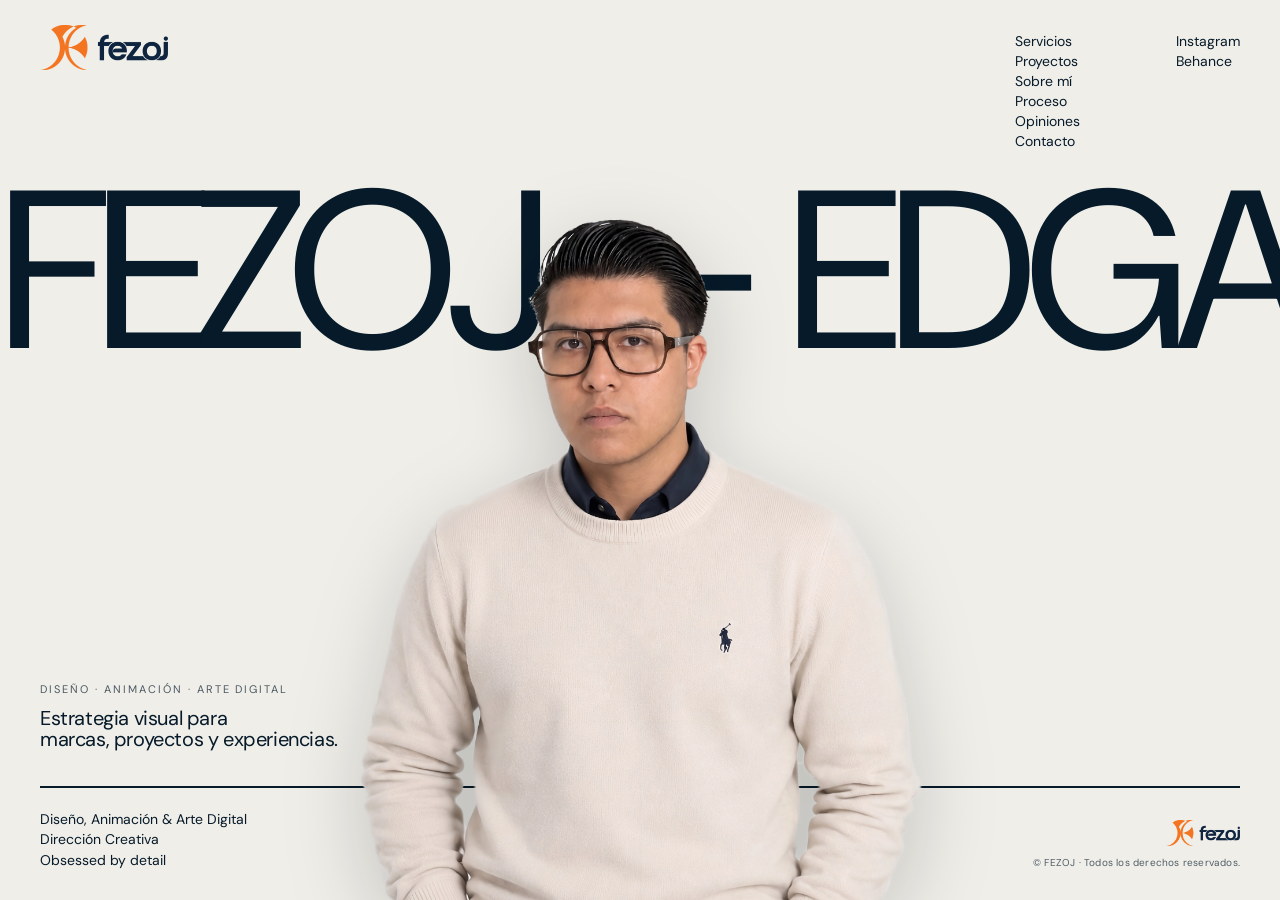
<file: index.html>
<!doctype html>
<html lang="es">
<head>
  <meta charset="utf-8">
  <meta name="viewport" content="width=device-width,initial-scale=1">
  <meta name="theme-color" content="#ffffff">

  <!-- DESCRIPCIÓN GENERAL -->
  <meta
    name="description"
    content="FEZOJ — Diseño, animación, arte digital y experiencias visuales. Desarrollo estrategias visuales para marcas, proyectos y experiencias."
  >

  <title>FEZOJ — Edgar Jozef</title>

  <!-- PREVISUALIZACIÓN PARA WHATSAPP Y REDES SOCIALES -->
  <meta property="og:type" content="website">
  <meta property="og:locale" content="es_MX">
  <meta property="og:site_name" content="FEZOJ">

  <meta
    property="og:title"
    content="FEZOJ — Edgar Jozef | Diseño y Dirección Creativa"
  >

  <meta
    property="og:description"
    content="Diseño, animación y arte digital. Desarrollo estrategias visuales para marcas, proyectos y experiencias."
  >

  <!-- URL OFICIAL DE LA PÁGINA -->
  <meta
    property="og:url"
    content="https://fezojdesing.github.io/fezoj_studio/"
  >

  <!-- IMAGEN EXCLUSIVA PARA LA PREVISUALIZACIÓN -->
  <meta
    property="og:image"
    content="https://fezojdesing.github.io/fezoj_studio/preview-fezoj.jpg?v=1"
  >

  <meta
    property="og:image:secure_url"
    content="https://fezojdesing.github.io/fezoj_studio/preview-fezoj.jpg?v=1"
  >

  <meta property="og:image:type" content="image/jpeg">
  <meta property="og:image:width" content="1200">
  <meta property="og:image:height" content="630">

  <meta
    property="og:image:alt"
    content="FEZOJ — Edgar Jozef, diseño y dirección creativa"
  >

  <!-- COMPATIBILIDAD CON TWITTER / X -->
  <meta name="twitter:card" content="summary_large_image">

  <meta
    name="twitter:title"
    content="FEZOJ — Edgar Jozef | Diseño y Dirección Creativa"
  >

  <meta
    name="twitter:description"
    content="Diseño, animación y arte digital. Desarrollo estrategias visuales para marcas, proyectos y experiencias."
  >

  <meta
    name="twitter:image"
    content="https://fezojdesing.github.io/fezoj_studio/preview-fezoj.jpg?v=1"
  >

  <!-- ESTILOS ORIGINALES -->
  <link rel="stylesheet" href="./index.css">
  <link rel="stylesheet" href="./menu.css">

</head>

<body class="home">

<main class="hero">

  <div class="marquee-wrap anim-fade-up">
    <div class="marquee">
      <span>FEZOJ — EDGAR JOZEF&nbsp;&nbsp;</span>
      <span>FEZOJ — EDGAR JOZEF&nbsp;&nbsp;</span>
    </div>
  </div>

  <div class="hero-portrait anim-rise-in">
    <img src="disenador.webp" alt="Edgar Jozef — FEZOJ" />
  </div>

  <header class="hero-header">

    <a class="brand logo-brand anim-fade-up" href="index.html" aria-label="FEZOJ — Inicio">
      <img src="fezoj_marca.webp" alt="FEZOJ">
    </a>

    <div class="desktop-cluster">

      <nav class="nav-stack" aria-label="Principal">
        <a class="anim-fade-up" style="--d:1000ms" href="servicios.html">Servicios</a>
        <a class="anim-fade-up" style="--d:1080ms" href="proyectos.html">Proyectos</a>
        <a class="anim-fade-up" style="--d:1160ms" href="sobre-mi.html">Sobre mí</a>
        <a class="anim-fade-up" style="--d:1240ms" href="proceso.html">Proceso</a>
        <a class="anim-fade-up" style="--d:1320ms" href="opiniones.html">Opiniones</a>
        <a class="anim-fade-up" style="--d:1400ms" href="contacto.html">Contacto</a>
      </nav>

      <nav class="nav-stack" aria-label="Social">
        <a class="anim-fade-up" style="--d:1150ms" href="https://www.instagram.com/fezoj.oficial/" target="_blank" rel="noreferrer">Instagram</a>
        <a class="anim-fade-up" style="--d:1230ms" href="https://www.behance.net/gallery/253564235/Portafolio-2026" target="_blank" rel="noreferrer">Behance</a>
      </nav>

    </div>

    <button class="hamburger" aria-label="Abrir menú" aria-expanded="false">
      <i></i><i></i><i></i>
    </button>

  </header>

  <div class="hero-intro anim-fade-up">
    <span>DISEÑO · ANIMACIÓN · ARTE DIGITAL</span>
    <strong>Estrategia visual para<br>marcas, proyectos y experiencias.</strong>
  </div>

  <div class="hero-rule anim-line"></div>

  <footer class="hero-footer">

    <div class="anim-fade-up" style="--d:1400ms">
      <span>Diseño, Animación &amp; Arte Digital</span>
      <span>Dirección Creativa</span>
      <span>Obsessed by detail</span>
    </div>

    <div class="anim-fade-up right hero-footer-legal" style="--d:1550ms">
      <img src="fezoj_marca.webp" alt="FEZOJ">
      <span>© FEZOJ · Todos los derechos reservados.</span>
    </div>

  </footer>

</main>

<div class="mobile-drawer" aria-hidden="true">

  <div class="drawer-backdrop"></div>

  <aside class="drawer-panel" aria-label="Menú móvil">

    <button class="drawer-close" aria-label="Cerrar menú">
      <span></span><span></span>
    </button>

    <span class="drawer-label">ÍNDICE DEL SITIO</span>

    <nav>
      <a href="index.html">Inicio</a>
      <a href="servicios.html">Servicios</a>
      <a href="proyectos.html">Proyectos</a>
      <a href="sobre-mi.html">Sobre mí</a>
      <a href="proceso.html">Proceso</a>
      <a href="opiniones.html">Opiniones</a>
      <a href="contacto.html">Contacto</a>
    </nav>

    <span class="drawer-label second">ENCUÉNTRANOS</span>

    <div class="drawer-social">
      <a href="https://www.instagram.com/fezoj.oficial/" target="_blank" rel="noreferrer">Instagram</a>
      <a href="https://www.behance.net/gallery/253564235/Portafolio-2026" target="_blank" rel="noreferrer">Behance</a>
    </div>

  </aside>

</div>

<script src="./script.js"></script>

</body>
</html>
</file>
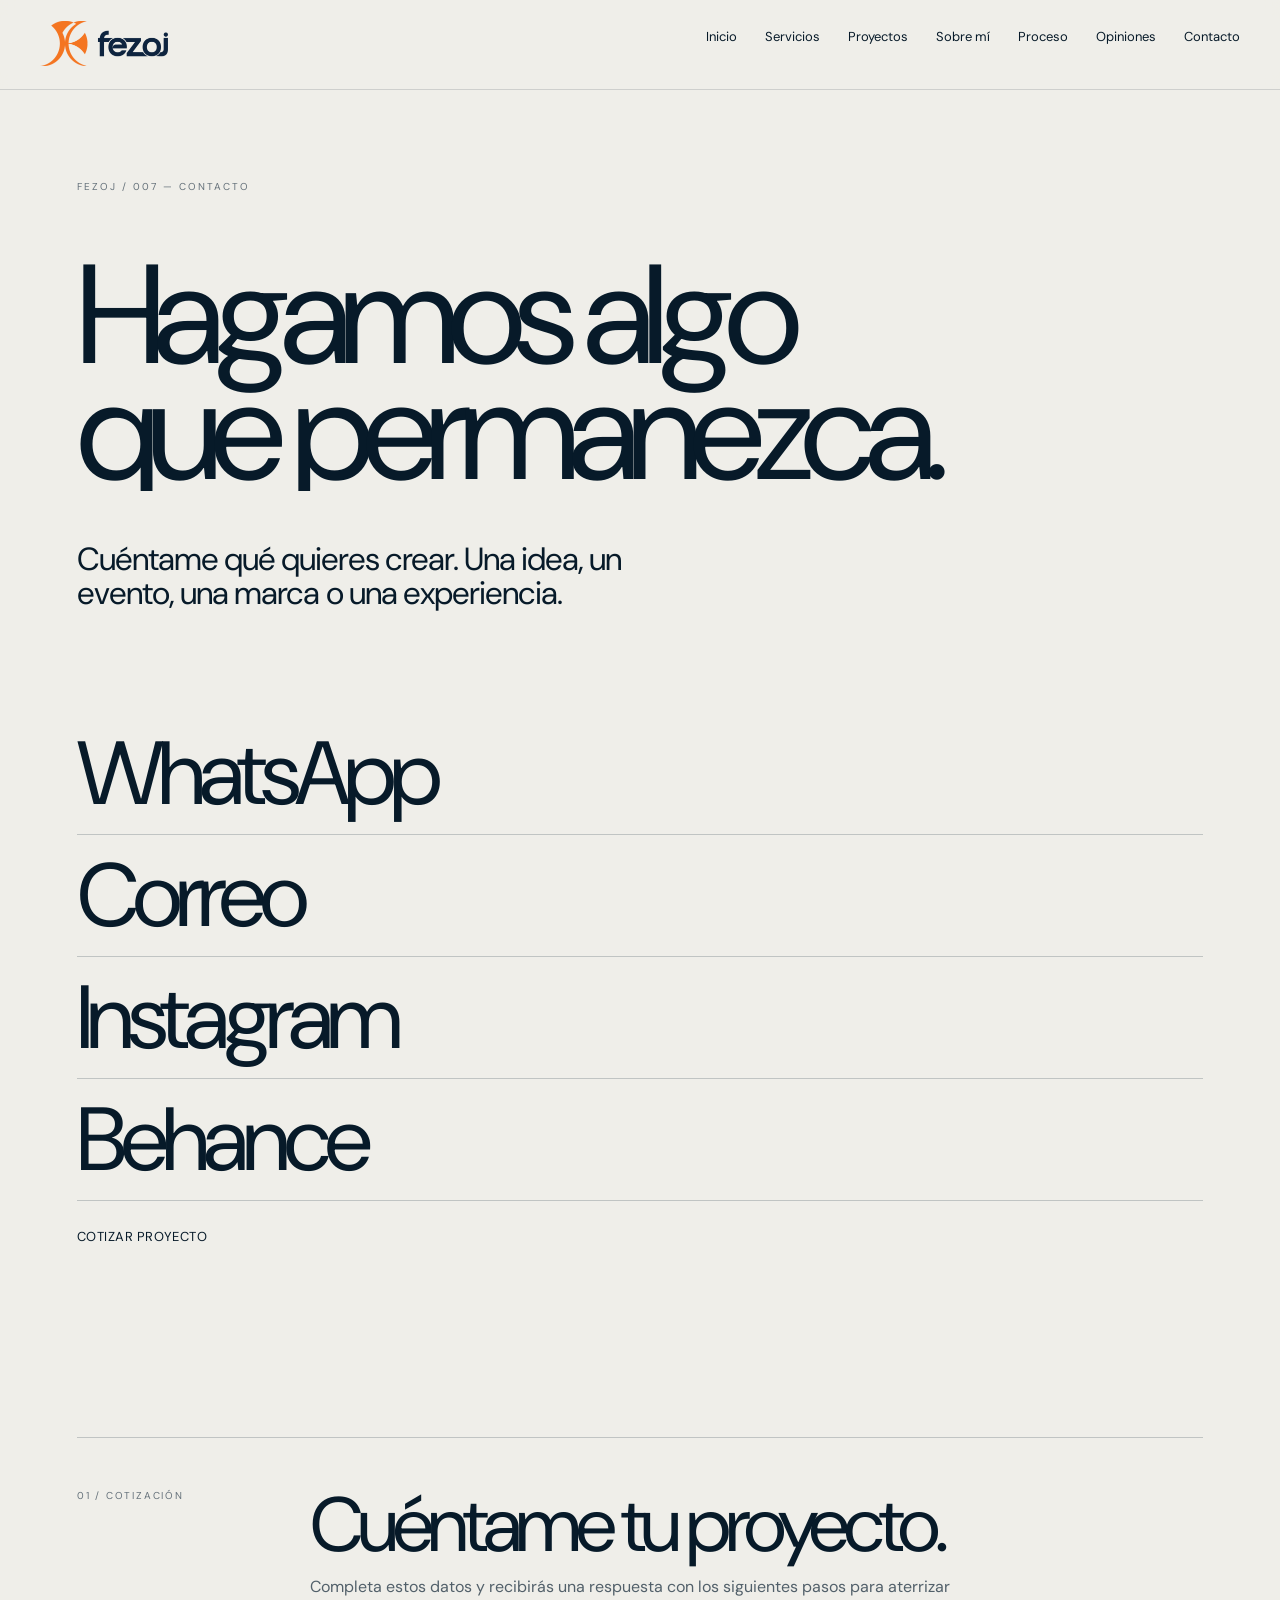
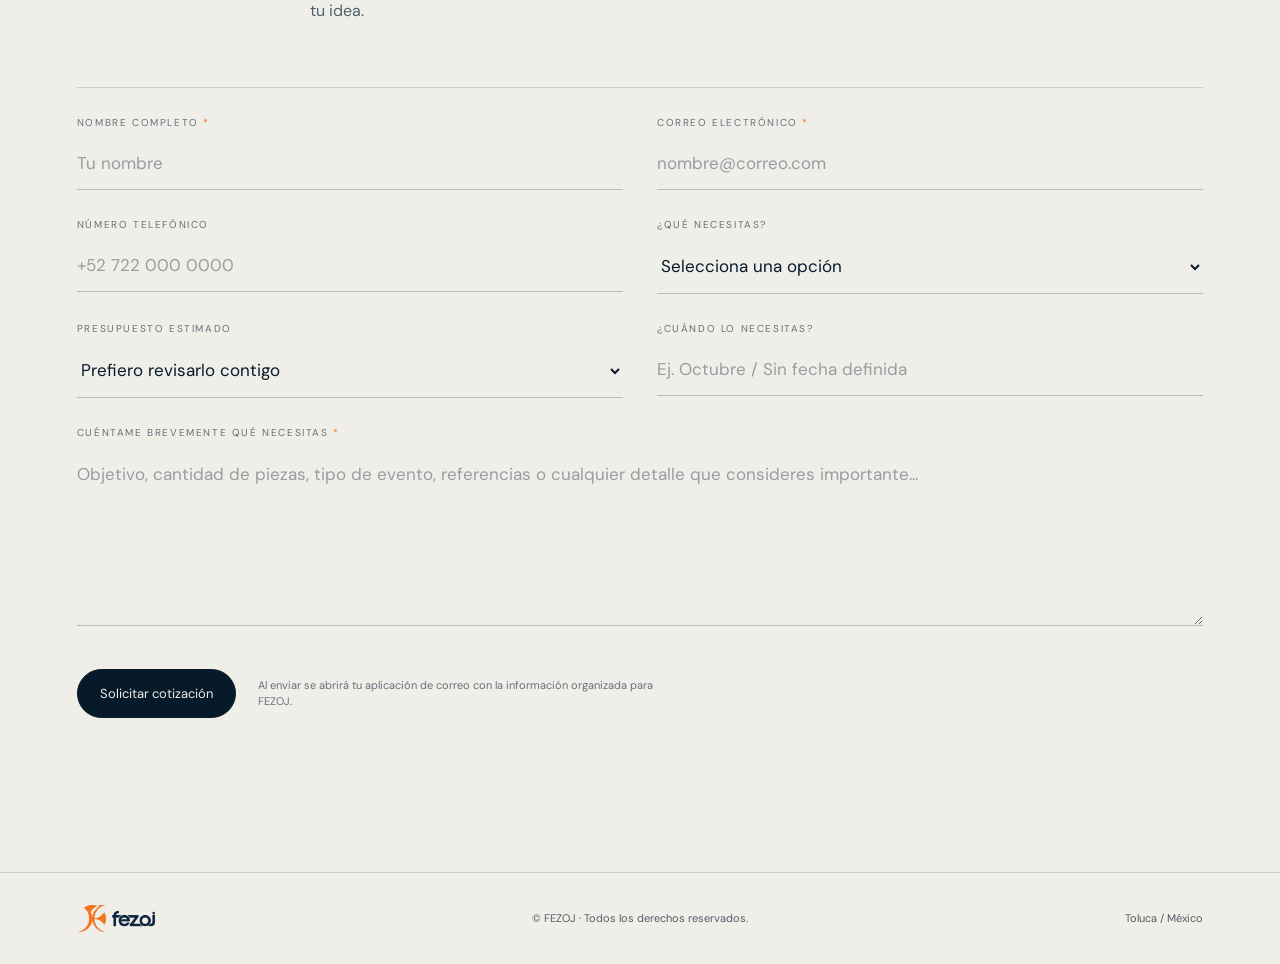
<file: contacto.html>
<!doctype html>
<html lang="es">
<head>
  <meta charset="utf-8">
  <meta name="viewport" content="width=device-width,initial-scale=1">
  <title>Contacto — FEZOJ</title>
  <link rel="stylesheet" href="./styles.css">
  <link rel="stylesheet" href="./contacto.css">
  <link rel="stylesheet" href="./menu.css">
</head>
<body class="page">
  <header class="site-header">
    <a class="site-brand logo-brand" href="index.html" aria-label="FEZOJ — Inicio"><img src="fezoj_marca.webp" alt="FEZOJ"></a>
    <nav>
      <a href="index.html">Inicio</a>
      <a href="servicios.html">Servicios</a>
      <a href="proyectos.html">Proyectos</a>
      <a href="sobre-mi.html">Sobre mí</a>
      <a href="proceso.html">Proceso</a>
      <a href="opiniones.html">Opiniones</a>
      <a href="contacto.html">Contacto</a>
    </nav>
    <button class="hamburger" aria-label="Abrir menú" aria-expanded="false"><i></i><i></i><i></i></button>
  </header>

  <main class="page-main contact-page">
    <section class="contact-intro">
      <span class="page-kicker page-load-reveal">FEZOJ / 007 — CONTACTO</span>
      <h1 class="page-title page-load-reveal">Hagamos algo<br>que permanezca.</h1>
      <p class="page-intro page-load-reveal">Cuéntame qué quieres crear. Una idea, un evento, una marca o una experiencia.</p>
      <div class="contact-links">
        <a href="https://wa.me/527223825990" target="_blank" rel="noreferrer">WhatsApp</a>
        <a href="mailto:fezojdesing@gmail.com">Correo</a>
        <a href="https://www.instagram.com/fezoj.oficial/" target="_blank" rel="noreferrer">Instagram</a>
        <a href="https://www.behance.net/gallery/253564235/Portafolio-2026" target="_blank" rel="noreferrer">Behance</a>
        <a href="#cotizar" class="contact-quote-link">Cotizar proyecto</a>
      </div>
    </section>

    <section class="quote-section" id="cotizar">
      <div class="section-heading">
        <span class="section-index">01 / COTIZACIÓN</span>
        <div>
          <h2>Cuéntame tu proyecto.</h2>
          <p>Completa estos datos y recibirás una respuesta con los siguientes pasos para aterrizar tu idea.</p>
        </div>
      </div>

      <form class="quote-form" id="quoteForm">
        <div class="form-field">
          <label for="quote-name">Nombre completo <span>*</span></label>
          <input id="quote-name" name="name" type="text" autocomplete="name" required placeholder="Tu nombre">
        </div>
        <div class="form-field">
          <label for="quote-email">Correo electrónico <span>*</span></label>
          <input id="quote-email" name="email" type="email" autocomplete="email" required placeholder="nombre@correo.com">
        </div>
        <div class="form-field">
          <label for="quote-phone">Número telefónico</label>
          <input id="quote-phone" name="phone" type="tel" autocomplete="tel" placeholder="+52 722 000 0000">
        </div>
        <div class="form-field">
          <label for="quote-service">¿Qué necesitas?</label>
          <select id="quote-service" name="service">
            <option value="">Selecciona una opción</option>
            <option>Diseño gráfico / identidad</option>
            <option>Animación / motion graphics</option>
            <option>Producción audiovisual</option>
            <option>Experiencia / evento</option>
            <option>Marketing / contenido</option>
            <option>Desarrollo de páginas web</option>
            <option>Otro proyecto</option>
          </select>
        </div>
        <div class="form-field">
          <label for="quote-budget">Presupuesto estimado</label>
          <select id="quote-budget" name="budget">
            <option value="">Prefiero revisarlo contigo</option>
            <option>Menos de $5,000 MXN</option>
            <option>$5,000 — $10,000 MXN</option>
            <option>$10,000 — $25,000 MXN</option>
            <option>$25,000 — $50,000 MXN</option>
            <option>Más de $50,000 MXN</option>
          </select>
        </div>
        <div class="form-field">
          <label for="quote-date">¿Cuándo lo necesitas?</label>
          <input id="quote-date" name="date" type="text" placeholder="Ej. Octubre / Sin fecha definida">
        </div>
        <div class="form-field form-field-full">
          <label for="quote-message">Cuéntame brevemente qué necesitas <span>*</span></label>
          <textarea id="quote-message" name="message" rows="6" required placeholder="Objetivo, cantidad de piezas, tipo de evento, referencias o cualquier detalle que consideres importante..."></textarea>
        </div>
        <div class="form-actions form-field-full">
          <button class="primary-button" type="submit">Solicitar cotización <span></span></button>
          <p>Al enviar se abrirá tu aplicación de correo con la información organizada para FEZOJ.</p>
        </div>
      </form>
    </section>

    
  </main>

  <footer class="site-footer"><div class="footer-brand"><img src="fezoj_marca.webp" alt="FEZOJ"></div><span>© FEZOJ · Todos los derechos reservados.</span><span>Toluca / México</span></footer>

  <div class="mobile-drawer" aria-hidden="true">
    <div class="drawer-backdrop"></div>
    <aside class="drawer-panel" aria-label="Menú móvil">
      <button class="drawer-close" aria-label="Cerrar menú"><span></span><span></span></button>
      <span class="drawer-label">ÍNDICE DEL SITIO</span>
      <nav>
        <a href="index.html">Inicio</a>
        <a href="servicios.html">Servicios</a>
        <a href="proyectos.html">Proyectos</a>
        <a href="sobre-mi.html">Sobre mí</a>
        <a href="proceso.html">Proceso</a>
        <a href="opiniones.html">Opiniones</a>
        <a href="contacto.html">Contacto</a>
      </nav>
      <span class="drawer-label second">ENCUÉNTRANOS</span>
      <div class="drawer-social">
        <a href="https://www.instagram.com/fezoj.oficial/" target="_blank" rel="noreferrer">Instagram</a>
        <a href="https://www.behance.net/gallery/253564235/Portafolio-2026" target="_blank" rel="noreferrer">Behance</a>
      </div>
    </aside>
  </div>

  <script src="./script.js"></script>
  <script>
    (() => {
      const mail = 'fezojdesing@gmail.com';
      const quoteForm = document.getElementById('quoteForm');
      const reviewForm = document.getElementById('reviewForm');
      const ratingInput = document.getElementById('review-rating');
      const stars = [...document.querySelectorAll('.star')];
      const reviewsTrack = document.getElementById('reviewsTrack');
      const reviewsEmpty = document.getElementById('reviewsEmpty');
      const reviewPrev = document.querySelector('.review-prev');
      const reviewNext = document.querySelector('.review-next');
      const reviewDots = document.getElementById('reviewDots');

      const supabaseClient = window.supabase?.createClient(
        window.FEZOJ_SUPABASE_URL,
        window.FEZOJ_SUPABASE_PUBLISHABLE_KEY
      );

      const encode = value => encodeURIComponent(value || '');

      quoteForm?.addEventListener('submit', event => {
        event.preventDefault();
        const data = new FormData(quoteForm);
        const subject = `Solicitud de cotización — ${data.get('name')}`;
        const body = [
          'SOLICITUD DE COTIZACIÓN — FEZOJ', '',
          `Nombre: ${data.get('name')}`,
          `Correo: ${data.get('email')}`,
          `Teléfono: ${data.get('phone') || 'No proporcionado'}`,
          `Servicio: ${data.get('service') || 'No especificado'}`,
          `Presupuesto: ${data.get('budget') || 'Prefiero revisarlo contigo'}`,
          `Fecha / plazo: ${data.get('date') || 'No definido'}`, '',
          'DETALLES DEL PROYECTO:',
          data.get('message')
        ].join('\n');
        window.location.href = `mailto:${mail}?subject=${encode(subject)}&body=${encode(body)}`;
      });

    })();
  </script>
</body>
</html>
</file>
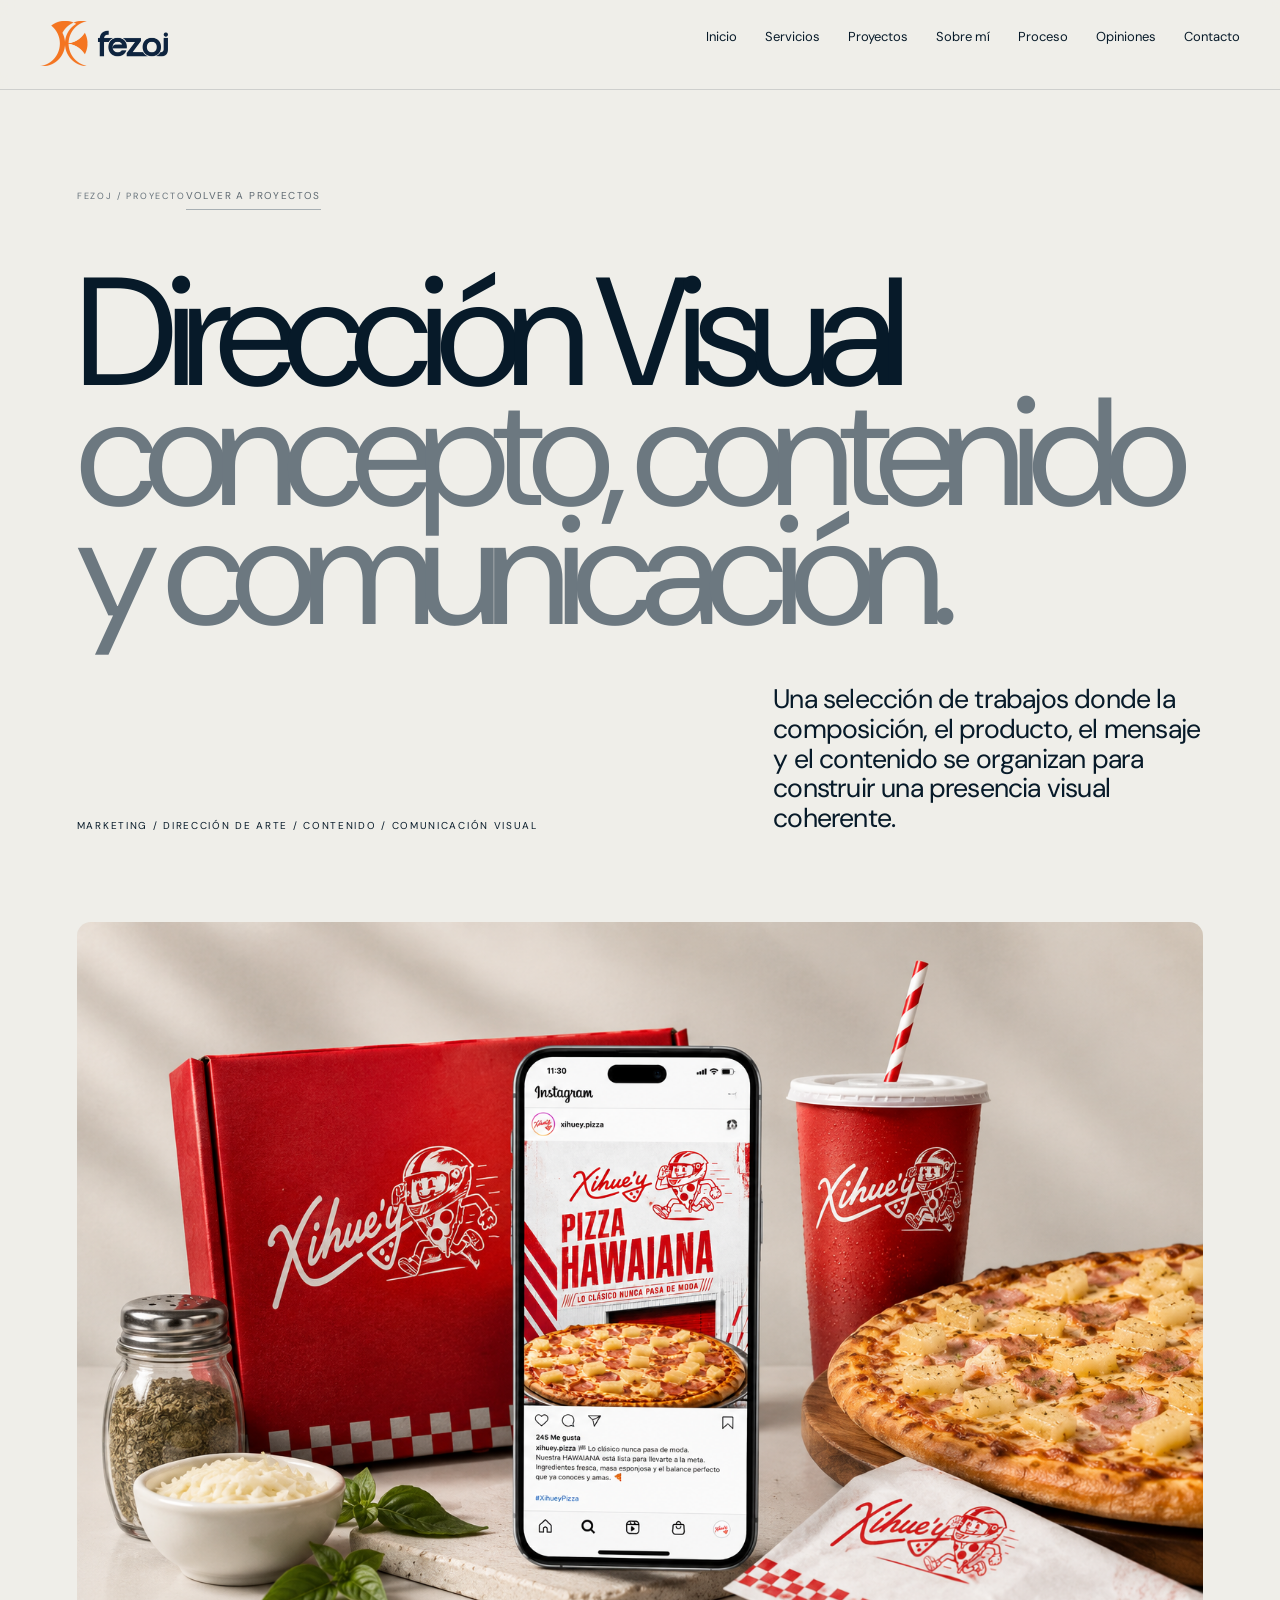
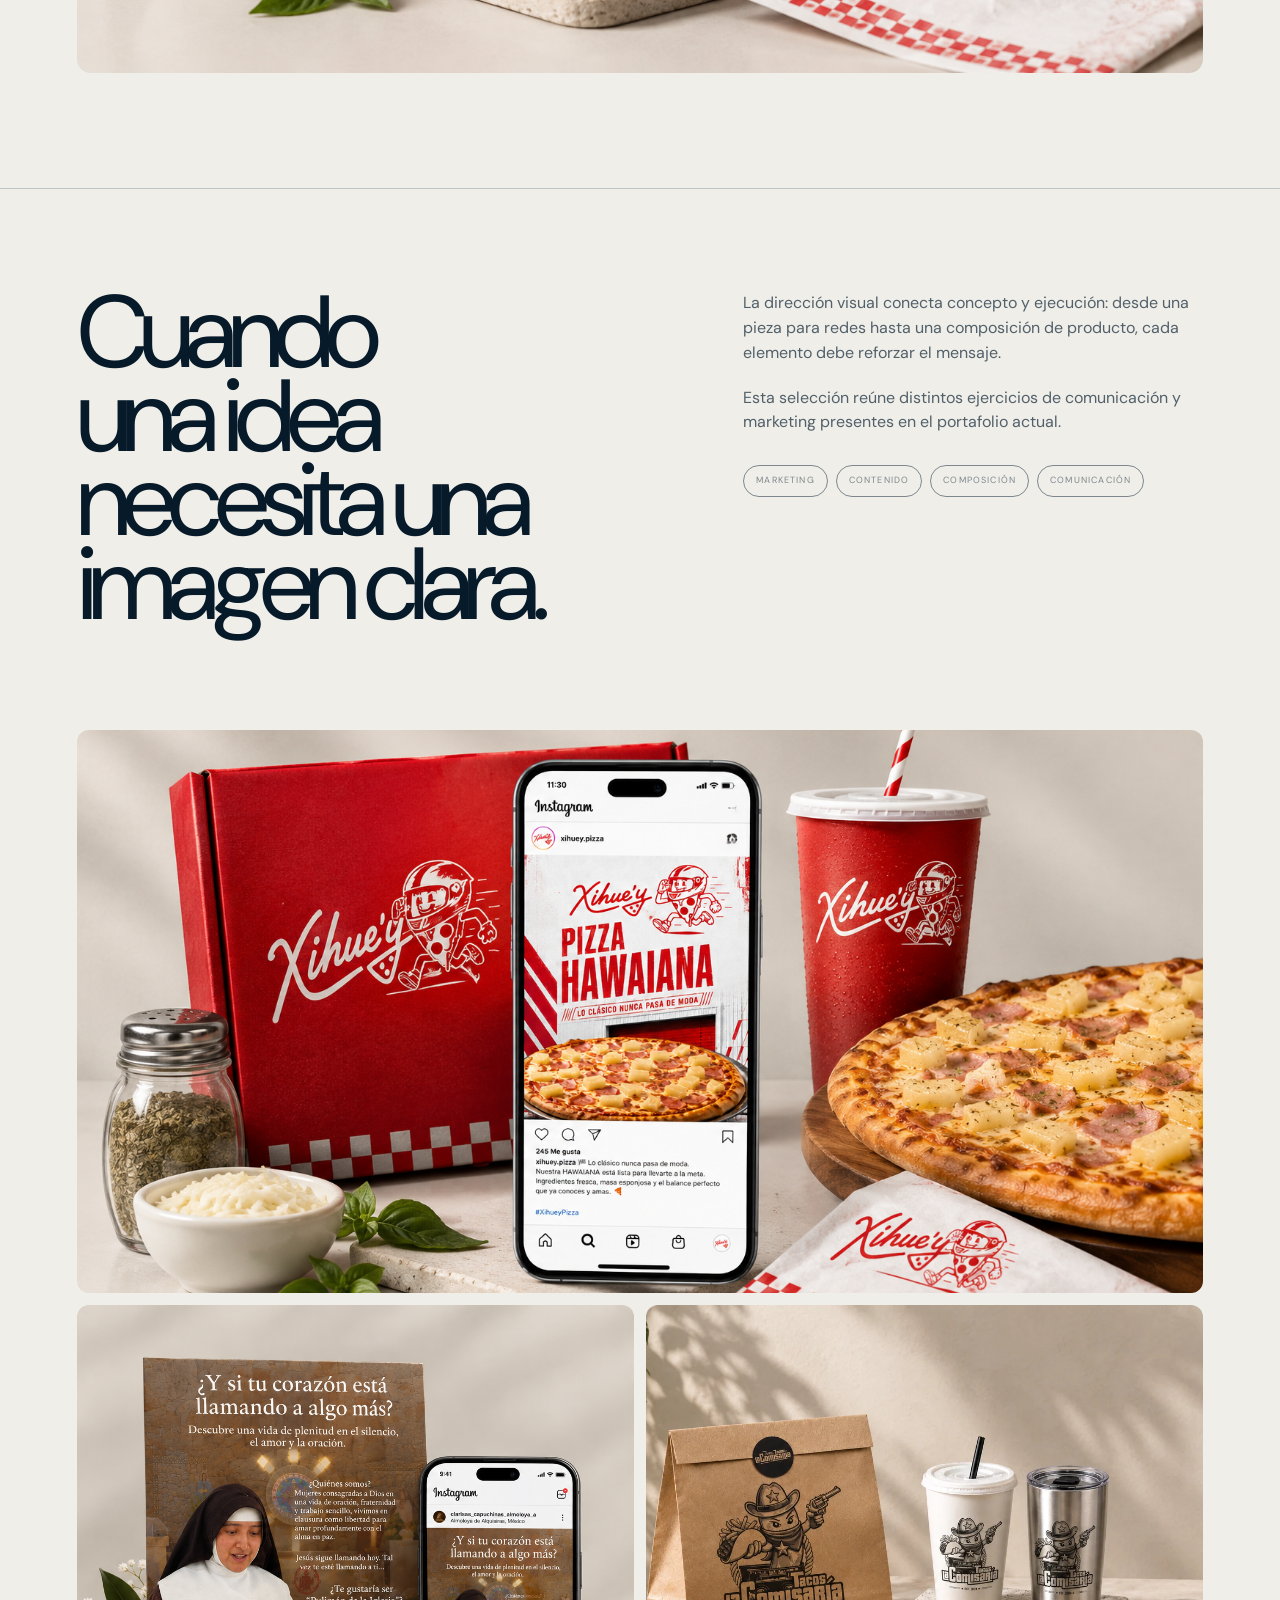
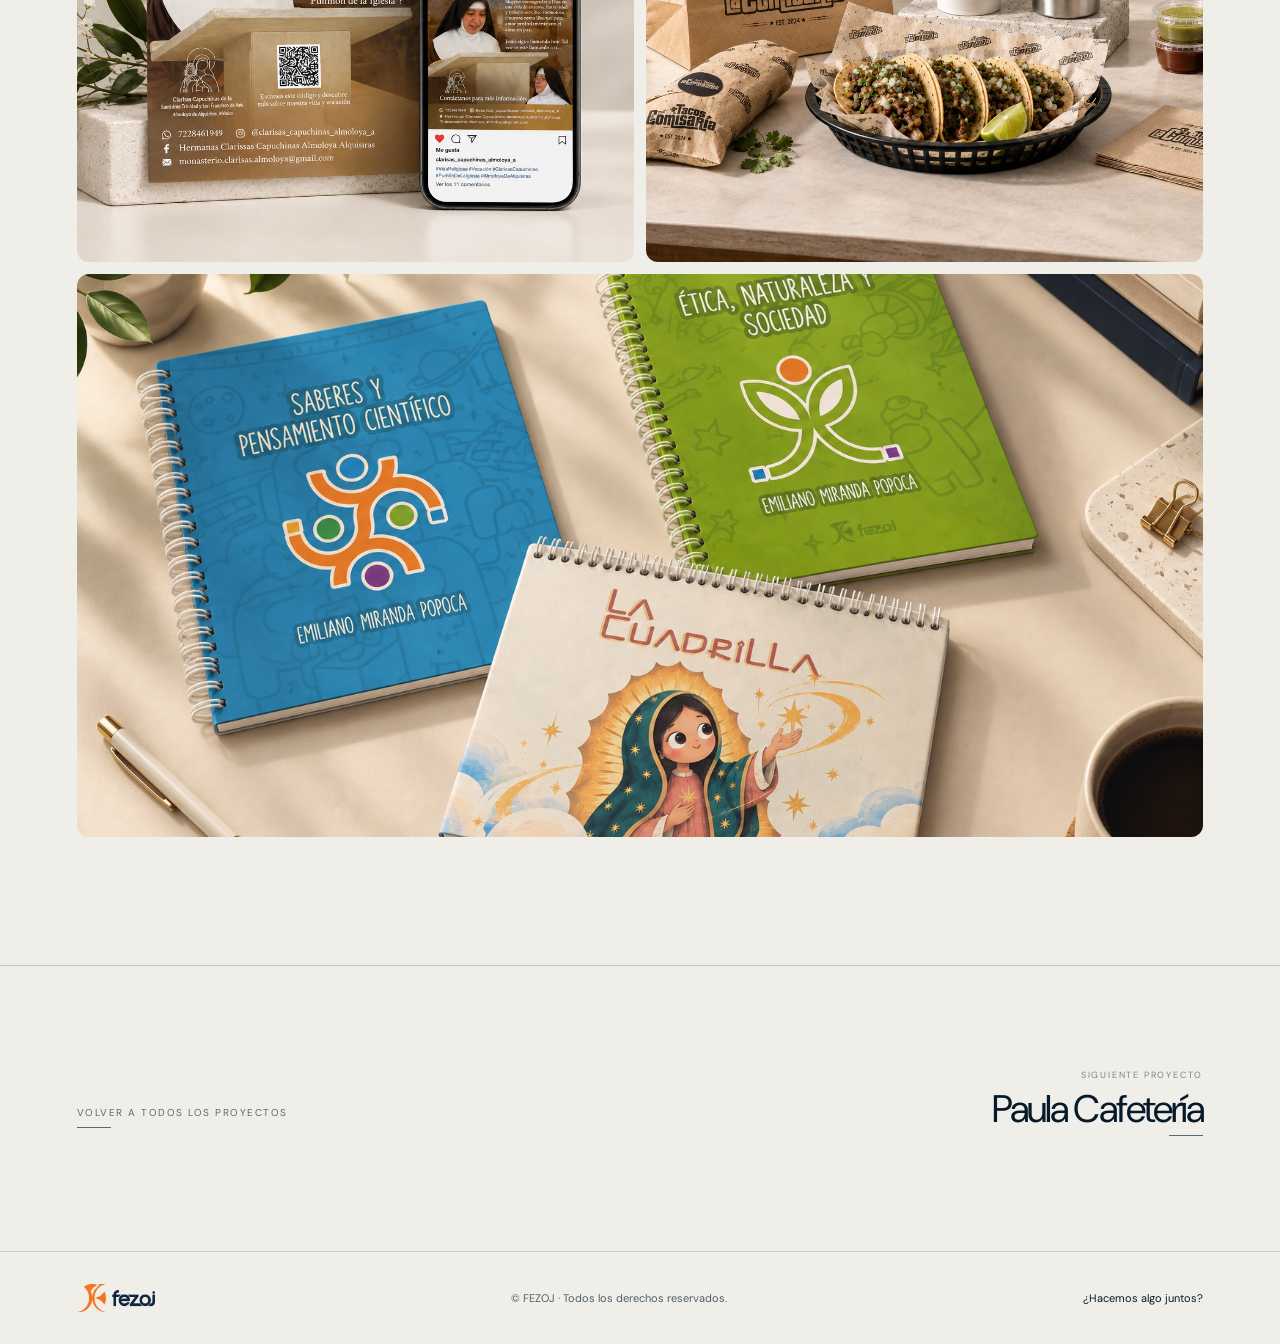
<file: direccion-visual.html>
<!doctype html><html lang="es"><head><meta charset="utf-8"><meta name="viewport" content="width=device-width,initial-scale=1"><meta name="description" content="Dirección Visual — Proyecto FEZOJ."><title>Dirección Visual — FEZOJ</title><link rel="stylesheet" href="./styles.css"><link rel="stylesheet" href="./caso.css"><link rel="stylesheet" href="./menu.css"></head><body class="page case-page">
<header class="site-header"><a class="site-brand logo-brand" href="index.html" aria-label="FEZOJ — Inicio"><img src="fezoj_marca.webp" alt="FEZOJ"></a><nav aria-label="Principal"><a href="index.html">Inicio</a><a href="servicios.html">Servicios</a><a href="proyectos.html" aria-current="page">Proyectos</a><a href="sobre-mi.html">Sobre mí</a><a href="proceso.html">Proceso</a><a href="opiniones.html">Opiniones</a><a href="contacto.html">Contacto</a></nav><button class="hamburger" aria-label="Abrir menú" aria-expanded="false"><i></i><i></i><i></i></button></header>
<main>
<section class="case-hero"><span class="case-kicker">FEZOJ / PROYECTO</span><a class="case-back" href="proyectos.html">Volver a proyectos</a><h1 class="case-title">Dirección Visual<br><em>concepto, contenido y comunicación.</em></h1><div class="case-subline"><span class="services">Marketing / Dirección de arte / Contenido / Comunicación visual</span><p>Una selección de trabajos donde la composición, el producto, el mensaje y el contenido se organizan para construir una presencia visual coherente.</p></div></section>
<section class="case-media"><img src="xihuey.webp" alt="Dirección Visual"></section>
<section class="case-section"><div class="case-grid"><h2>Cuando una idea necesita una imagen clara.</h2><div class="case-copy"><p>La dirección visual conecta concepto y ejecución: desde una pieza para redes hasta una composición de producto, cada elemento debe reforzar el mensaje.</p><p>Esta selección reúne distintos ejercicios de comunicación y marketing presentes en el portafolio actual.</p><div class="case-tags"><span>Marketing</span><span>Contenido</span><span>Composición</span><span>Comunicación</span></div></div></div></section>
<section class="case-gallery"><figure class="wide"><img src="xihuey.webp" alt="Dirección visual para marca gastronómica"></figure><figure><img src="monjitas.webp" alt="Campaña de comunicación digital"></figure><figure><img src="laComisaria.webp" alt="Dirección visual de producto"></figure><figure class="wide"><img src="Cuadernos.webp" alt="Aplicación de identidad en producto"></figure></section>
<section class="case-next" aria-label="Navegación entre proyectos">
  <div class="case-navigation">
    <a class="case-nav-back" href="proyectos.html">Volver a todos los proyectos</a>
    <a class="case-nav-next" href="paula-cafe.html"><span>SIGUIENTE PROYECTO</span><strong>Paula Cafetería</strong></a>
  </div>
</section>
</main>
<footer class="site-footer"><div class="footer-brand"><img src="fezoj_marca.webp" alt="FEZOJ"></div><span>© FEZOJ · Todos los derechos reservados.</span><a href="contacto.html">¿Hacemos algo juntos?</a></footer>
<div class="mobile-drawer" aria-hidden="true"><div class="drawer-backdrop"></div><aside class="drawer-panel" aria-label="Menú móvil"><button class="drawer-close" aria-label="Cerrar menú"><span></span><span></span></button><span class="drawer-label">ÍNDICE DEL SITIO</span><nav><a href="index.html">Inicio</a><a href="servicios.html">Servicios</a><a href="proyectos.html">Proyectos</a><a href="sobre-mi.html">Sobre mí</a><a href="proceso.html">Proceso</a><a href="opiniones.html">Opiniones</a><a href="contacto.html">Contacto</a></nav><span class="drawer-label second">ENCUÉNTRANOS</span><div class="drawer-social"><a href="https://www.instagram.com/fezoj.oficial/" target="_blank" rel="noreferrer">Instagram</a><a href="https://www.behance.net/gallery/253564235/Portafolio-2026" target="_blank" rel="noreferrer">Behance</a></div></aside></div>
<script src="./script.js"></script></body></html>
</file>
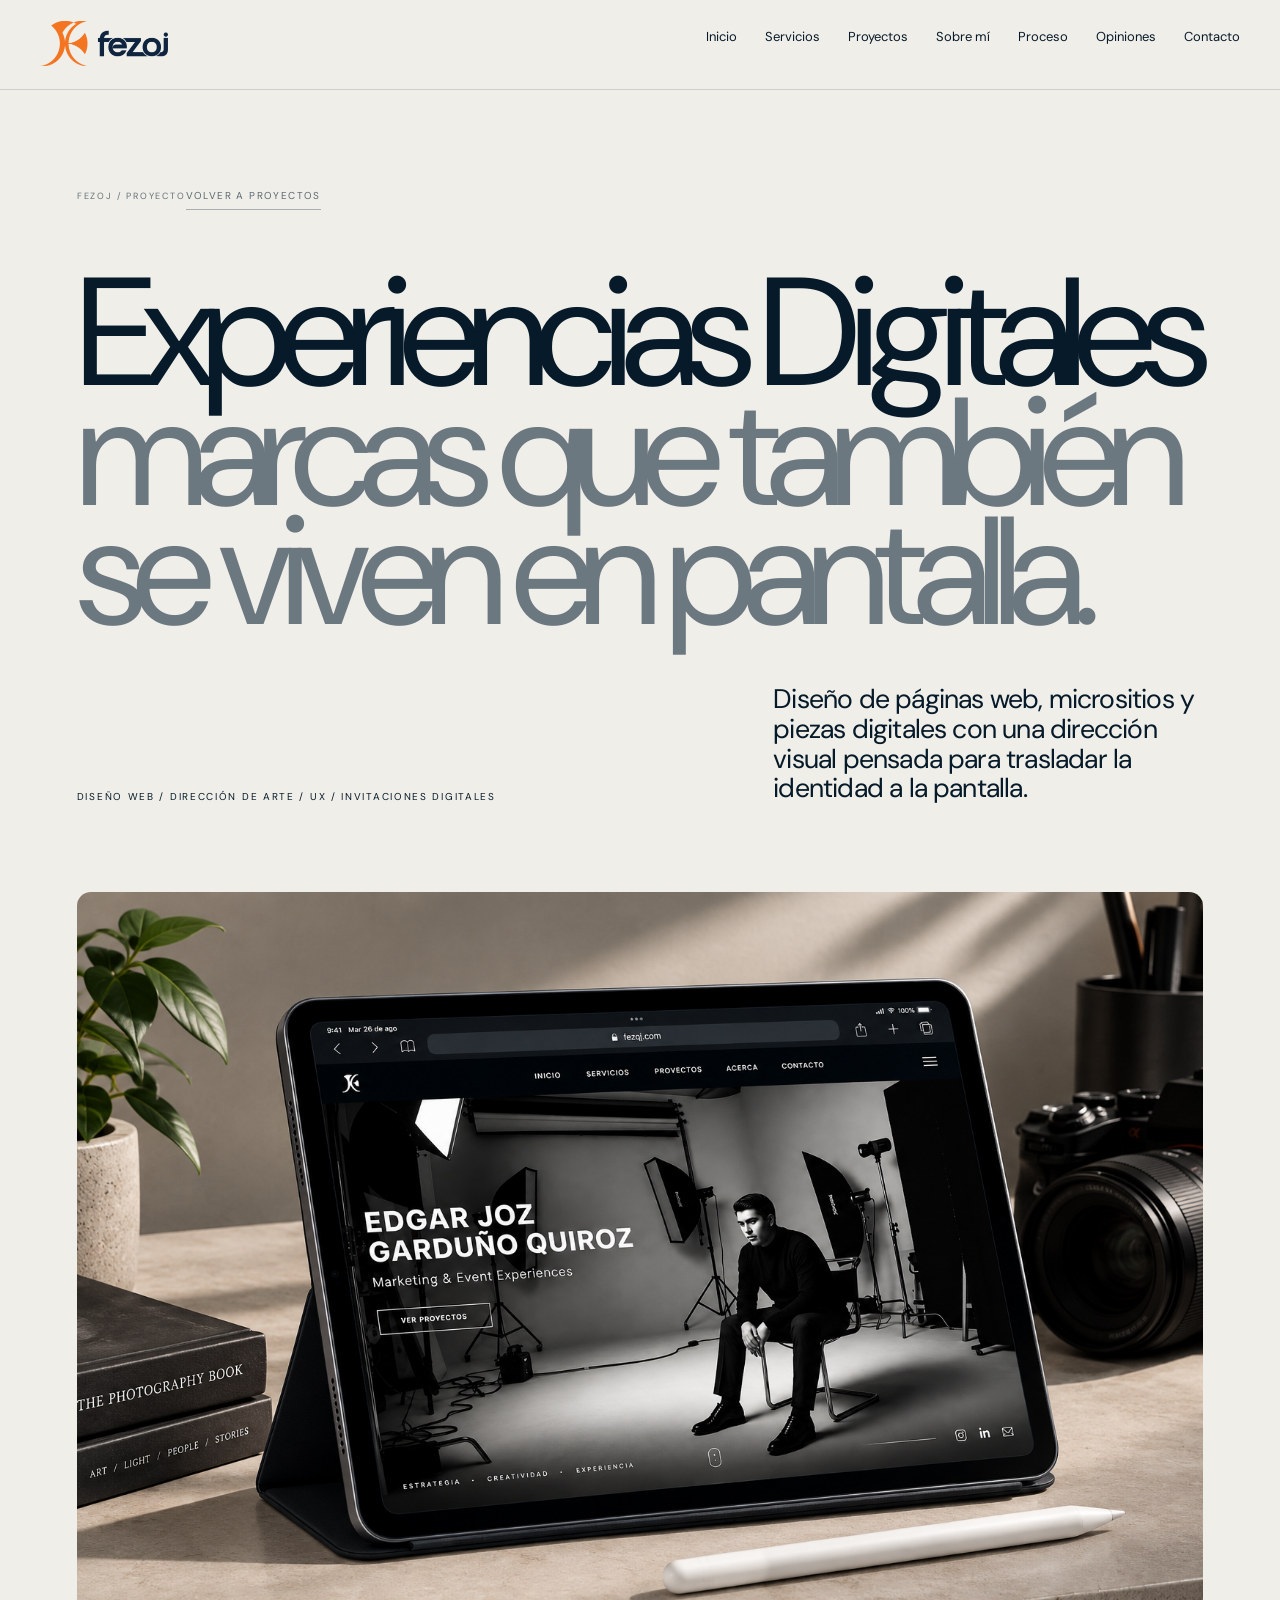
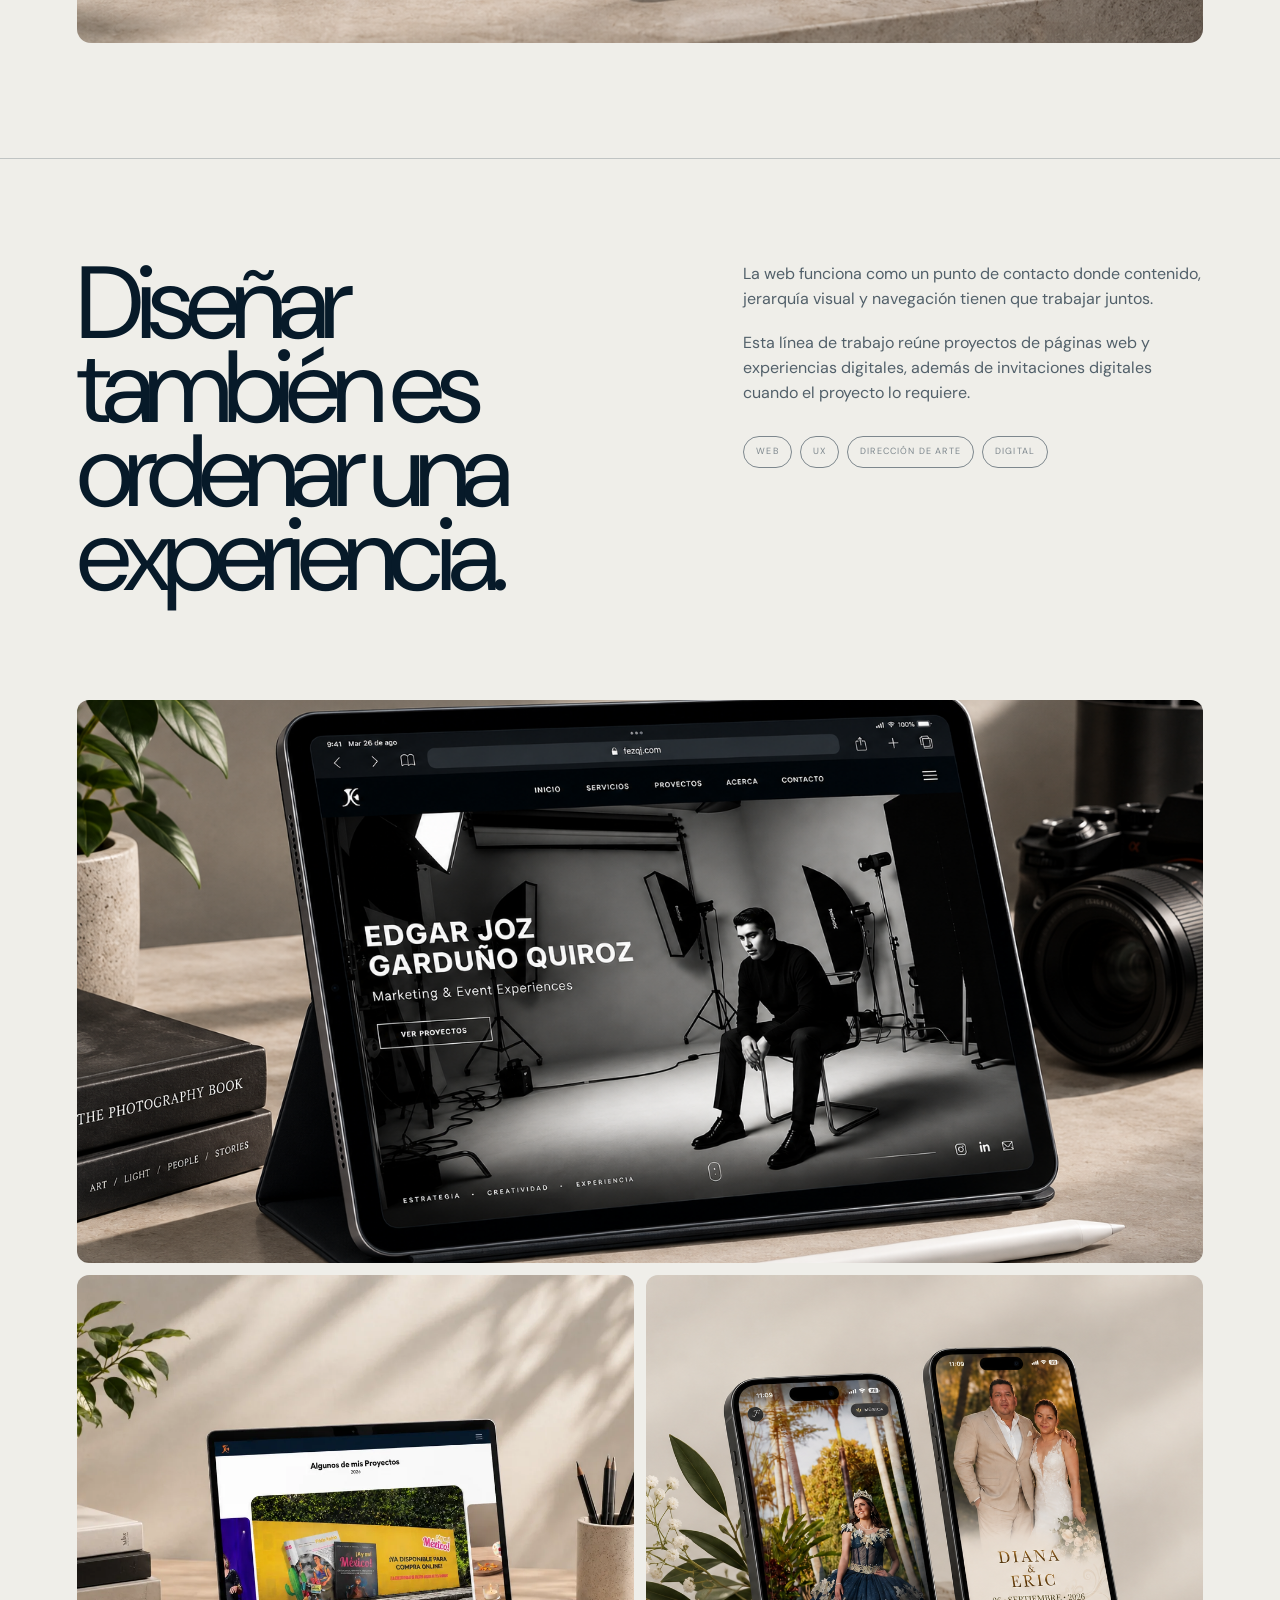
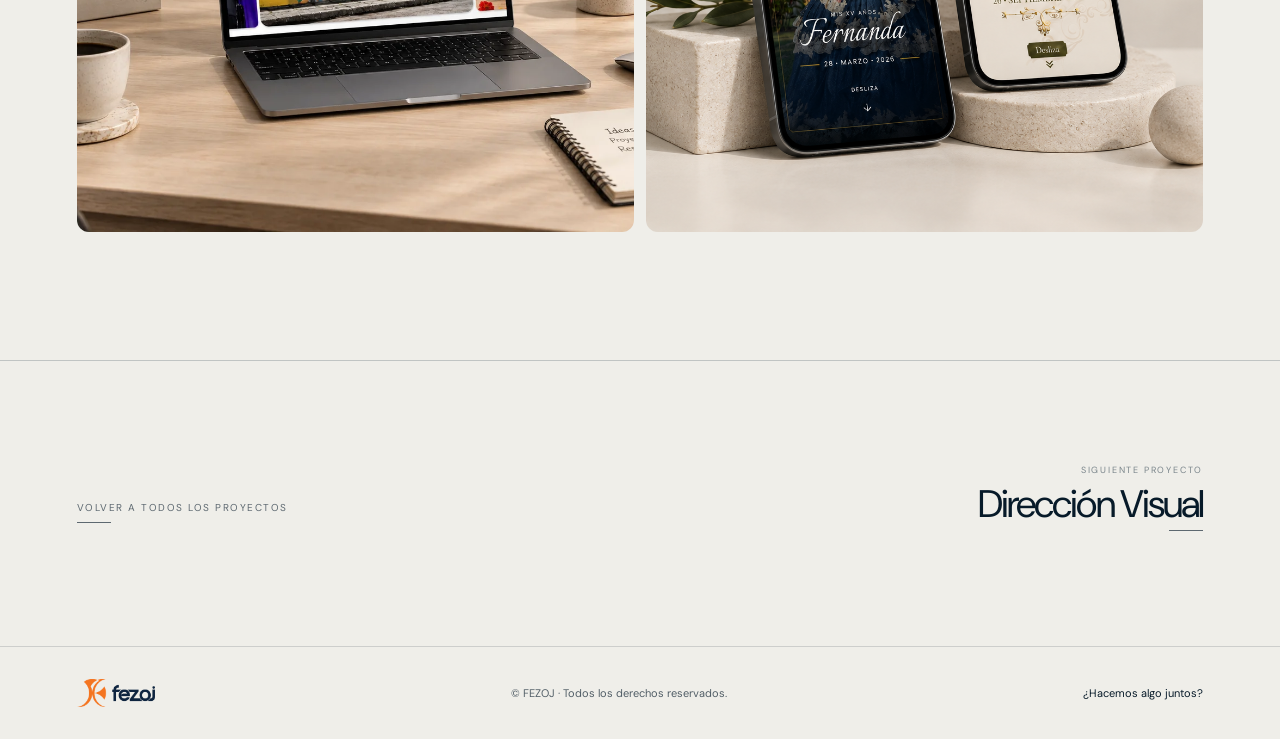
<file: experiencias-digitales.html>
<!doctype html><html lang="es"><head><meta charset="utf-8"><meta name="viewport" content="width=device-width,initial-scale=1"><meta name="description" content="Experiencias Digitales — Proyecto FEZOJ."><title>Experiencias Digitales — FEZOJ</title><link rel="stylesheet" href="./styles.css"><link rel="stylesheet" href="./caso.css"><link rel="stylesheet" href="./menu.css"></head><body class="page case-page">
<header class="site-header"><a class="site-brand logo-brand" href="index.html" aria-label="FEZOJ — Inicio"><img src="fezoj_marca.webp" alt="FEZOJ"></a><nav aria-label="Principal"><a href="index.html">Inicio</a><a href="servicios.html">Servicios</a><a href="proyectos.html" aria-current="page">Proyectos</a><a href="sobre-mi.html">Sobre mí</a><a href="proceso.html">Proceso</a><a href="opiniones.html">Opiniones</a><a href="contacto.html">Contacto</a></nav><button class="hamburger" aria-label="Abrir menú" aria-expanded="false"><i></i><i></i><i></i></button></header>
<main>
<section class="case-hero"><span class="case-kicker">FEZOJ / PROYECTO</span><a class="case-back" href="proyectos.html">Volver a proyectos</a><h1 class="case-title">Experiencias Digitales<br><em>marcas que también se viven en pantalla.</em></h1><div class="case-subline"><span class="services">Diseño web / Dirección de arte / UX / Invitaciones digitales</span><p>Diseño de páginas web, micrositios y piezas digitales con una dirección visual pensada para trasladar la identidad a la pantalla.</p></div></section>
<section class="case-media"><img src="paginaweb.webp" alt="Experiencias Digitales"></section>
<section class="case-section"><div class="case-grid"><h2>Diseñar también es ordenar una experiencia.</h2><div class="case-copy"><p>La web funciona como un punto de contacto donde contenido, jerarquía visual y navegación tienen que trabajar juntos.</p><p>Esta línea de trabajo reúne proyectos de páginas web y experiencias digitales, además de invitaciones digitales cuando el proyecto lo requiere.</p><div class="case-tags"><span>Web</span><span>UX</span><span>Dirección de arte</span><span>Digital</span></div></div></div></section>
<section class="case-gallery"><figure class="wide"><img src="paginaweb.webp" alt="Diseño web FEZOJ"></figure><figure><img src="paginaweb2.webp" alt="Diseño de página web en laptop"></figure><figure><img src="invitacion digital.webp" alt="Invitación digital en móvil"></figure></section>
<section class="case-next" aria-label="Navegación entre proyectos">
  <div class="case-navigation">
    <a class="case-nav-back" href="proyectos.html">Volver a todos los proyectos</a>
    <a class="case-nav-next" href="direccion-visual.html"><span>SIGUIENTE PROYECTO</span><strong>Dirección Visual</strong></a>
  </div>
</section>
</main>
<footer class="site-footer"><div class="footer-brand"><img src="fezoj_marca.webp" alt="FEZOJ"></div><span>© FEZOJ · Todos los derechos reservados.</span><a href="contacto.html">¿Hacemos algo juntos?</a></footer>
<div class="mobile-drawer" aria-hidden="true"><div class="drawer-backdrop"></div><aside class="drawer-panel" aria-label="Menú móvil"><button class="drawer-close" aria-label="Cerrar menú"><span></span><span></span></button><span class="drawer-label">ÍNDICE DEL SITIO</span><nav><a href="index.html">Inicio</a><a href="servicios.html">Servicios</a><a href="proyectos.html">Proyectos</a><a href="sobre-mi.html">Sobre mí</a><a href="proceso.html">Proceso</a><a href="opiniones.html">Opiniones</a><a href="contacto.html">Contacto</a></nav><span class="drawer-label second">ENCUÉNTRANOS</span><div class="drawer-social"><a href="https://www.instagram.com/fezoj.oficial/" target="_blank" rel="noreferrer">Instagram</a><a href="https://www.behance.net/gallery/253564235/Portafolio-2026" target="_blank" rel="noreferrer">Behance</a></div></aside></div>
<script src="./script.js"></script></body></html>
</file>
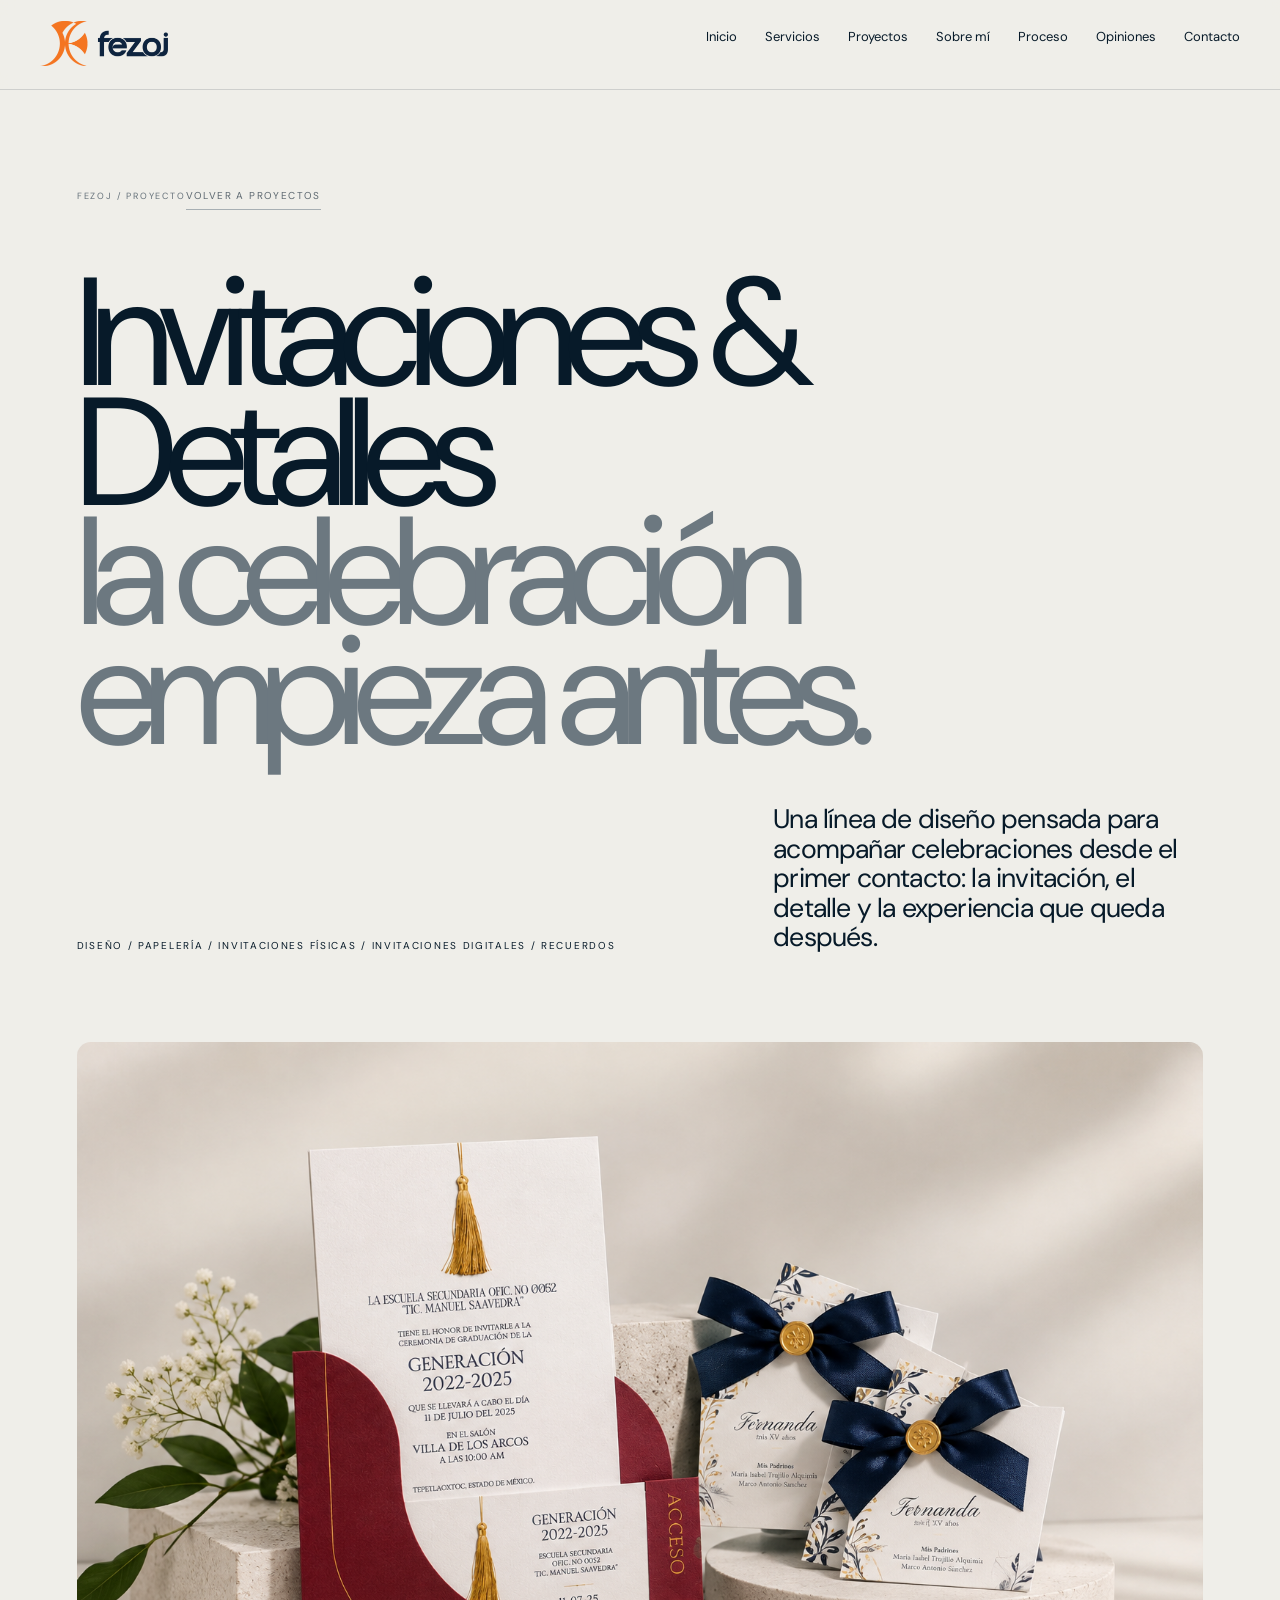
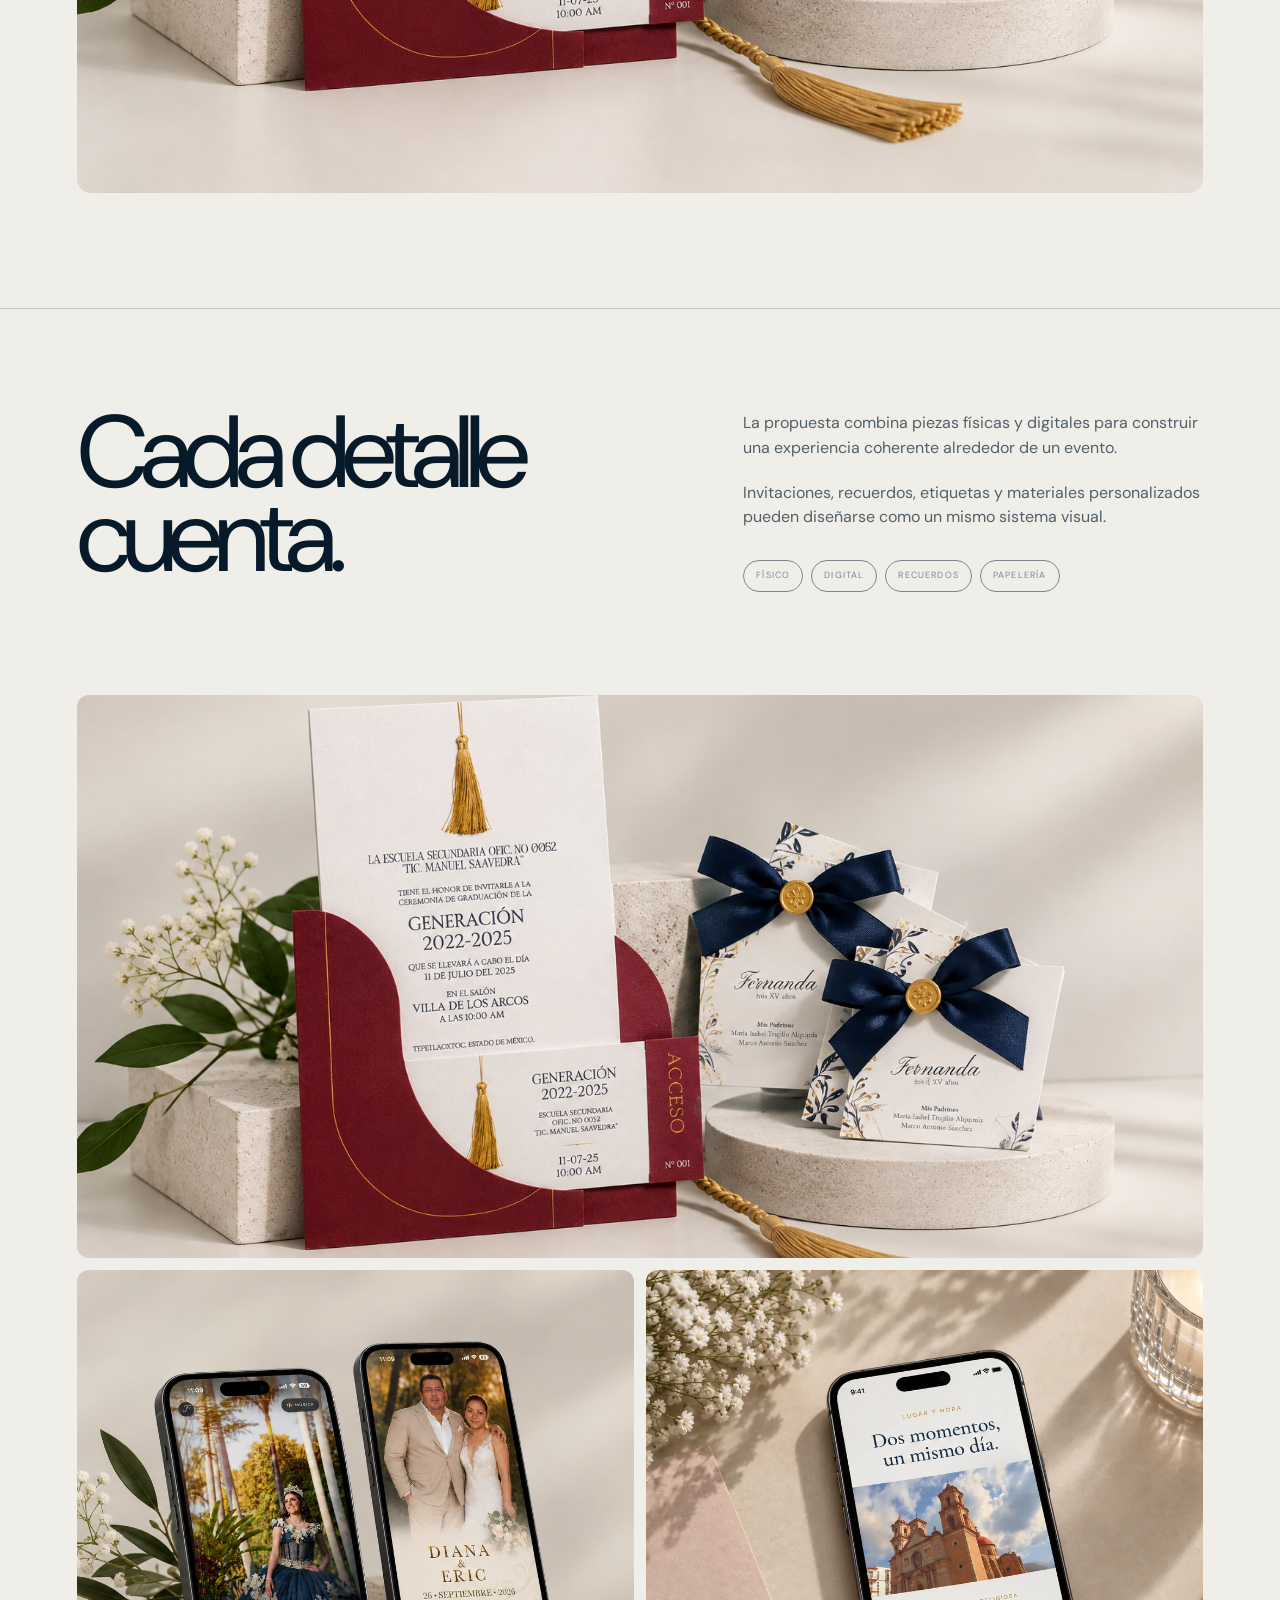
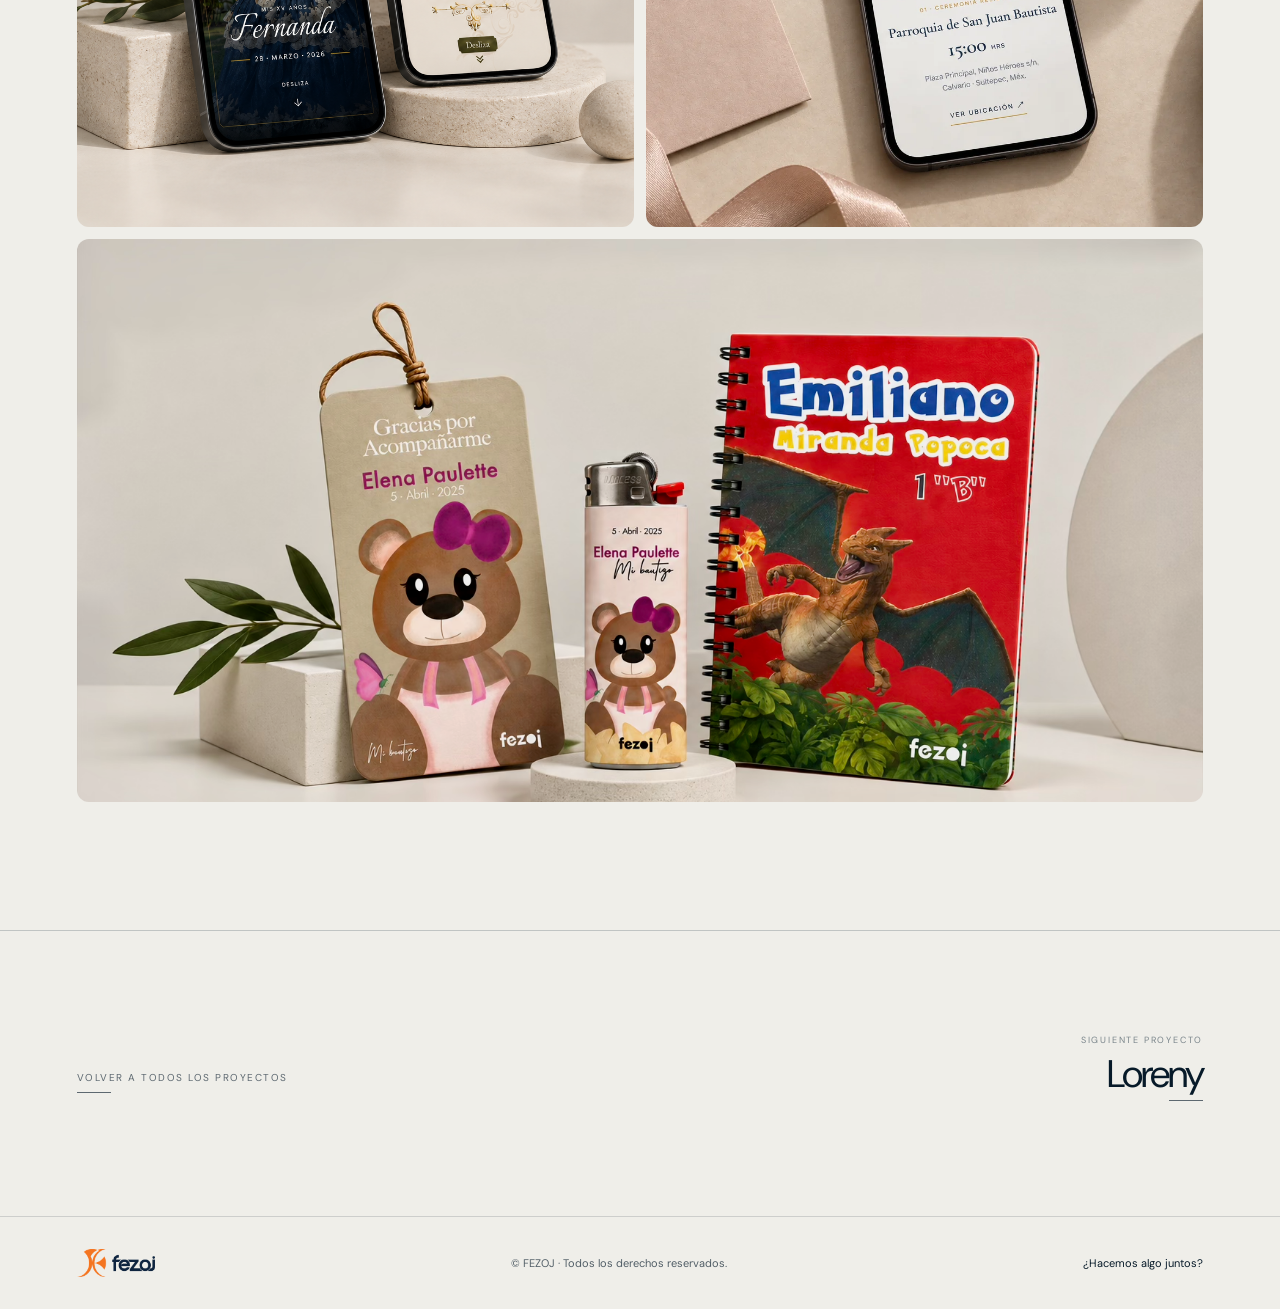
<file: invitaciones.html>
<!doctype html><html lang="es"><head><meta charset="utf-8"><meta name="viewport" content="width=device-width,initial-scale=1"><meta name="description" content="Invitaciones & Detalles — Proyecto FEZOJ."><title>Invitaciones & Detalles — FEZOJ</title><link rel="stylesheet" href="./styles.css"><link rel="stylesheet" href="./caso.css"><link rel="stylesheet" href="./menu.css"></head><body class="page case-page">
<header class="site-header"><a class="site-brand logo-brand" href="index.html" aria-label="FEZOJ — Inicio"><img src="fezoj_marca.webp" alt="FEZOJ"></a><nav aria-label="Principal"><a href="index.html">Inicio</a><a href="servicios.html">Servicios</a><a href="proyectos.html" aria-current="page">Proyectos</a><a href="sobre-mi.html">Sobre mí</a><a href="proceso.html">Proceso</a><a href="opiniones.html">Opiniones</a><a href="contacto.html">Contacto</a></nav><button class="hamburger" aria-label="Abrir menú" aria-expanded="false"><i></i><i></i><i></i></button></header>
<main>
<section class="case-hero"><span class="case-kicker">FEZOJ / PROYECTO</span><a class="case-back" href="proyectos.html">Volver a proyectos</a><h1 class="case-title">Invitaciones & Detalles<br><em>la celebración empieza antes.</em></h1><div class="case-subline"><span class="services">Diseño / Papelería / Invitaciones físicas / Invitaciones digitales / Recuerdos</span><p>Una línea de diseño pensada para acompañar celebraciones desde el primer contacto: la invitación, el detalle y la experiencia que queda después.</p></div></section>
<section class="case-media"><img src="invitaciones.webp" alt="Invitaciones & Detalles"></section>
<section class="case-section"><div class="case-grid"><h2>Cada detalle cuenta.</h2><div class="case-copy"><p>La propuesta combina piezas físicas y digitales para construir una experiencia coherente alrededor de un evento.</p><p>Invitaciones, recuerdos, etiquetas y materiales personalizados pueden diseñarse como un mismo sistema visual.</p><div class="case-tags"><span>Físico</span><span>Digital</span><span>Recuerdos</span><span>Papelería</span></div></div></div></section>
<section class="case-gallery"><figure class="wide"><img src="invitaciones.webp" alt="Invitaciones físicas"></figure><figure><img src="invitacion digital.webp" alt="Invitación digital"></figure><figure><img src="invitacion2.webp" alt="Detalle de invitación digital"></figure><figure class="wide"><img src="Producto-1.webp" alt="Recuerdos y productos personalizados"></figure></section>
<section class="case-next" aria-label="Navegación entre proyectos">
  <div class="case-navigation">
    <a class="case-nav-back" href="proyectos.html">Volver a todos los proyectos</a>
    <a class="case-nav-next" href="loreny.html"><span>SIGUIENTE PROYECTO</span><strong>Loreny</strong></a>
  </div>
</section>
</main>
<footer class="site-footer"><div class="footer-brand"><img src="fezoj_marca.webp" alt="FEZOJ"></div><span>© FEZOJ · Todos los derechos reservados.</span><a href="contacto.html">¿Hacemos algo juntos?</a></footer>
<div class="mobile-drawer" aria-hidden="true"><div class="drawer-backdrop"></div><aside class="drawer-panel" aria-label="Menú móvil"><button class="drawer-close" aria-label="Cerrar menú"><span></span><span></span></button><span class="drawer-label">ÍNDICE DEL SITIO</span><nav><a href="index.html">Inicio</a><a href="servicios.html">Servicios</a><a href="proyectos.html">Proyectos</a><a href="sobre-mi.html">Sobre mí</a><a href="proceso.html">Proceso</a><a href="opiniones.html">Opiniones</a><a href="contacto.html">Contacto</a></nav><span class="drawer-label second">ENCUÉNTRANOS</span><div class="drawer-social"><a href="https://www.instagram.com/fezoj.oficial/" target="_blank" rel="noreferrer">Instagram</a><a href="https://www.behance.net/gallery/253564235/Portafolio-2026" target="_blank" rel="noreferrer">Behance</a></div></aside></div>
<script src="./script.js"></script></body></html>
</file>
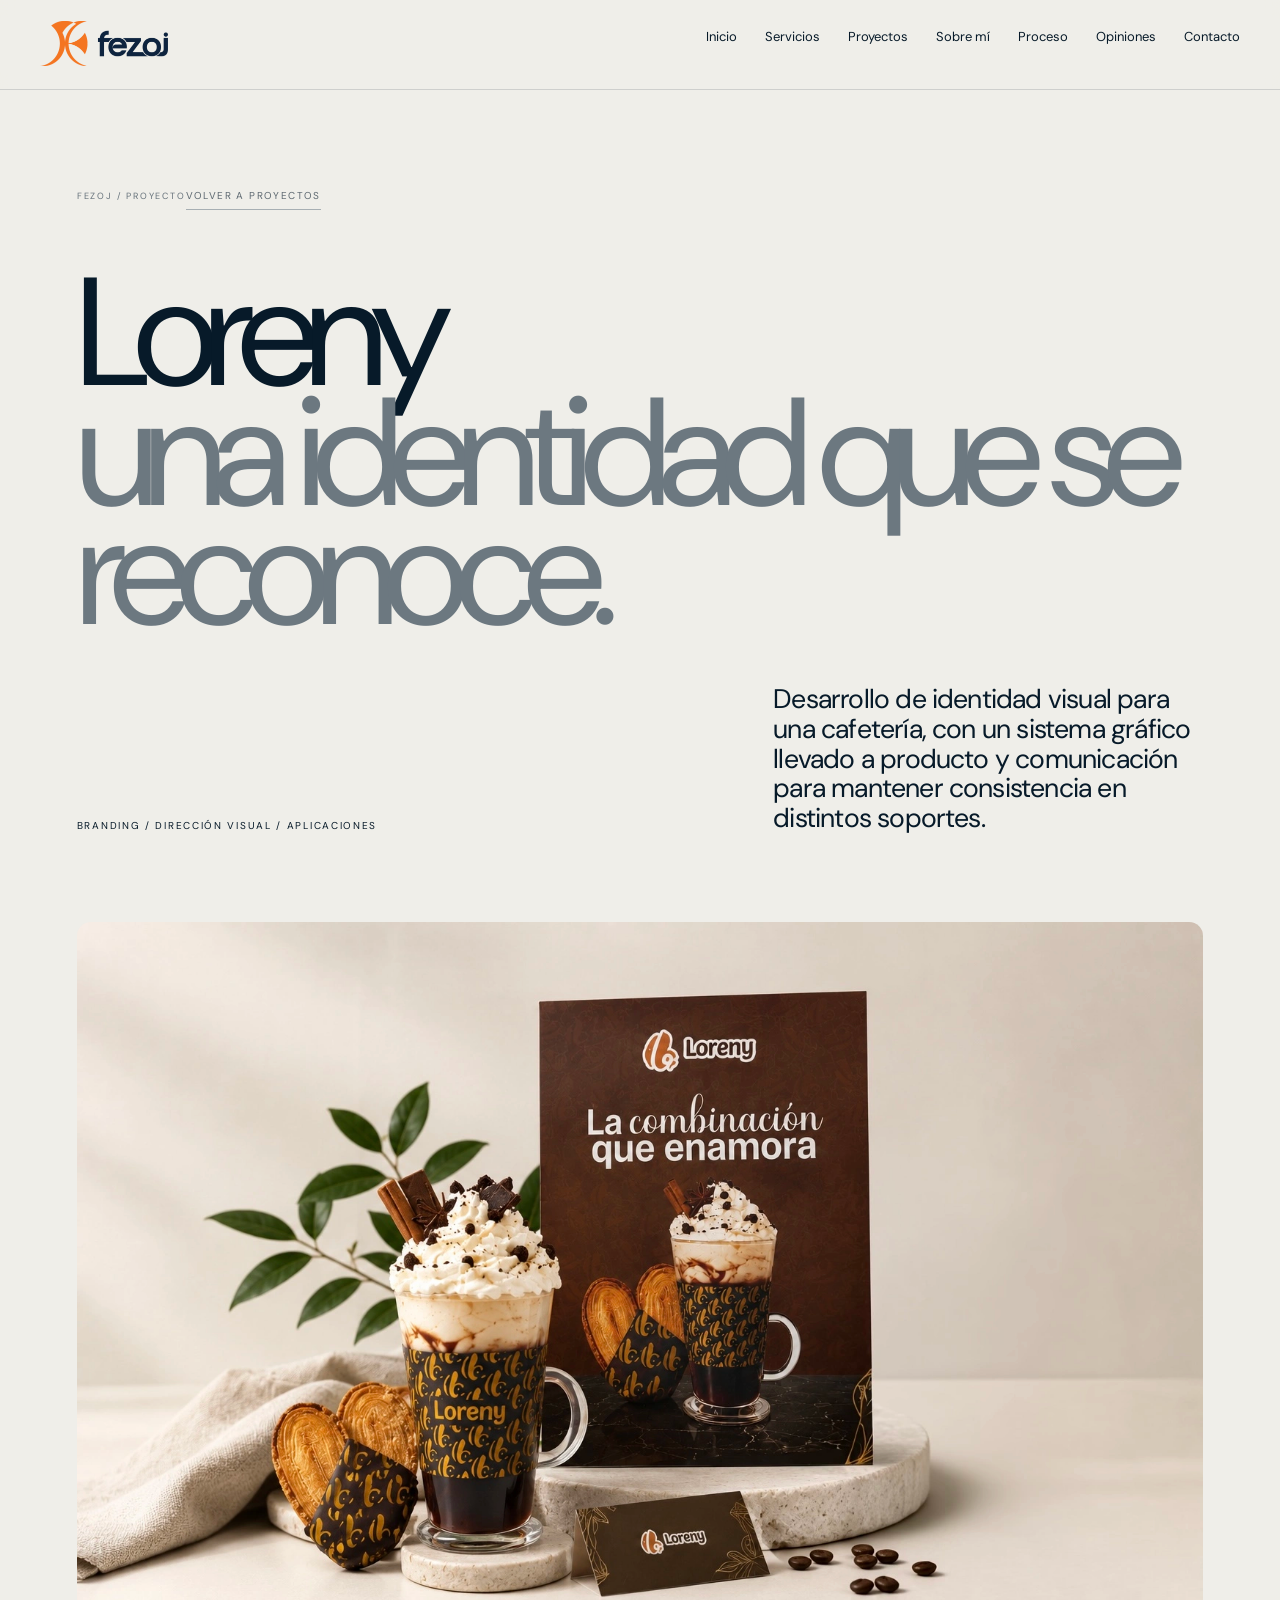
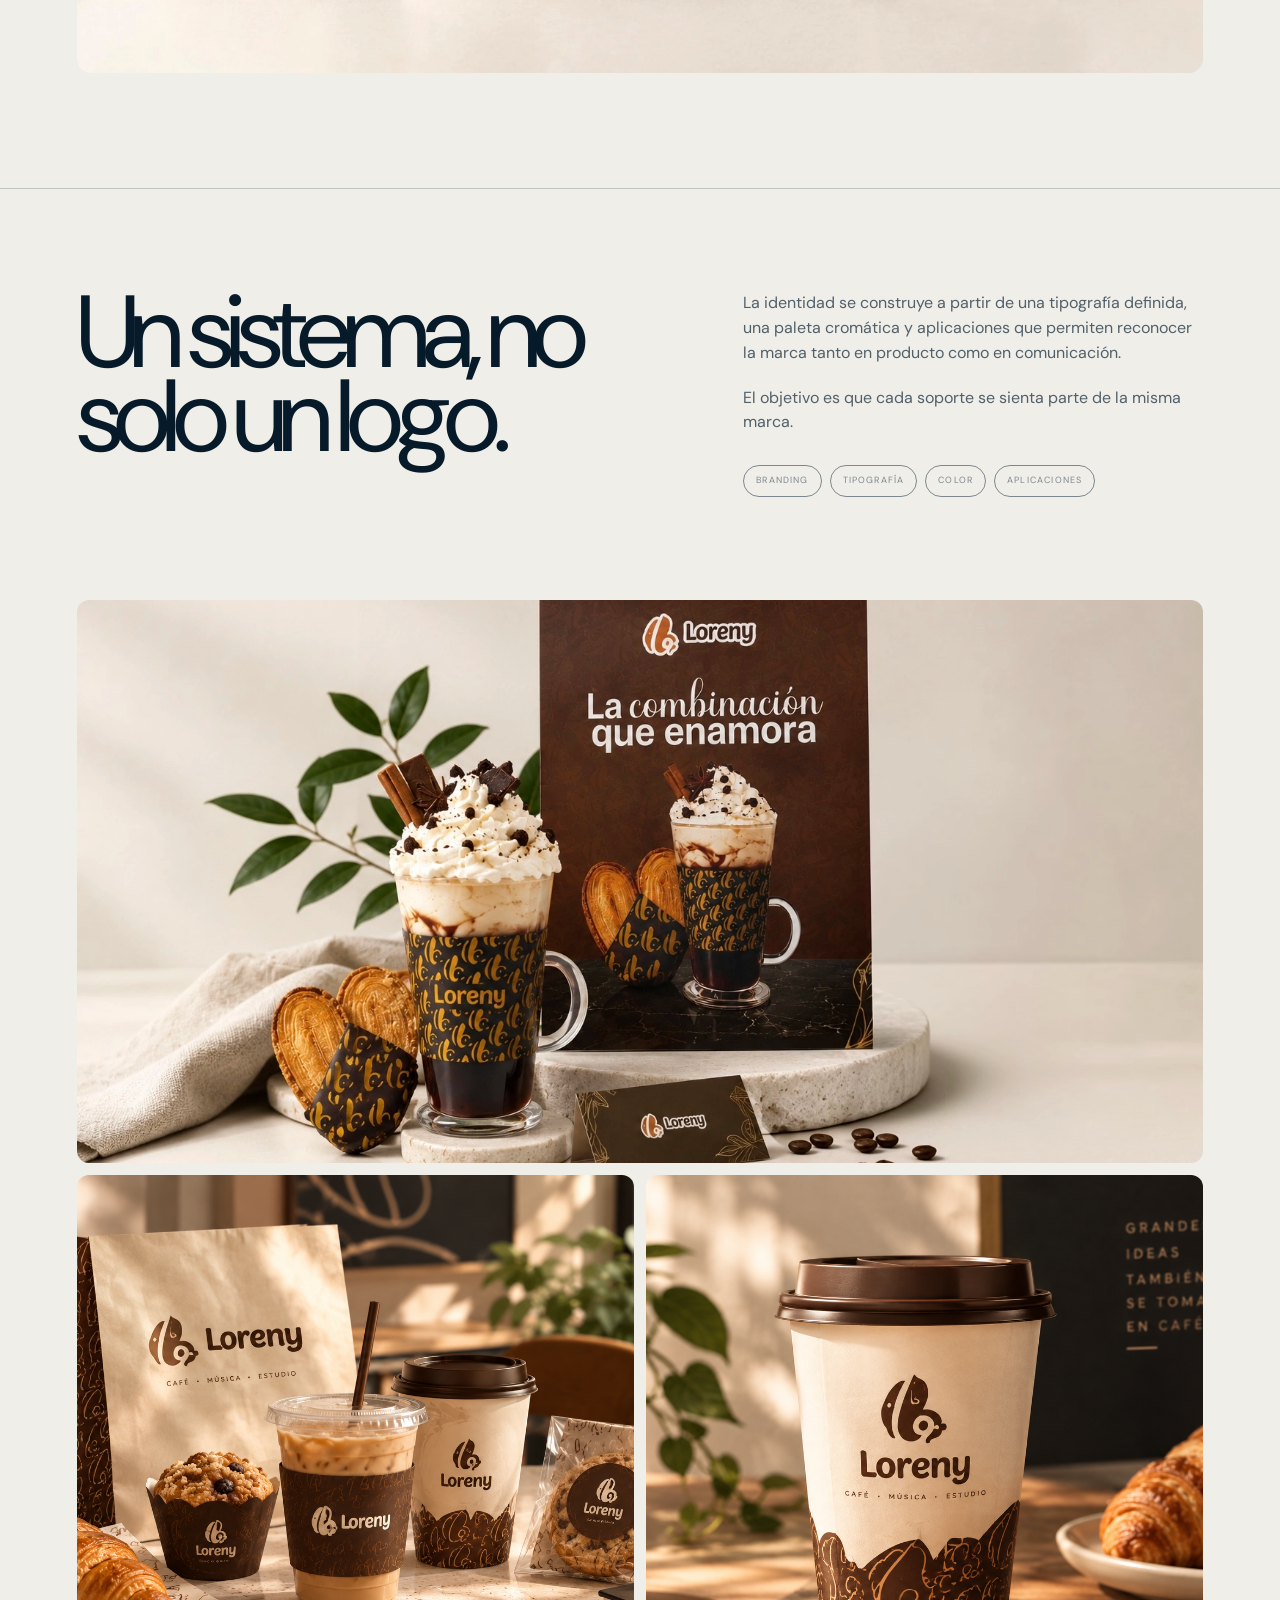
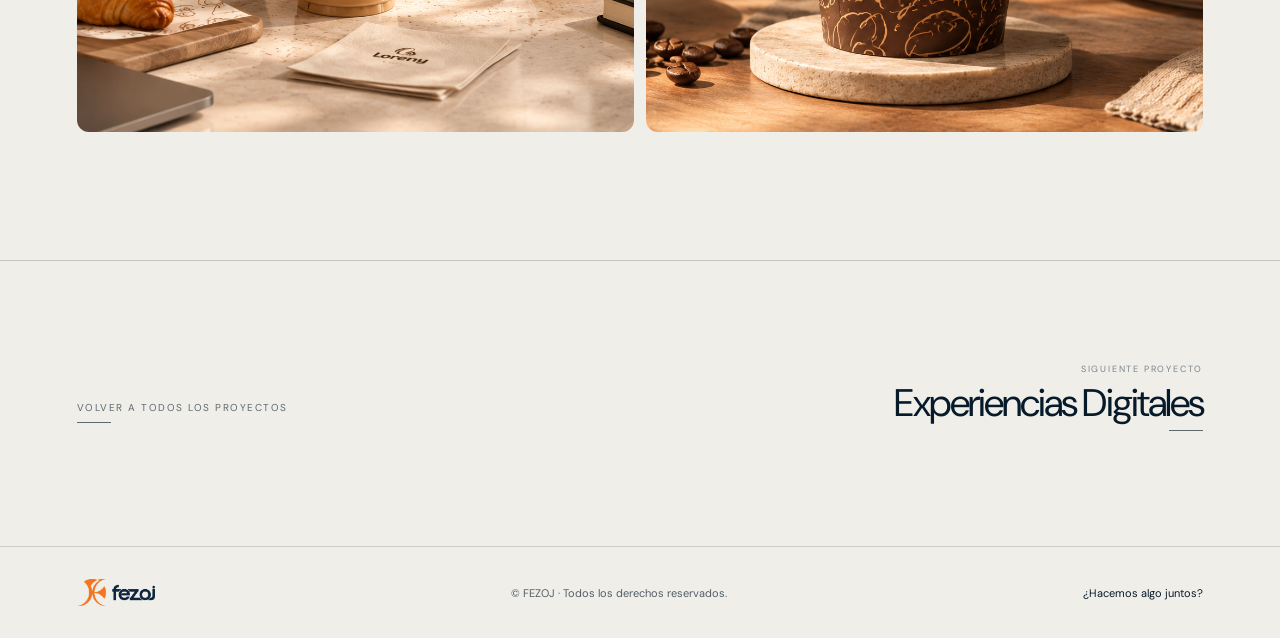
<file: loreny.html>
<!doctype html><html lang="es"><head><meta charset="utf-8"><meta name="viewport" content="width=device-width,initial-scale=1"><meta name="description" content="Loreny — Proyecto FEZOJ."><title>Loreny — FEZOJ</title><link rel="stylesheet" href="./styles.css"><link rel="stylesheet" href="./caso.css"><link rel="stylesheet" href="./menu.css"></head><body class="page case-page">
<header class="site-header"><a class="site-brand logo-brand" href="index.html" aria-label="FEZOJ — Inicio"><img src="fezoj_marca.webp" alt="FEZOJ"></a><nav aria-label="Principal"><a href="index.html">Inicio</a><a href="servicios.html">Servicios</a><a href="proyectos.html" aria-current="page">Proyectos</a><a href="sobre-mi.html">Sobre mí</a><a href="proceso.html">Proceso</a><a href="opiniones.html">Opiniones</a><a href="contacto.html">Contacto</a></nav><button class="hamburger" aria-label="Abrir menú" aria-expanded="false"><i></i><i></i><i></i></button></header>
<main>
<section class="case-hero"><span class="case-kicker">FEZOJ / PROYECTO</span><a class="case-back" href="proyectos.html">Volver a proyectos</a><h1 class="case-title">Loreny<br><em>una identidad que se reconoce.</em></h1><div class="case-subline"><span class="services">Branding / Dirección visual / Aplicaciones</span><p>Desarrollo de identidad visual para una cafetería, con un sistema gráfico llevado a producto y comunicación para mantener consistencia en distintos soportes.</p></div></section>
<section class="case-media"><img src="loreny.webp" alt="Loreny"></section>
<section class="case-section"><div class="case-grid"><h2>Un sistema, no solo un logo.</h2><div class="case-copy"><p>La identidad se construye a partir de una tipografía definida, una paleta cromática y aplicaciones que permiten reconocer la marca tanto en producto como en comunicación.</p><p>El objetivo es que cada soporte se sienta parte de la misma marca.</p><div class="case-tags"><span>Branding</span><span>Tipografía</span><span>Color</span><span>Aplicaciones</span></div></div></div></section>
<section class="case-gallery"><figure class="wide"><img src="loreny.webp" alt="Aplicación de identidad Loreny"></figure><figure><img src="loreny1.webp" alt="Dirección visual gastronómica"></figure><figure><img src="loreny2.webp" alt="Aplicaciones de marca gastronómica"></figure></section>
<section class="case-next" aria-label="Navegación entre proyectos">
  <div class="case-navigation">
    <a class="case-nav-back" href="proyectos.html">Volver a todos los proyectos</a>
    <a class="case-nav-next" href="experiencias-digitales.html"><span>SIGUIENTE PROYECTO</span><strong>Experiencias Digitales</strong></a>
  </div>
</section>
</main>
<footer class="site-footer"><div class="footer-brand"><img src="fezoj_marca.webp" alt="FEZOJ"></div><span>© FEZOJ · Todos los derechos reservados.</span><a href="contacto.html">¿Hacemos algo juntos?</a></footer>
<div class="mobile-drawer" aria-hidden="true"><div class="drawer-backdrop"></div><aside class="drawer-panel" aria-label="Menú móvil"><button class="drawer-close" aria-label="Cerrar menú"><span></span><span></span></button><span class="drawer-label">ÍNDICE DEL SITIO</span><nav><a href="index.html">Inicio</a><a href="servicios.html">Servicios</a><a href="proyectos.html">Proyectos</a><a href="sobre-mi.html">Sobre mí</a><a href="proceso.html">Proceso</a><a href="opiniones.html">Opiniones</a><a href="contacto.html">Contacto</a></nav><span class="drawer-label second">ENCUÉNTRANOS</span><div class="drawer-social"><a href="https://www.instagram.com/fezoj.oficial/" target="_blank" rel="noreferrer">Instagram</a><a href="https://www.behance.net/gallery/253564235/Portafolio-2026" target="_blank" rel="noreferrer">Behance</a></div></aside></div>
<script src="./script.js"></script></body></html>
</file>
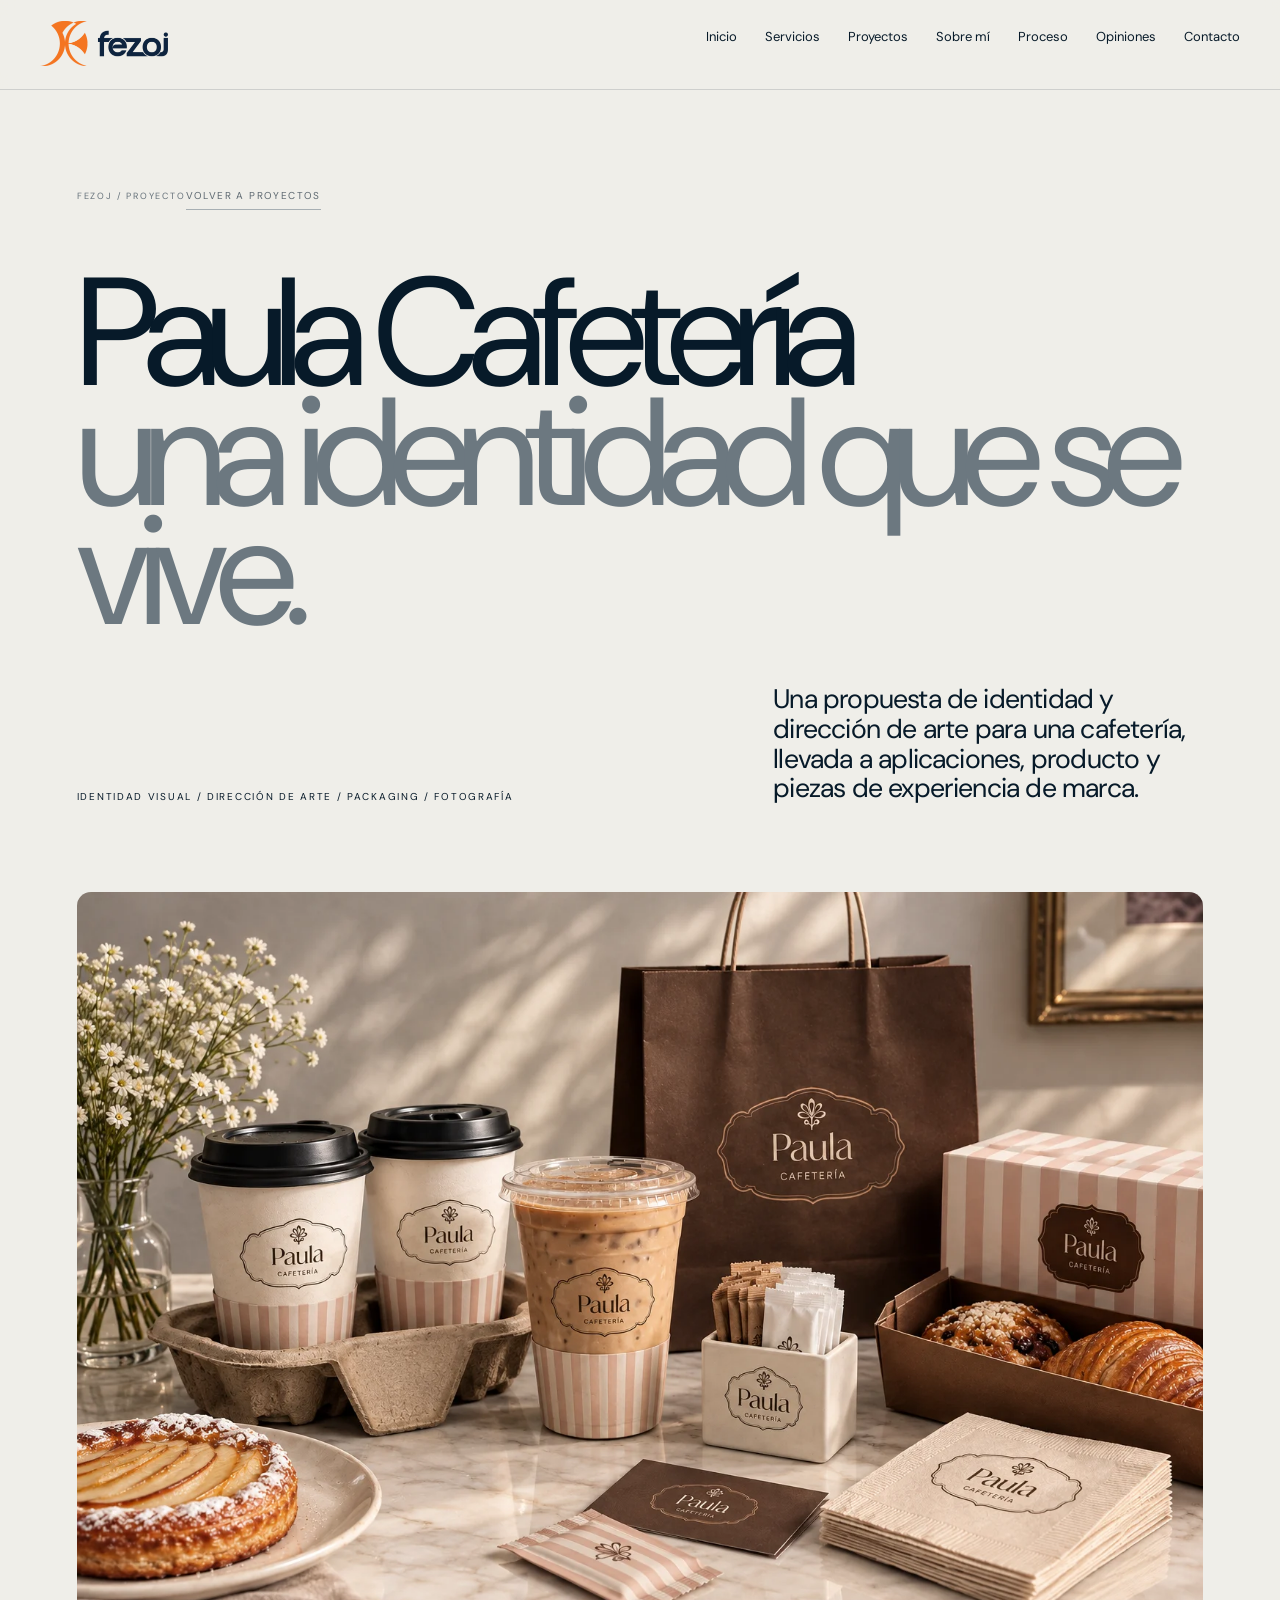
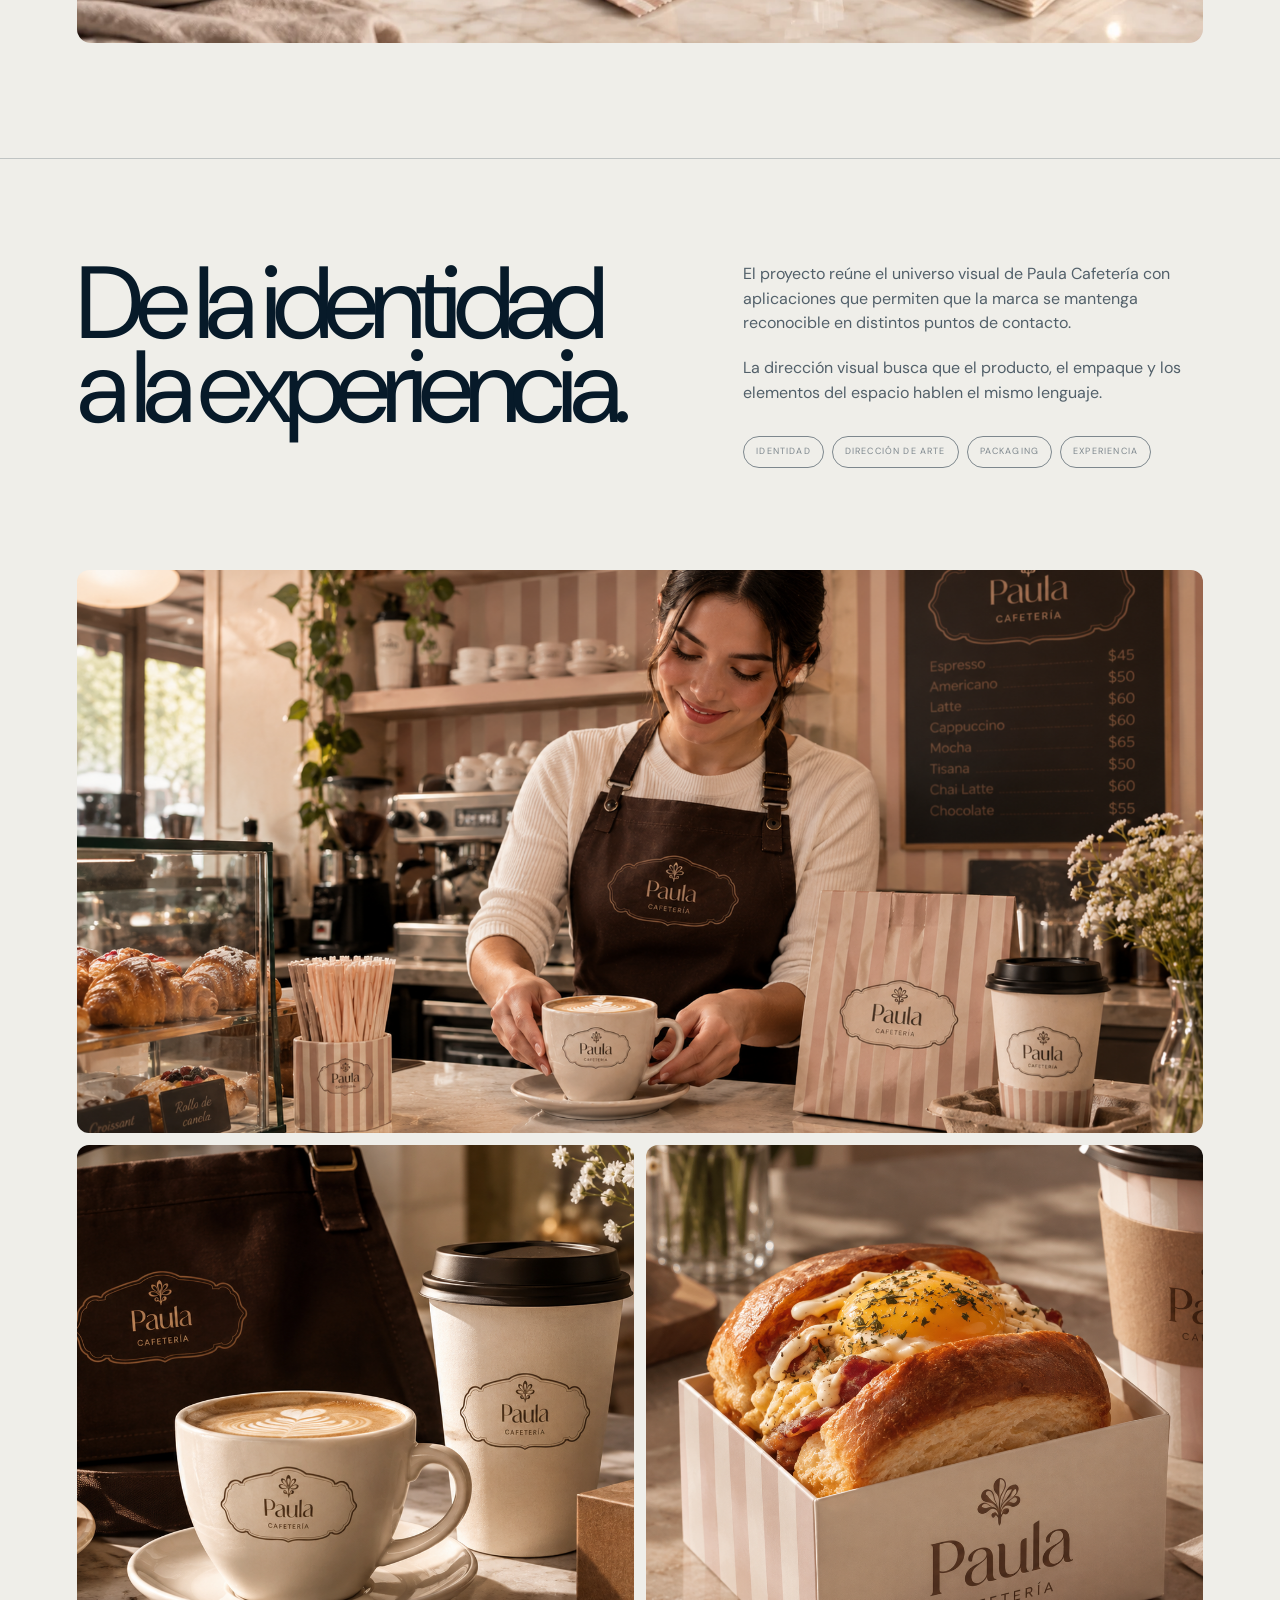
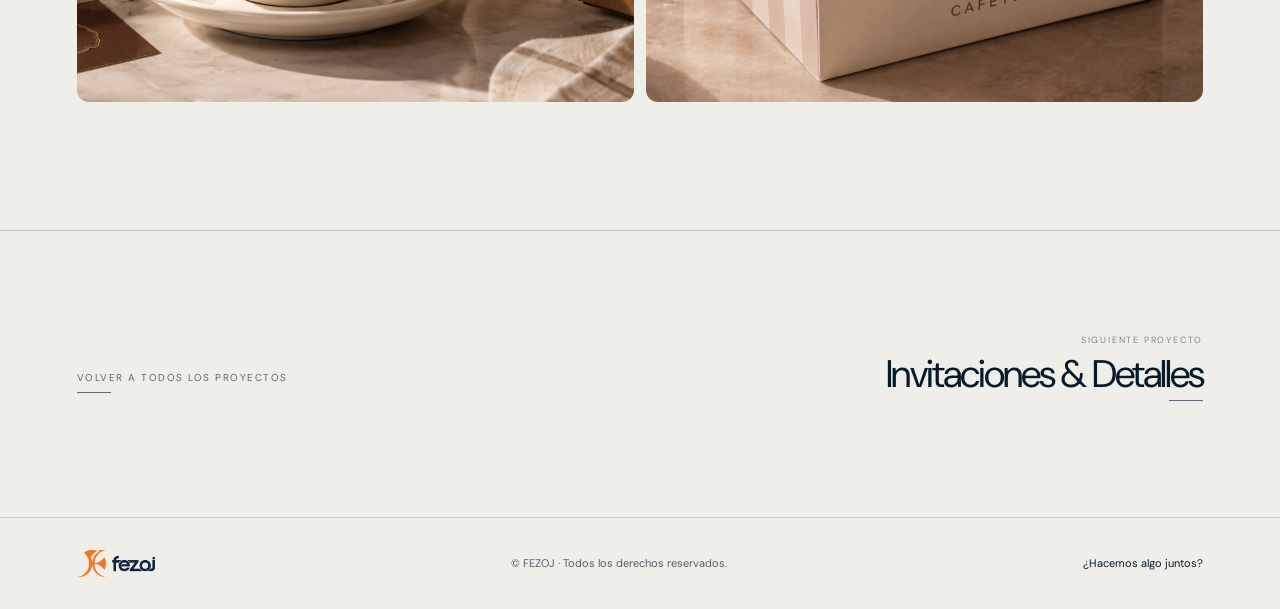
<file: paula-cafe.html>
<!doctype html><html lang="es"><head><meta charset="utf-8"><meta name="viewport" content="width=device-width,initial-scale=1"><meta name="description" content="Paula Cafetería — Proyecto FEZOJ."><title>Paula Cafetería — FEZOJ</title><link rel="stylesheet" href="./styles.css"><link rel="stylesheet" href="./caso.css"><link rel="stylesheet" href="./menu.css"></head><body class="page case-page">
<header class="site-header"><a class="site-brand logo-brand" href="index.html" aria-label="FEZOJ — Inicio"><img src="fezoj_marca.webp" alt="FEZOJ"></a><nav aria-label="Principal"><a href="index.html">Inicio</a><a href="servicios.html">Servicios</a><a href="proyectos.html" aria-current="page">Proyectos</a><a href="sobre-mi.html">Sobre mí</a><a href="proceso.html">Proceso</a><a href="opiniones.html">Opiniones</a><a href="contacto.html">Contacto</a></nav><button class="hamburger" aria-label="Abrir menú" aria-expanded="false"><i></i><i></i><i></i></button></header>
<main>
<section class="case-hero"><span class="case-kicker">FEZOJ / PROYECTO</span><a class="case-back" href="proyectos.html">Volver a proyectos</a><h1 class="case-title">Paula Cafetería<br><em>una identidad que se vive.</em></h1><div class="case-subline"><span class="services">Identidad visual / Dirección de arte / Packaging / Fotografía</span><p>Una propuesta de identidad y dirección de arte para una cafetería, llevada a aplicaciones, producto y piezas de experiencia de marca.</p></div></section>
<section class="case-media"><img src="Paulacafeteria.webp" alt="Paula Cafetería"></section>
<section class="case-section"><div class="case-grid"><h2>De la identidad a la experiencia.</h2><div class="case-copy"><p>El proyecto reúne el universo visual de Paula Cafetería con aplicaciones que permiten que la marca se mantenga reconocible en distintos puntos de contacto.</p><p>La dirección visual busca que el producto, el empaque y los elementos del espacio hablen el mismo lenguaje.</p><div class="case-tags"><span>Identidad</span><span>Dirección de arte</span><span>Packaging</span><span>Experiencia</span></div></div></div></section>
<section class="case-gallery"><figure class="wide"><img src="Paula2.webp" alt="Aplicaciones de Paula Cafetería"></figure><figure><img src="Paula1.webp" alt="Aplicación editorial y papelería"></figure><figure><img src="Paula3.webp" alt="Producto y empaque"></figure></section>
<section class="case-next" aria-label="Navegación entre proyectos">
  <div class="case-navigation">
    <a class="case-nav-back" href="proyectos.html">Volver a todos los proyectos</a>
    <a class="case-nav-next" href="invitaciones.html"><span>SIGUIENTE PROYECTO</span><strong>Invitaciones & Detalles</strong></a>
  </div>
</section>
</main>
<footer class="site-footer"><div class="footer-brand"><img src="fezoj_marca.webp" alt="FEZOJ"></div><span>© FEZOJ · Todos los derechos reservados.</span><a href="contacto.html">¿Hacemos algo juntos?</a></footer>
<div class="mobile-drawer" aria-hidden="true"><div class="drawer-backdrop"></div><aside class="drawer-panel" aria-label="Menú móvil"><button class="drawer-close" aria-label="Cerrar menú"><span></span><span></span></button><span class="drawer-label">ÍNDICE DEL SITIO</span><nav><a href="index.html">Inicio</a><a href="servicios.html">Servicios</a><a href="proyectos.html">Proyectos</a><a href="sobre-mi.html">Sobre mí</a><a href="proceso.html">Proceso</a><a href="opiniones.html">Opiniones</a><a href="contacto.html">Contacto</a></nav><span class="drawer-label second">ENCUÉNTRANOS</span><div class="drawer-social"><a href="https://www.instagram.com/fezoj.oficial/" target="_blank" rel="noreferrer">Instagram</a><a href="https://www.behance.net/gallery/253564235/Portafolio-2026" target="_blank" rel="noreferrer">Behance</a></div></aside></div>
<script src="./script.js"></script></body></html>
</file>
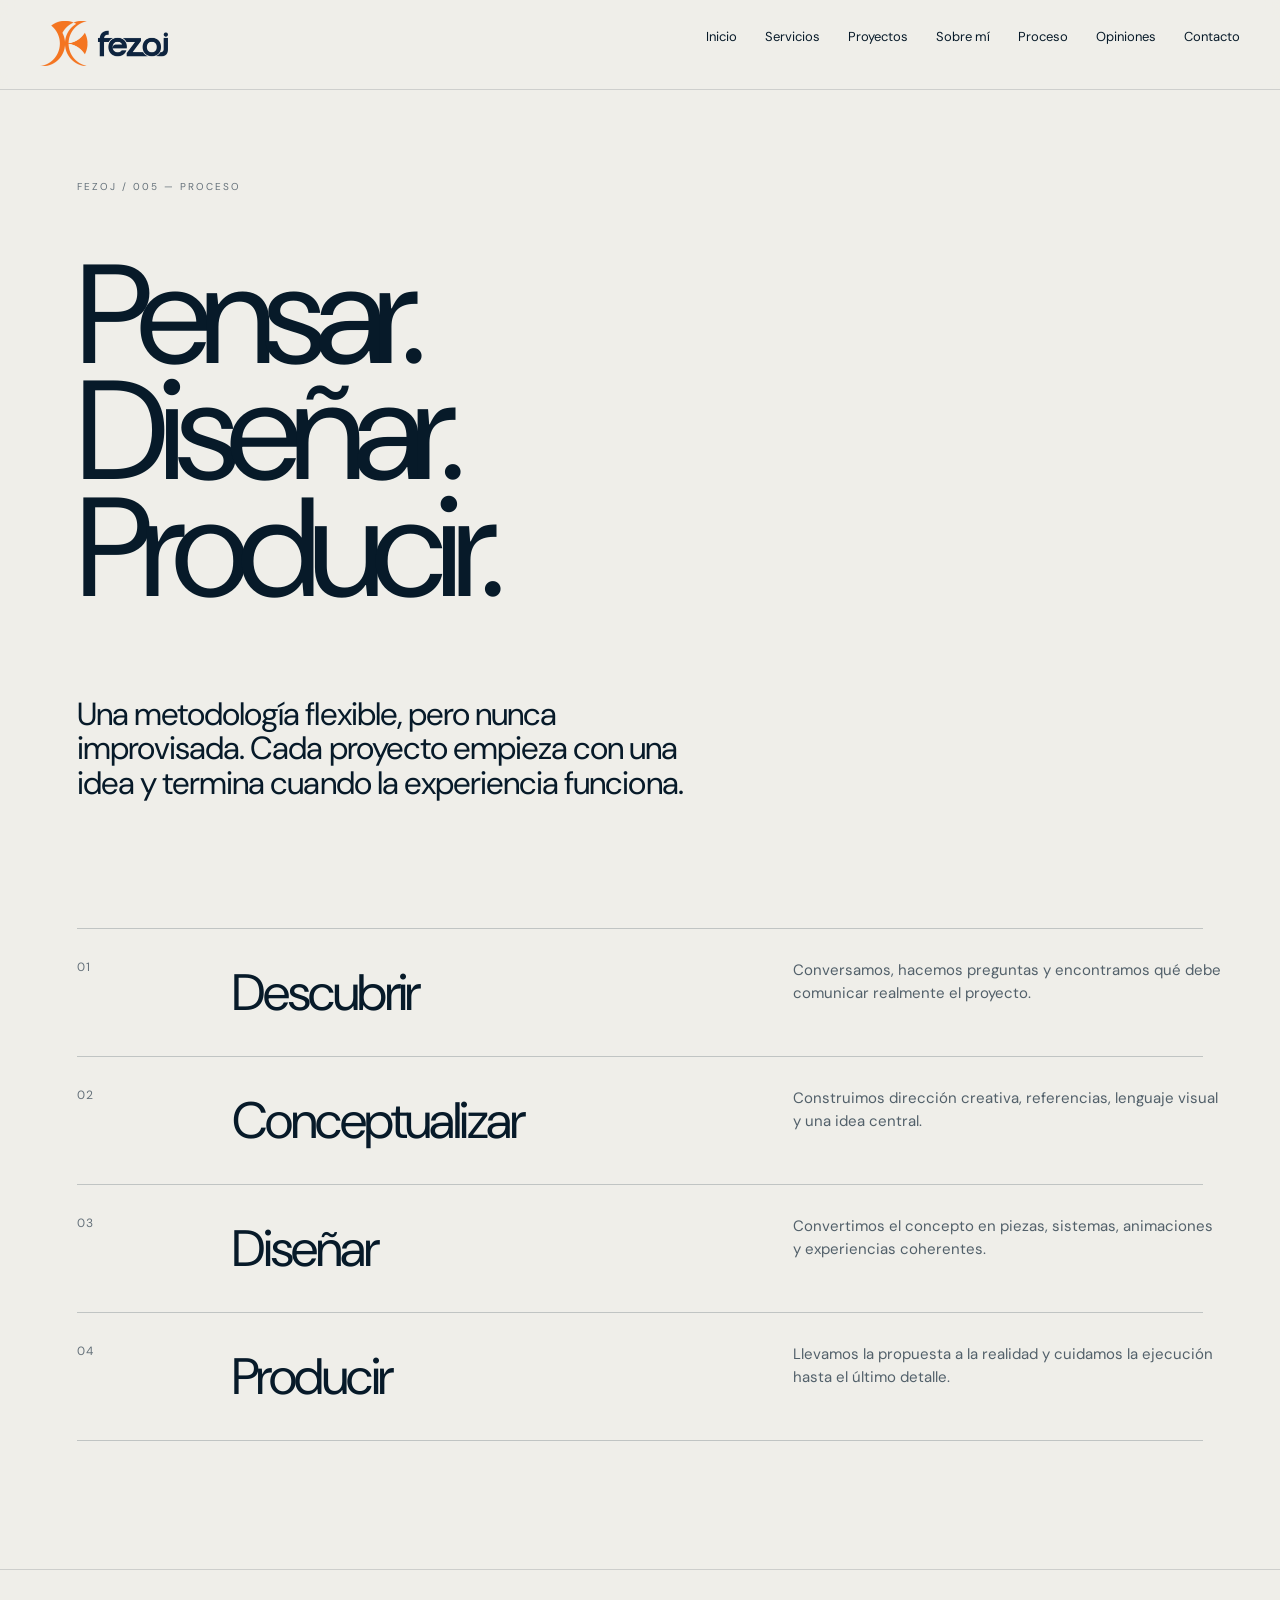
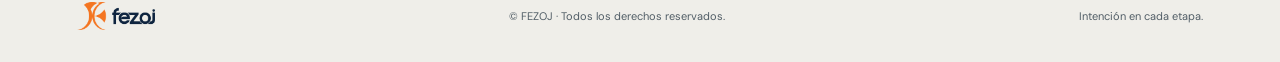
<file: proceso.html>
<!doctype html><html lang="es"><head><meta charset="utf-8"><meta name="viewport" content="width=device-width,initial-scale=1"><title>Proceso — FEZOJ</title>    <link rel="stylesheet" href="./styles.css">
    <link rel="stylesheet" href="./proceso.css">
      <link rel="stylesheet" href="./menu.css">
</head><body class="page process-page"><header class="site-header"><a class="site-brand logo-brand" href="index.html" aria-label="FEZOJ — Inicio"><img src="fezoj_marca.webp" alt="FEZOJ"></a><nav><a href="index.html">Inicio</a><a href="servicios.html">Servicios</a><a href="proyectos.html">Proyectos</a><a href="sobre-mi.html">Sobre mí</a><a href="proceso.html">Proceso</a><a href="opiniones.html">Opiniones</a><a href="contacto.html">Contacto</a></nav><button class="hamburger" aria-label="Abrir menú" aria-expanded="false"><i></i><i></i><i></i></button></header><main class="page-main"><span class="page-kicker page-load-reveal">FEZOJ / 005 — PROCESO</span><h1 class="page-title page-load-reveal">Pensar.<br>Diseñar.<br>Producir.</h1><p class="page-intro page-load-reveal">Una metodología flexible, pero nunca improvisada. Cada proyecto empieza con una idea y termina cuando la experiencia funciona.</p><section class="process-list"><article class="process-row"><span class="num">01</span><h2>Descubrir</h2><p>Conversamos, hacemos preguntas y encontramos qué debe comunicar realmente el proyecto.</p></article><article class="process-row"><span class="num">02</span><h2>Conceptualizar</h2><p>Construimos dirección creativa, referencias, lenguaje visual y una idea central.</p></article><article class="process-row"><span class="num">03</span><h2>Diseñar</h2><p>Convertimos el concepto en piezas, sistemas, animaciones y experiencias coherentes.</p></article><article class="process-row"><span class="num">04</span><h2>Producir</h2><p>Llevamos la propuesta a la realidad y cuidamos la ejecución hasta el último detalle.</p></article></section></main><footer class="site-footer"><div class="footer-brand"><img src="fezoj_marca.webp" alt="FEZOJ"></div><span>© FEZOJ · Todos los derechos reservados.</span><span>Intención en cada etapa.</span></footer><div class="mobile-drawer" aria-hidden="true">
  <div class="drawer-backdrop"></div>
  <aside class="drawer-panel" aria-label="Menú móvil">
    <button class="drawer-close" aria-label="Cerrar menú"><span></span><span></span></button>
    <span class="drawer-label">ÍNDICE DEL SITIO</span>
    <nav>
      <a href="index.html">Inicio</a>
      <a href="servicios.html">Servicios</a>
      <a href="proyectos.html">Proyectos</a>
      <a href="sobre-mi.html">Sobre mí</a>
      <a href="proceso.html">Proceso</a>
      <a href="opiniones.html">Opiniones</a>
      <a href="contacto.html">Contacto</a>
    </nav>
    <span class="drawer-label second">ENCUÉNTRANOS</span>
    <div class="drawer-social">
      <a href="https://www.instagram.com/fezoj.oficial/" target="_blank" rel="noreferrer">Instagram</a>
      <a href="https://www.behance.net/gallery/253564235/Portafolio-2026" target="_blank" rel="noreferrer">Behance</a>
    </div>
  </aside>
</div>

<script src="./script.js"></script>
</body></html>
</file>
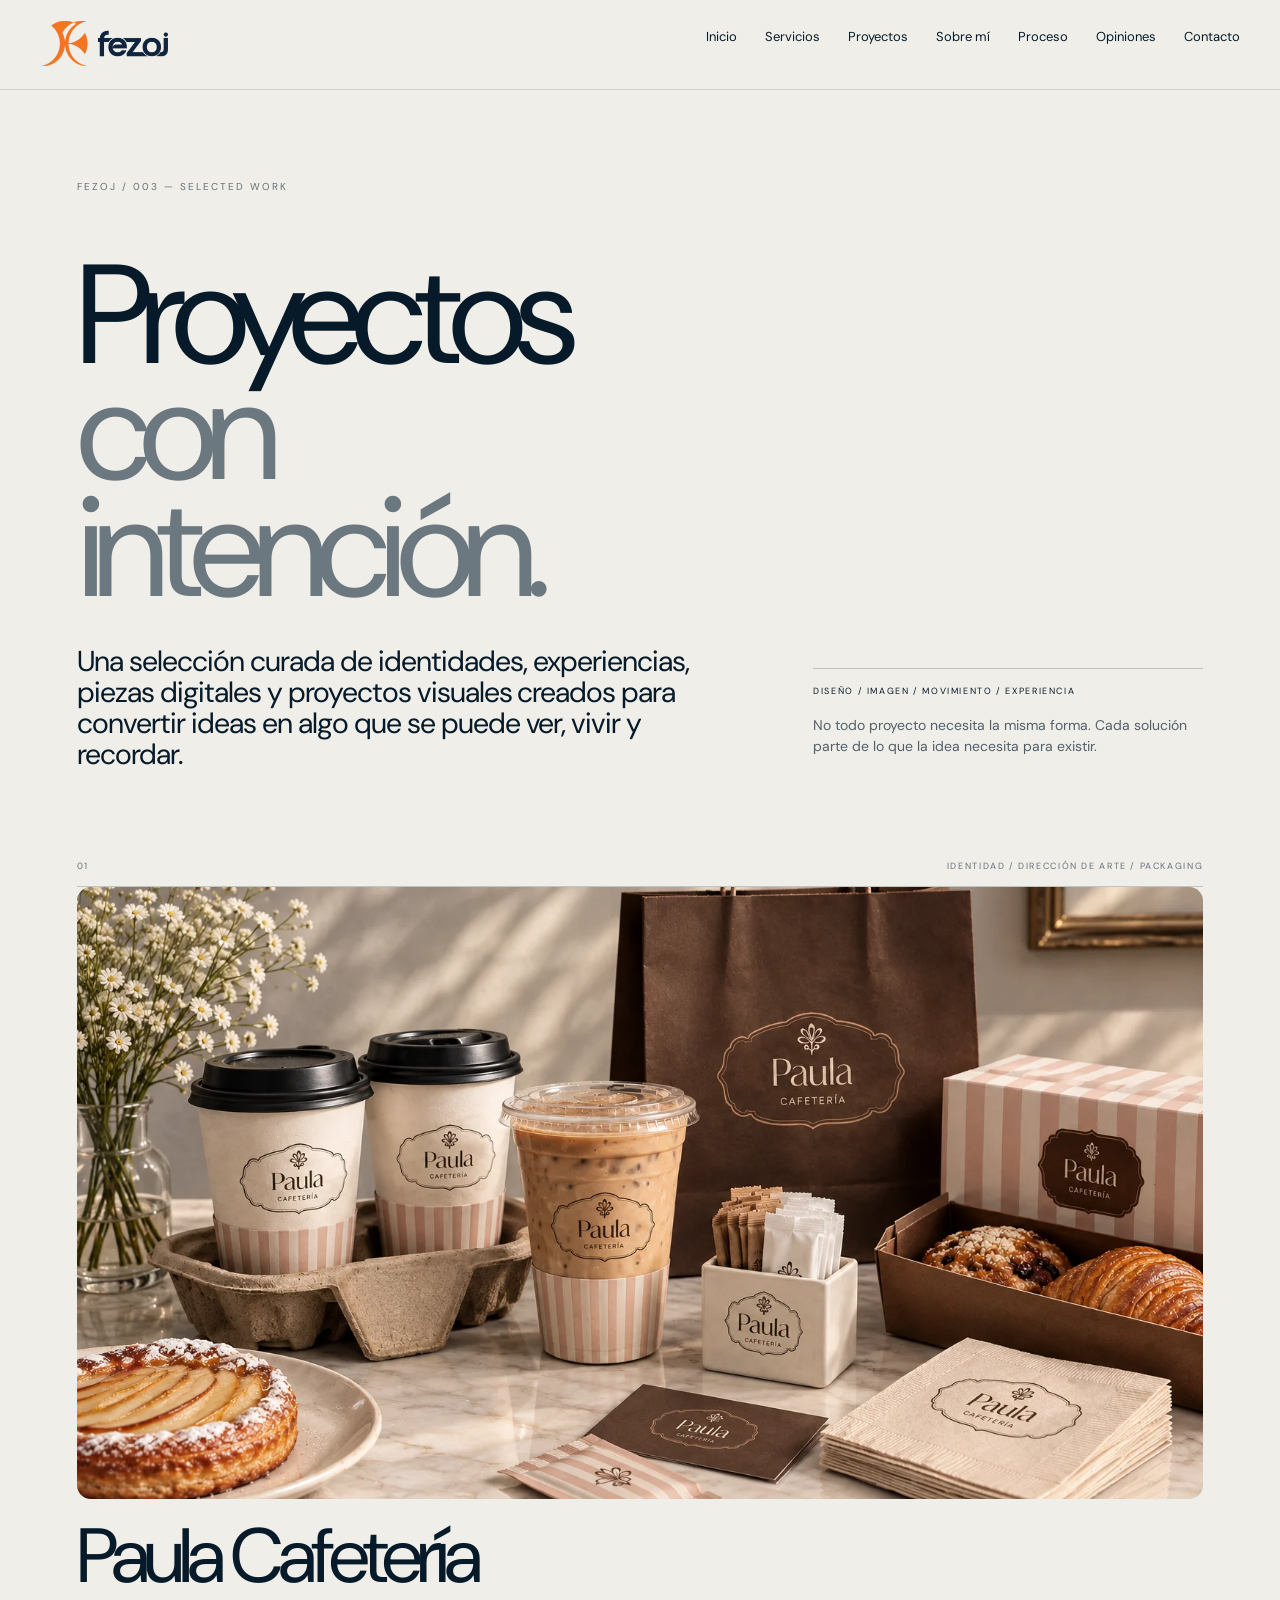
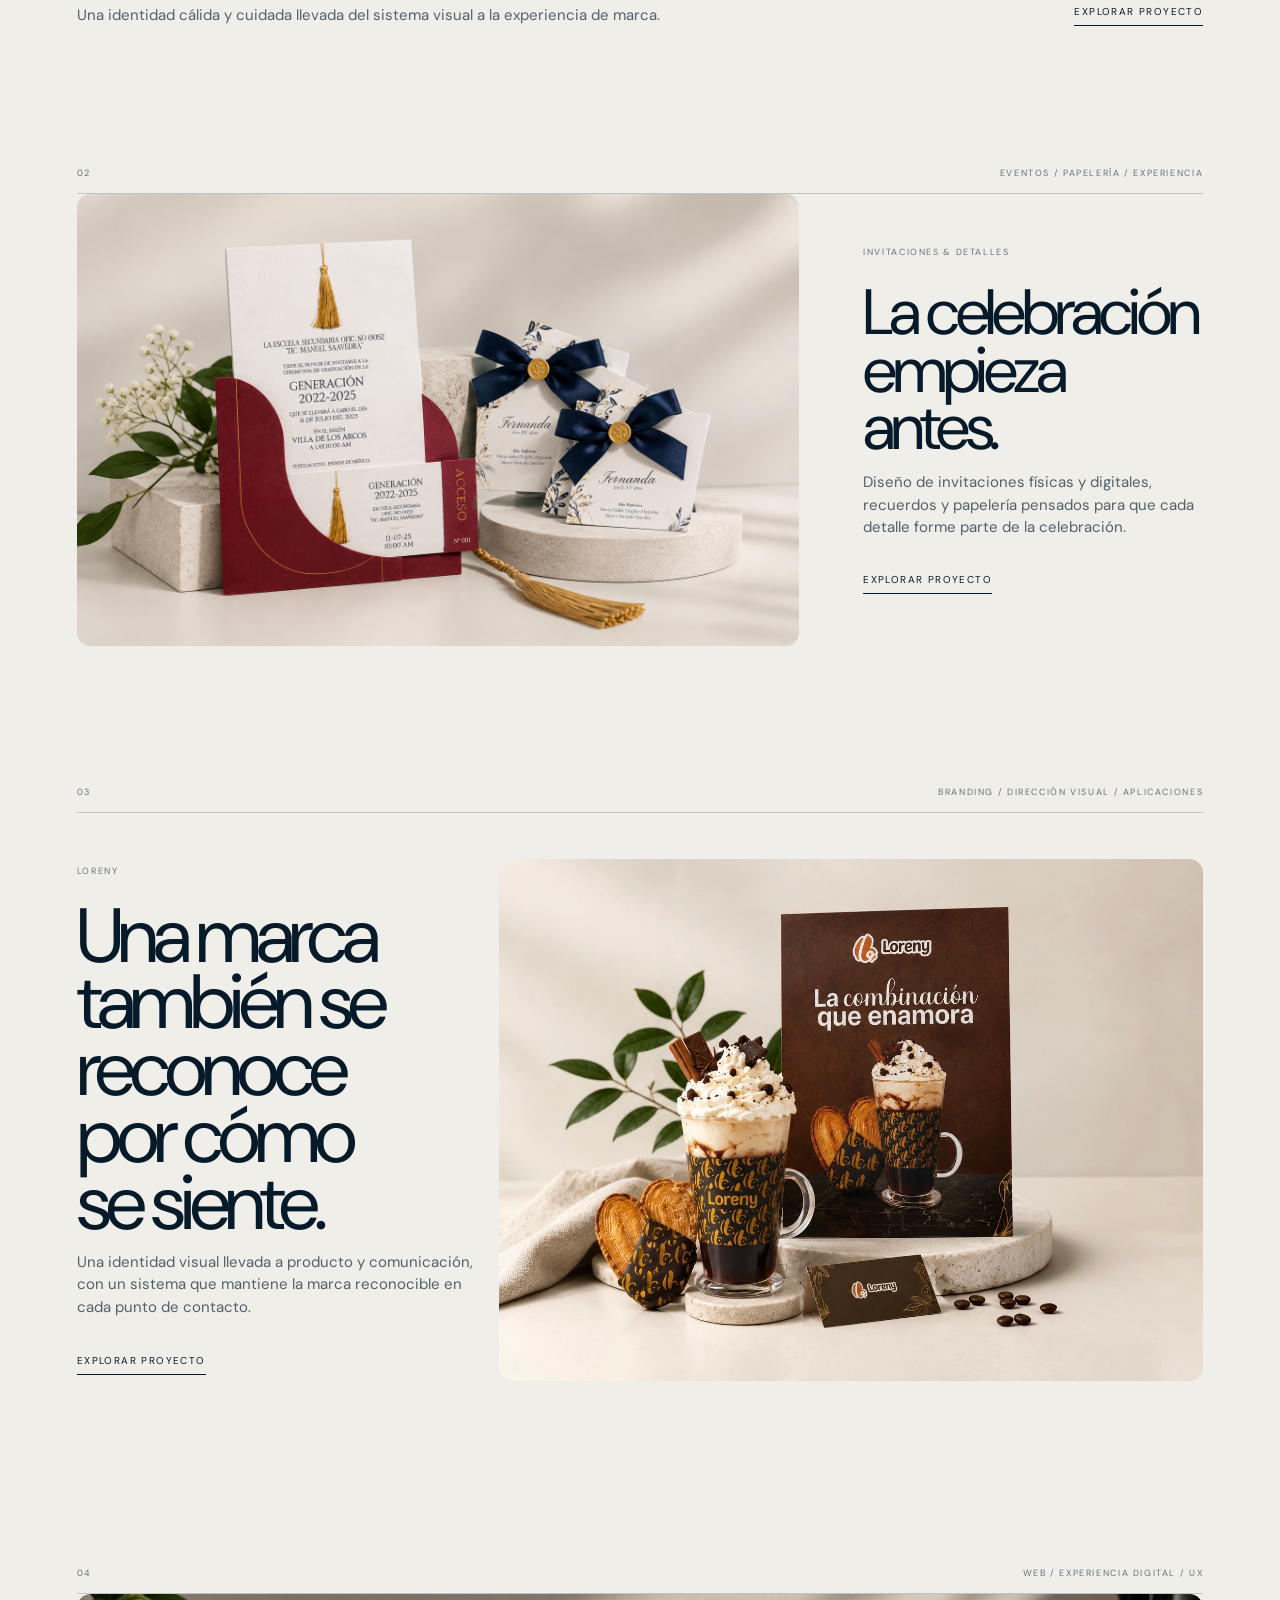
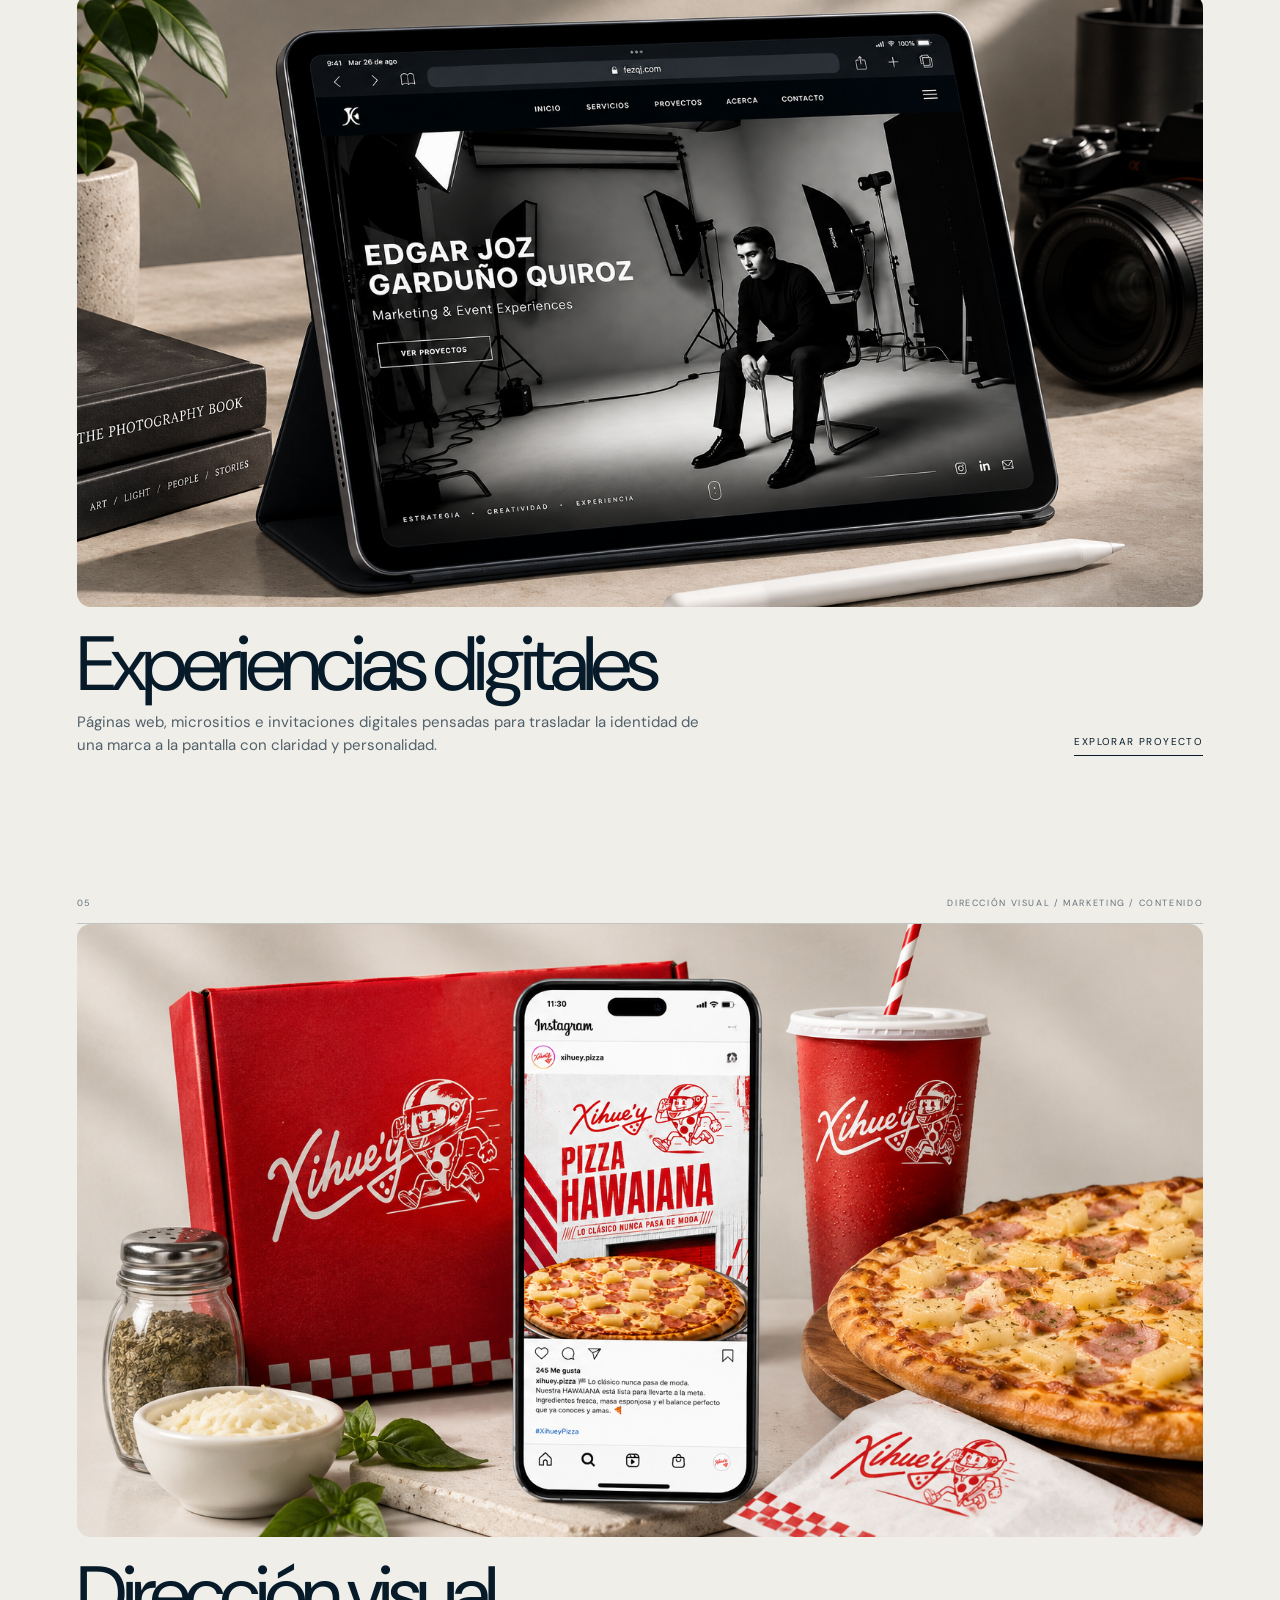
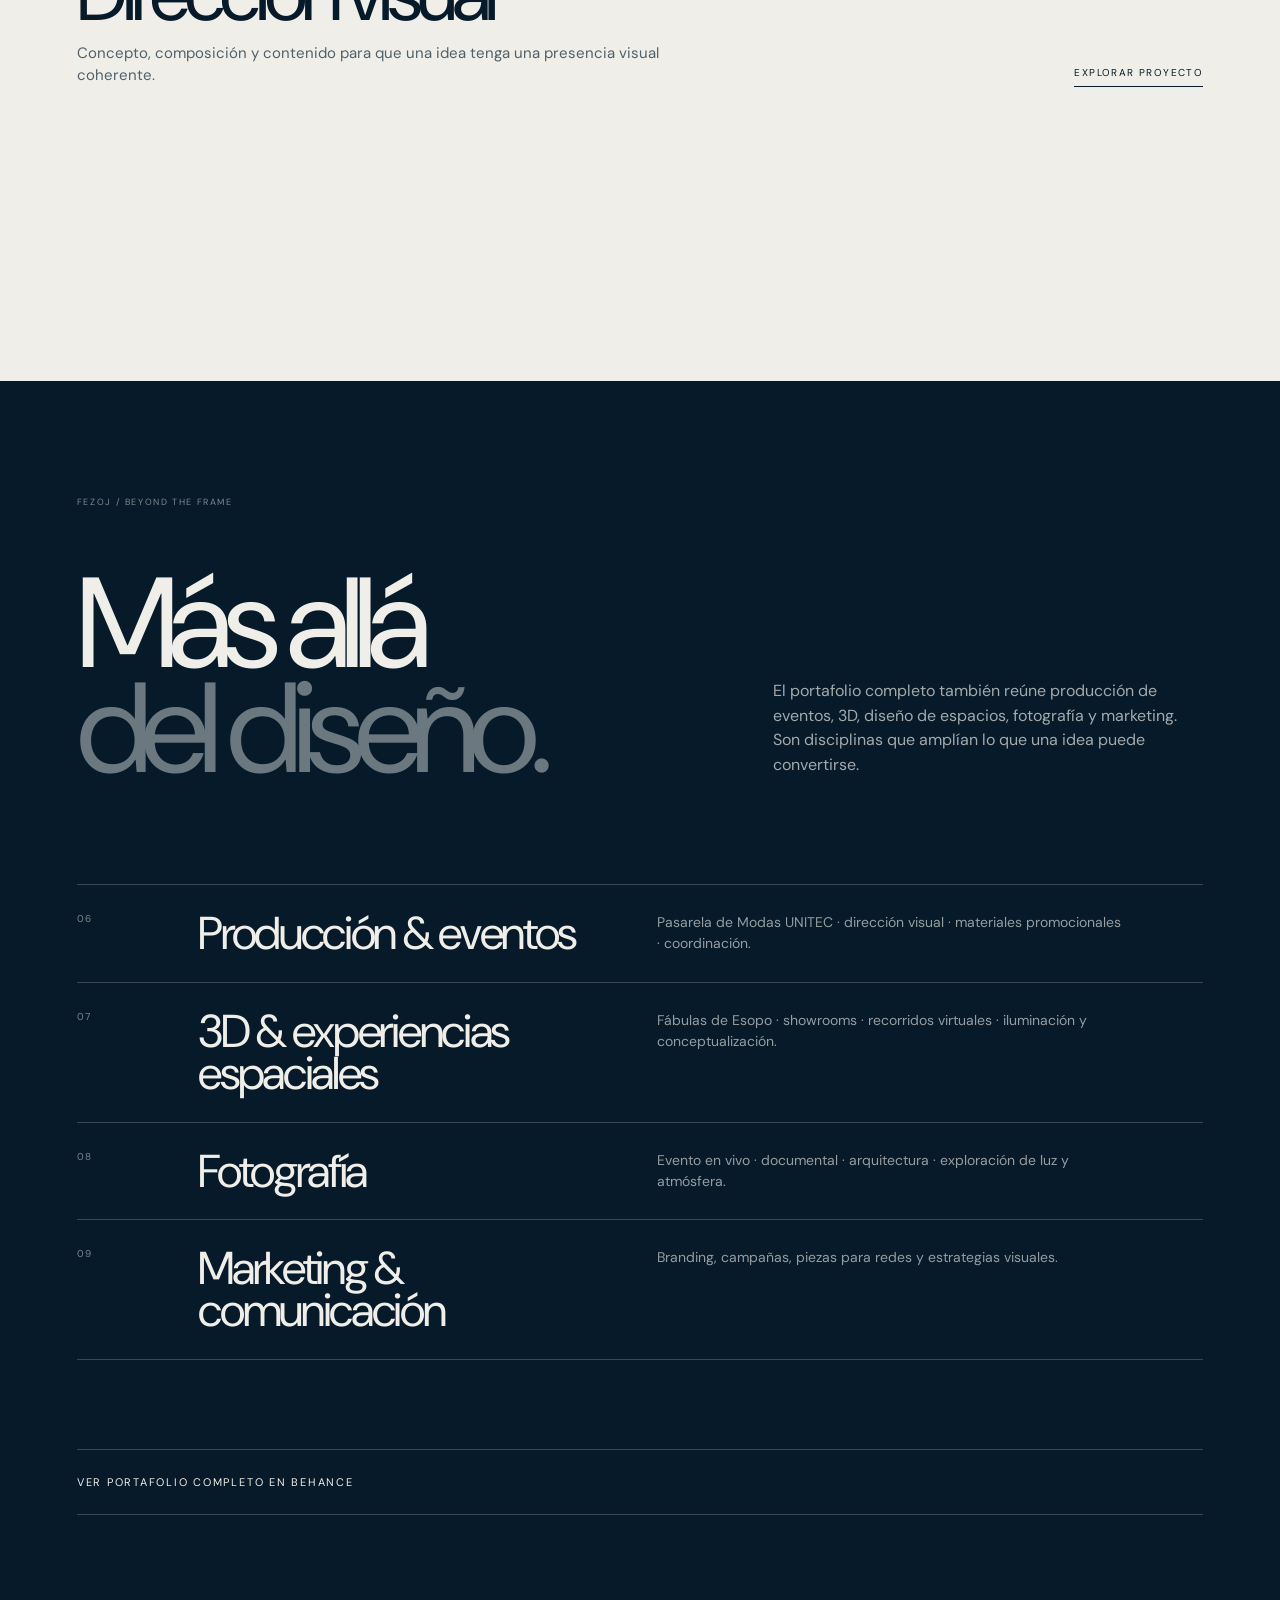
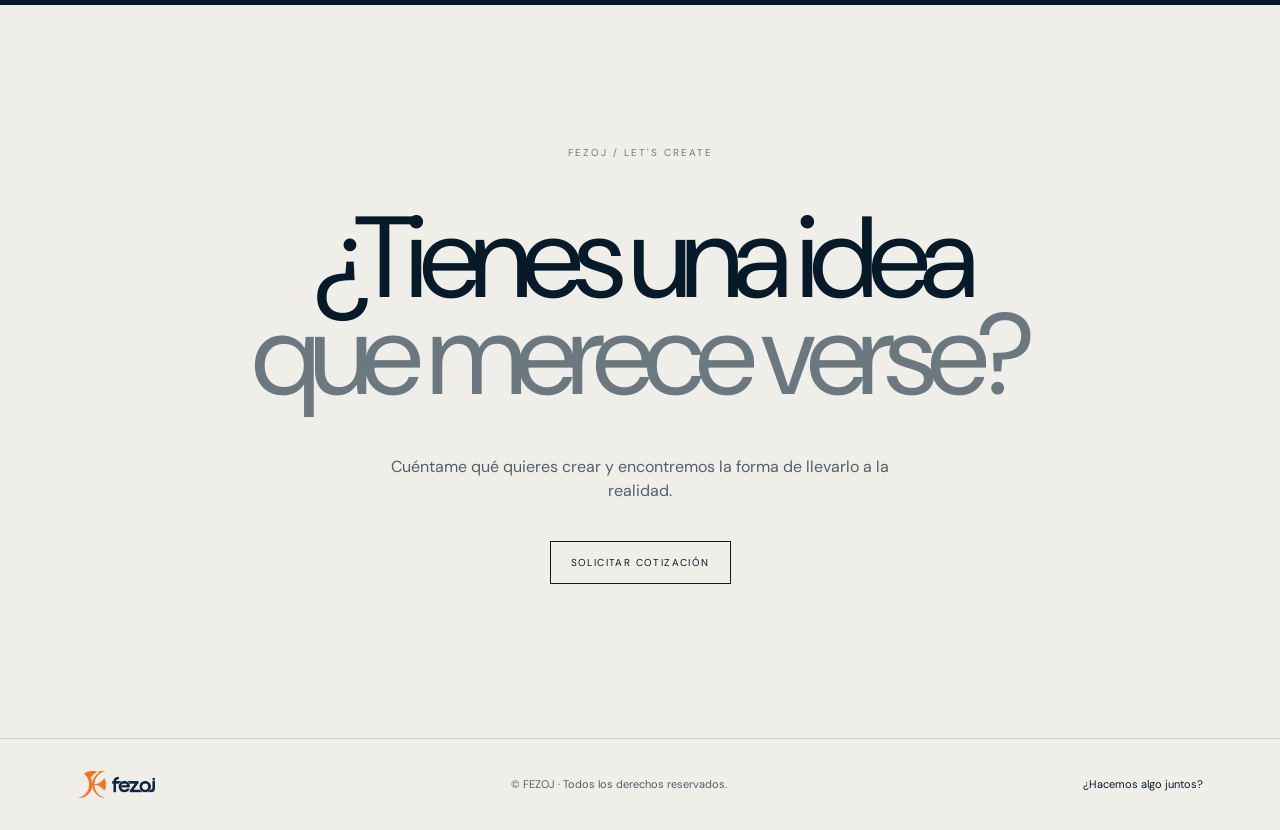
<file: proyectos.html>
<!doctype html>
<html lang="es">
<head>
<meta charset="utf-8">
<meta name="viewport" content="width=device-width,initial-scale=1">
<meta name="description" content="Proyectos seleccionados de FEZOJ — identidad, experiencias, diseño digital, eventos, fotografía y dirección visual.">
<title>Proyectos — FEZOJ</title>
<link rel="stylesheet" href="./styles.css">
<link rel="stylesheet" href="./proyectos.css">
<link rel="stylesheet" href="./menu.css">
</head>
<body class="page projects-page">
<header class="site-header">
  <a class="site-brand logo-brand" href="index.html" aria-label="FEZOJ — Inicio"><img src="fezoj_marca.webp" alt="FEZOJ"></a>
  <nav aria-label="Principal">
    <a href="index.html">Inicio</a><a href="servicios.html">Servicios</a><a href="proyectos.html" aria-current="page">Proyectos</a><a href="sobre-mi.html">Sobre mí</a><a href="proceso.html">Proceso</a><a href="opiniones.html">Opiniones</a><a href="contacto.html">Contacto</a>
  </nav>
  <button class="hamburger" aria-label="Abrir menú" aria-expanded="false"><i></i><i></i><i></i></button>
</header>

<main>
  <section class="projects-intro page-main">
    <span class="page-kicker page-load-reveal">FEZOJ / 003 — SELECTED WORK</span>
    <div class="projects-heading-row">
      <div>
        <h1 class="page-title page-load-reveal">Proyectos<br><em>con intención.</em></h1>
        <p class="projects-intro-note page-load-reveal">Una selección curada de identidades, experiencias, piezas digitales y proyectos visuales creados para convertir ideas en algo que se puede ver, vivir y recordar.</p>
      </div>
      <div class="projects-manifesto page-load-reveal">
        <span>DISEÑO / IMAGEN / MOVIMIENTO / EXPERIENCIA</span>
        <p>No todo proyecto necesita la misma forma. Cada solución parte de lo que la idea necesita para existir.</p>
      </div>
    </div>
  </section>

  <section class="featured-projects" aria-label="Proyectos destacados">
    <article class="feature-project feature-project--paula reveal">
      <div class="feature-meta"><span>01</span><span>IDENTIDAD / DIRECCIÓN DE ARTE / PACKAGING</span></div>
      <a class="feature-image-link" href="paula-cafe.html" aria-label="Explorar proyecto Paula Cafetería">
        <figure class="feature-image"><img src="Paulacafeteria.webp" alt="Identidad y aplicaciones de Paula Cafetería"></figure>
      </a>
      <div class="feature-copy">
        <div><h2>Paula Cafetería</h2><p>Una identidad cálida y cuidada llevada del sistema visual a la experiencia de marca.</p></div>
        <a class="text-link" href="paula-cafe.html">Explorar proyecto</a>
      </div>
    </article>

    <article class="feature-project feature-project--split reveal">
      <div class="feature-meta"><span>02</span><span>EVENTOS / PAPELERÍA / EXPERIENCIA</span></div>
      <div class="split-project-grid split-project-grid--open">
        <a href="invitaciones.html" aria-label="Explorar invitaciones y detalles"><figure class="feature-image"><img src="invitaciones.webp" alt="Invitaciones y papelería para eventos"></figure></a>
        <div class="split-project-side split-project-side--open">
          <div><span class="mini-label">INVITACIONES &amp; DETALLES</span><h2>La celebración empieza antes.</h2><p>Diseño de invitaciones físicas y digitales, recuerdos y papelería pensados para que cada detalle forme parte de la celebración.</p></div>
          <a class="text-link" href="invitaciones.html">Explorar proyecto</a>
        </div>
      </div>
    </article>

    <article class="feature-project feature-project--loreny reveal">
      <div class="feature-meta"><span>03</span><span>BRANDING / DIRECCIÓN VISUAL / APLICACIONES</span></div>
      <div class="loreny-grid">
        <div class="loreny-copy"><span class="mini-label">LORENY</span><h2>Una marca también se reconoce por cómo se siente.</h2><p>Una identidad visual llevada a producto y comunicación, con un sistema que mantiene la marca reconocible en cada punto de contacto.</p><a class="text-link" href="loreny.html">Explorar proyecto</a></div>
        <a href="loreny.html" aria-label="Explorar proyecto Loreny"><figure class="feature-image"><img src="loreny.webp" alt="Identidad visual de Loreny aplicada en producto y comunicación"></figure></a>
      </div>
    </article>

    <article class="feature-project feature-project--digital feature-project--open reveal">
      <div class="feature-meta"><span>04</span><span>WEB / EXPERIENCIA DIGITAL / UX</span></div>
      <a href="experiencias-digitales.html" aria-label="Explorar experiencias digitales"><figure class="feature-image"><img src="paginaweb.webp" alt="Diseño de experiencia digital y página web"></figure></a>
      <div class="feature-copy">
        <div><h2>Experiencias digitales</h2><p>Páginas web, micrositios e invitaciones digitales pensadas para trasladar la identidad de una marca a la pantalla con claridad y personalidad.</p></div>
        <a class="text-link" href="experiencias-digitales.html">Explorar proyecto</a>
      </div>
    </article>

    <article class="feature-project feature-project--visual reveal">
      <div class="feature-meta"><span>05</span><span>DIRECCIÓN VISUAL / MARKETING / CONTENIDO</span></div>
      <a href="direccion-visual.html" aria-label="Explorar dirección visual"><figure class="feature-image feature-image--visual"><img src="xihuey.webp" alt="Dirección visual para marca gastronómica"></figure></a>
      <div class="feature-copy"><div><h2>Dirección visual</h2><p>Concepto, composición y contenido para que una idea tenga una presencia visual coherente.</p></div><a class="text-link" href="direccion-visual.html">Explorar proyecto</a></div>
    </article>
  </section>

  <section class="disciplines-section reveal">
    <div class="section-index">FEZOJ / BEYOND THE FRAME</div>
    <div class="disciplines-intro"><h2>Más allá<br><em>del diseño.</em></h2><p>El portafolio completo también reúne producción de eventos, 3D, diseño de espacios, fotografía y marketing. Son disciplinas que amplían lo que una idea puede convertirse.</p></div>
    <div class="discipline-list">
      <div class="discipline-row"><span>06</span><h3>Producción &amp; eventos</h3><p>Pasarela de Modas UNITEC · dirección visual · materiales promocionales · coordinación.</p></div>
      <div class="discipline-row"><span>07</span><h3>3D &amp; experiencias espaciales</h3><p>Fábulas de Esopo · showrooms · recorridos virtuales · iluminación y conceptualización.</p></div>
      <div class="discipline-row"><span>08</span><h3>Fotografía</h3><p>Evento en vivo · documental · arquitectura · exploración de luz y atmósfera.</p></div>
      <div class="discipline-row"><span>09</span><h3>Marketing &amp; comunicación</h3><p>Branding, campañas, piezas para redes y estrategias visuales.</p></div>
    </div>
    <a class="behance-banner" href="https://www.behance.net/gallery/253564235/Portafolio-2026" target="_blank" rel="noreferrer"><span>VER PORTAFOLIO COMPLETO EN BEHANCE</span></a>
  </section>

  <section class="projects-cta">
    <div class="cta-index">FEZOJ / LET'S CREATE</div>
    <h2>¿Tienes una idea<br><em>que merece verse?</em></h2>
    <p>Cuéntame qué quieres crear y encontremos la forma de llevarlo a la realidad.</p>
    <a href="contacto.html">Solicitar cotización</a>
  </section>
</main>

<footer class="site-footer"><div class="footer-brand"><img src="fezoj_marca.webp" alt="FEZOJ"></div><span>© FEZOJ · Todos los derechos reservados.</span><a href="contacto.html">¿Hacemos algo juntos?</a></footer>
<div class="mobile-drawer" aria-hidden="true">
  <div class="drawer-backdrop"></div><aside class="drawer-panel" aria-label="Menú móvil"><button class="drawer-close" aria-label="Cerrar menú"><span></span><span></span></button><span class="drawer-label">ÍNDICE DEL SITIO</span><nav><a href="index.html">Inicio</a><a href="servicios.html">Servicios</a><a href="proyectos.html">Proyectos</a><a href="sobre-mi.html">Sobre mí</a><a href="proceso.html">Proceso</a><a href="opiniones.html">Opiniones</a><a href="contacto.html">Contacto</a></nav><span class="drawer-label second">ENCUÉNTRANOS</span><div class="drawer-social"><a href="https://www.instagram.com/fezoj.oficial/" target="_blank" rel="noreferrer">Instagram</a><a href="https://www.behance.net/gallery/253564235/Portafolio-2026" target="_blank" rel="noreferrer">Behance</a></div></aside>
</div>
<script src="./script.js"></script>
</body>
</html>
</file>
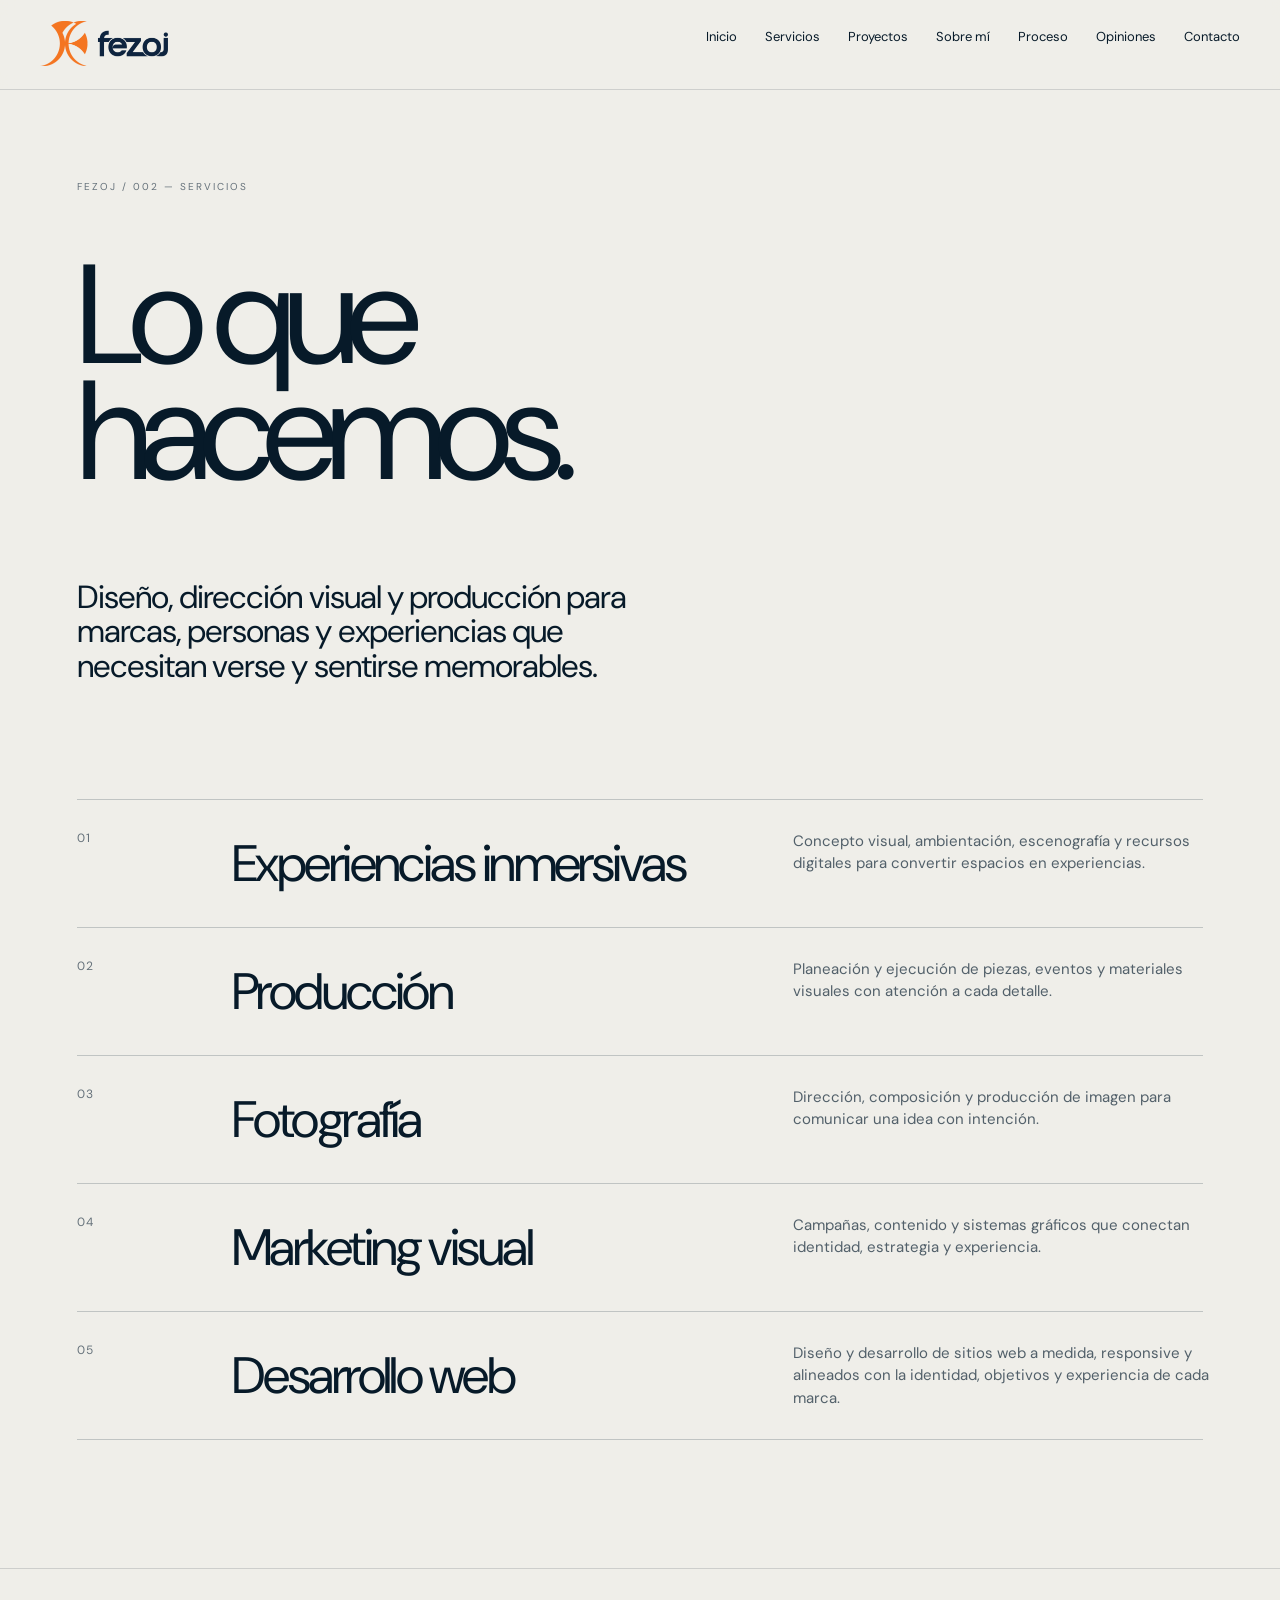
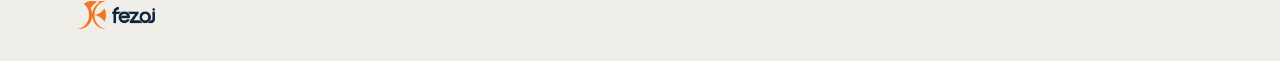
<file: servicios.html>
<!doctype html><html lang="es"><head><meta charset="utf-8"><meta name="viewport" content="width=device-width,initial-scale=1"><title>Servicios — FEZOJ</title>    <link rel="stylesheet" href="./styles.css">
    <link rel="stylesheet" href="./servicios.css">
      <link rel="stylesheet" href="./menu.css">
</head><body class="page services-page"><header class="site-header"><a class="site-brand logo-brand" href="index.html" aria-label="FEZOJ — Inicio"><img src="fezoj_marca.webp" alt="FEZOJ"></a><nav><a href="index.html">Inicio</a><a href="servicios.html">Servicios</a><a href="proyectos.html">Proyectos</a><a href="sobre-mi.html">Sobre mí</a><a href="proceso.html">Proceso</a><a href="opiniones.html">Opiniones</a><a href="contacto.html">Contacto</a></nav><button class="hamburger" aria-label="Abrir menú" aria-expanded="false"><i></i><i></i><i></i></button></header><main class="page-main"><span class="page-kicker page-load-reveal">FEZOJ / 002 — SERVICIOS</span><h1 class="page-title page-load-reveal">Lo que<br>hacemos.</h1><p class="page-intro page-load-reveal">Diseño, dirección visual y producción para marcas, personas y experiencias que necesitan verse y sentirse memorables.</p><section class="service-list"><article class="service-row"><span class="num">01</span><h2>Experiencias inmersivas</h2><p>Concepto visual, ambientación, escenografía y recursos digitales para convertir espacios en experiencias.</p></article><article class="service-row"><span class="num">02</span><h2>Producción</h2><p>Planeación y ejecución de piezas, eventos y materiales visuales con atención a cada detalle.</p></article><article class="service-row"><span class="num">03</span><h2>Fotografía</h2><p>Dirección, composición y producción de imagen para comunicar una idea con intención.</p></article><article class="service-row"><span class="num">04</span><h2>Marketing visual</h2><p>Campañas, contenido y sistemas gráficos que conectan identidad, estrategia y experiencia.</p></article><article class="service-row"><span class="num">05</span><h2>Desarrollo web</h2><p>Diseño y desarrollo de sitios web a medida, responsive y alineados con la identidad, objetivos y experiencia de cada marca.</p></article></section></main><footer class="site-footer"><div class="footer-brand"><img src="fezoj_marca.webp" alt="FEZOJ"></div><span>© FEZOJ · Todos los derechos reservados.</span><span>Diseño que se convierte en experiencia.</span></footer><div class="mobile-drawer" aria-hidden="true">
  <div class="drawer-backdrop"></div>
  <aside class="drawer-panel" aria-label="Menú móvil">
    <button class="drawer-close" aria-label="Cerrar menú"><span></span><span></span></button>
    <span class="drawer-label">ÍNDICE DEL SITIO</span>
    <nav>
      <a href="index.html">Inicio</a>
      <a href="servicios.html">Servicios</a>
      <a href="proyectos.html">Proyectos</a>
      <a href="sobre-mi.html">Sobre mí</a>
      <a href="proceso.html">Proceso</a>
      <a href="opiniones.html">Opiniones</a>
      <a href="contacto.html">Contacto</a>
    </nav>
    <span class="drawer-label second">ENCUÉNTRANOS</span>
    <div class="drawer-social">
      <a href="https://www.instagram.com/fezoj.oficial/" target="_blank" rel="noreferrer">Instagram</a>
      <a href="https://www.behance.net/gallery/253564235/Portafolio-2026" target="_blank" rel="noreferrer">Behance</a>
    </div>
  </aside>
</div>

<script src="./script.js"></script>
</body></html>
</file>
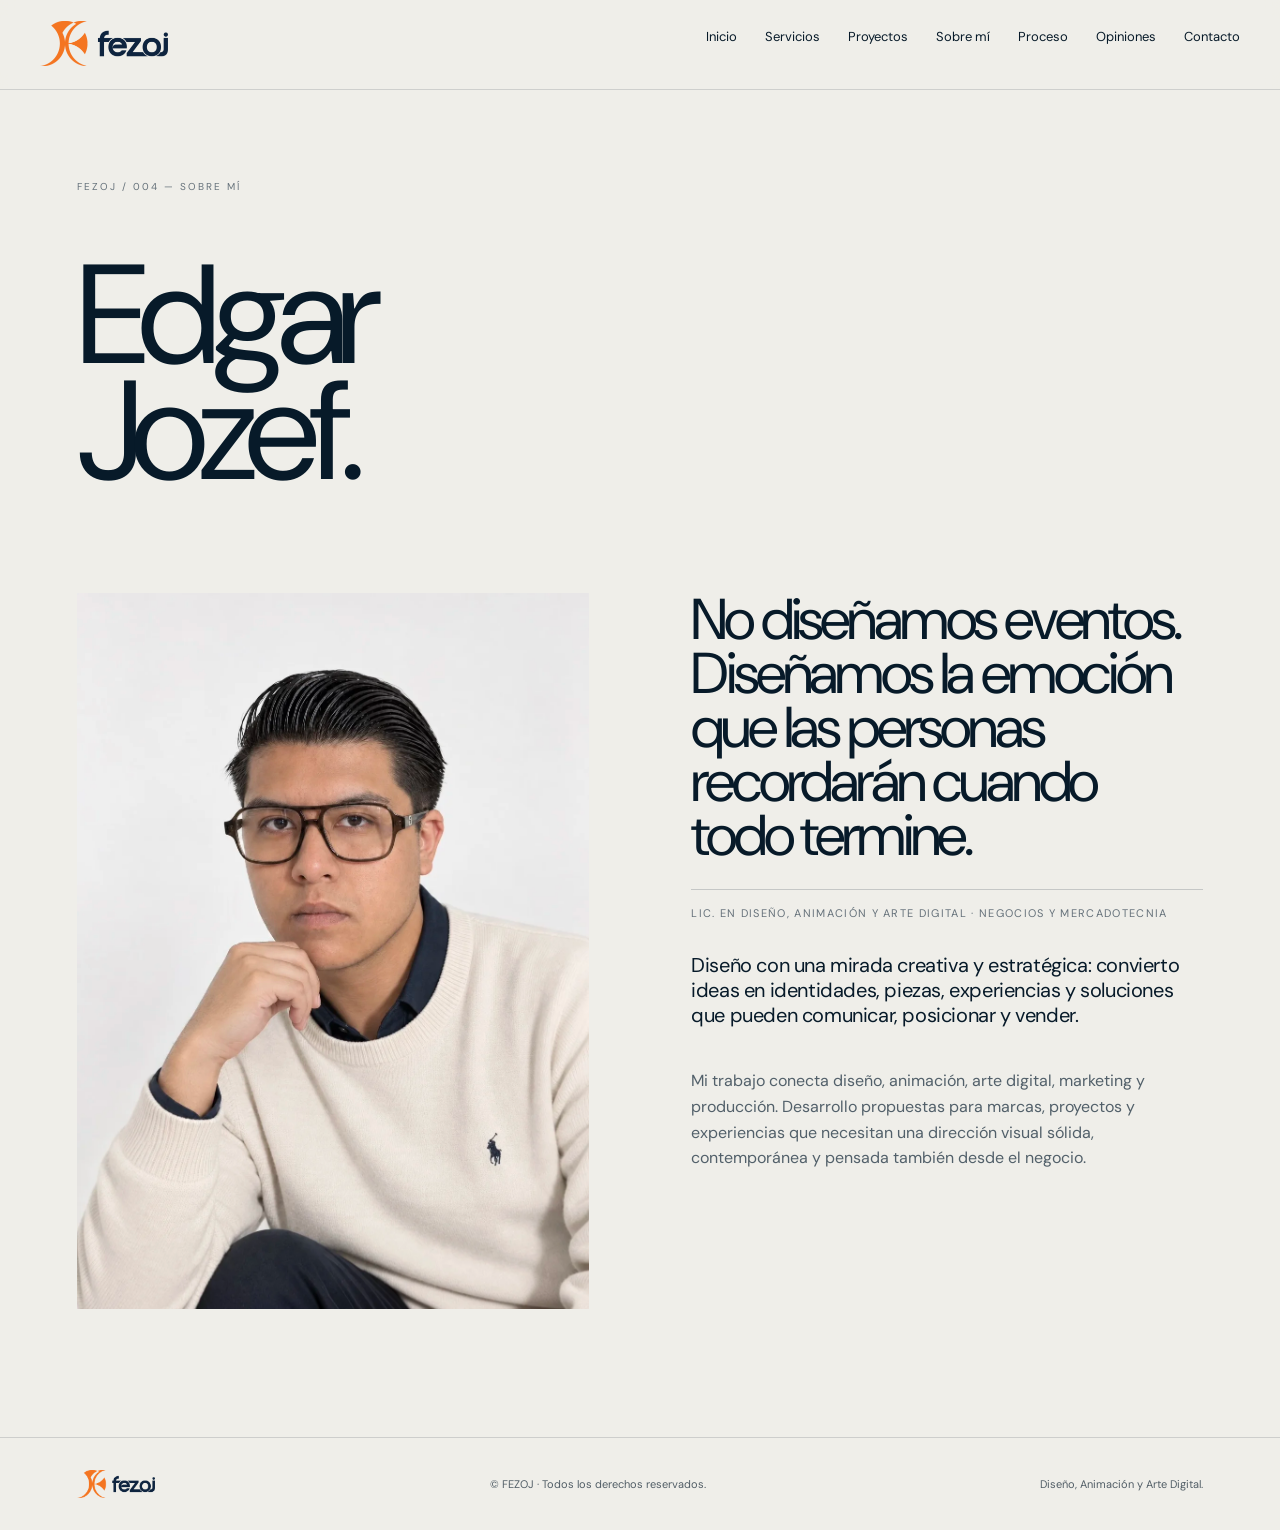
<file: sobre-mi.html>
<!doctype html><html lang="es"><head><meta charset="utf-8"><meta name="viewport" content="width=device-width,initial-scale=1"><title>Sobre mí — FEZOJ</title>    <link rel="stylesheet" href="./styles.css">
    <link rel="stylesheet" href="./sobre-mi.css">
      <link rel="stylesheet" href="./menu.css">
</head><body class="page about-page"><header class="site-header"><a class="site-brand logo-brand" href="index.html" aria-label="FEZOJ — Inicio"><img src="fezoj_marca.webp" alt="FEZOJ"></a><nav><a href="index.html">Inicio</a><a href="servicios.html">Servicios</a><a href="proyectos.html">Proyectos</a><a href="sobre-mi.html">Sobre mí</a><a href="proceso.html">Proceso</a><a href="opiniones.html">Opiniones</a><a href="contacto.html">Contacto</a></nav><button class="hamburger" aria-label="Abrir menú" aria-expanded="false"><i></i><i></i><i></i></button></header><main class="page-main"><span class="page-kicker page-load-reveal">FEZOJ / 004 — SOBRE MÍ</span><h1 class="page-title page-load-reveal">Edgar<br>Jozef.</h1><div class="about-grid"><img src="perfilJoz.webp" alt="Edgar Jozef — FEZOJ"><div class="about-copy"><blockquote>No diseñamos eventos. Diseñamos la emoción que las personas recordarán cuando todo termine.</blockquote><div class="about-role">Lic. en Diseño, Animación y Arte Digital · Negocios y Mercadotecnia</div><p class="about-lead">Diseño con una mirada creativa y estratégica: convierto ideas en identidades, piezas, experiencias y soluciones que pueden comunicar, posicionar y vender.</p><p>Mi trabajo conecta diseño, animación, arte digital, marketing y producción. Desarrollo propuestas para marcas, proyectos y experiencias que necesitan una dirección visual sólida, contemporánea y pensada también desde el negocio.</p></div></div></main><footer class="site-footer"><div class="footer-brand"><img src="fezoj_marca.webp" alt="FEZOJ"></div><span>© FEZOJ · Todos los derechos reservados.</span><span>Diseño, Animación y Arte Digital.</span></footer><div class="mobile-drawer" aria-hidden="true">
  <div class="drawer-backdrop"></div>
  <aside class="drawer-panel" aria-label="Menú móvil">
    <button class="drawer-close" aria-label="Cerrar menú"><span></span><span></span></button>
    <span class="drawer-label">ÍNDICE DEL SITIO</span>
    <nav>
      <a href="index.html">Inicio</a>
      <a href="servicios.html">Servicios</a>
      <a href="proyectos.html">Proyectos</a>
      <a href="sobre-mi.html">Sobre mí</a>
      <a href="proceso.html">Proceso</a>
      <a href="opiniones.html">Opiniones</a>
      <a href="contacto.html">Contacto</a>
    </nav>
    <span class="drawer-label second">ENCUÉNTRANOS</span>
    <div class="drawer-social">
      <a href="https://www.instagram.com/fezoj.oficial/" target="_blank" rel="noreferrer">Instagram</a>
      <a href="https://www.behance.net/gallery/253564235/Portafolio-2026" target="_blank" rel="noreferrer">Behance</a>
    </div>
  </aside>
</div>

<script src="./script.js"></script>
</body></html>
</file>
<file: index.css>
@font-face {
  font-family: 'Helvetica Neue ME';
  src: url('https://db.onlinewebfonts.com/c/95cecf452d3208890088a5b4c19c7ec?family=Helvetica+Neue+ME') format('woff2');
  font-display: swap;
}

:root {
  --cream: #efeee9;
  --navy: #071a29;
  --navy2: #0b2638;
  --ink: #0b1116;
  --muted: #73808a;
  --line: rgba(7,26,41,.28);
  --ease: cubic-bezier(.22,1,.36,1);
}

* { box-sizing: border-box; }
html { scroll-behavior: smooth; }
body {
  margin: 0;
  background: var(--cream);
  color: var(--navy);
  font-family: 'Helvetica Neue ME',Helvetica,Arial,sans-serif;
  font-weight: 400;
}
a { color: inherit; text-decoration: none; }
button { font: inherit; }

.hero {
  height: 100dvh;
  min-height: 620px;
  position: relative;
  overflow: hidden;
  background: #efeee9;
  color: #071a29;
}
.hero-bg, .hero-shade { display: none; }

.hero-header {
  position: fixed;
  inset: 0 0 auto;
  z-index: 1000;
  display: flex;
  align-items: flex-start;
  justify-content: space-between;
  padding: 32px 40px;
  color: #071a29;
}
.brand { font-size: 18px; letter-spacing: .04em; animation-delay: 800ms; }
.desktop-cluster { display: flex; align-items: flex-start; gap: 6rem; font-size: 14px; }
.nav-stack { display: flex; flex-direction: column; gap: 2px; }
.nav-stack a { transition: opacity .3s; }
.nav-stack a:hover { opacity: .6; }
.year { animation-delay: 900ms; }

.marquee-wrap {
  position: absolute;
  inset: 20vh 0 auto;
  z-index: 10;
  overflow: hidden;
}
.marquee {
  display: flex;
  width: max-content;
  white-space: nowrap;
  font-size: 25vh;
  line-height: .82;
  letter-spacing: -.055em;
  color: #071a29;
  animation: marquee 30s linear infinite;
}
.marquee span { padding-right: 6vw; }
.marquee span:last-child { padding-right: 0; }

.hero-portrait {
  position: absolute;
  z-index: 20;
  inset: 7% 12% 0;
  display: flex;
  align-items: flex-end;
  justify-content: center;
  pointer-events: none;
}
.hero-portrait img {
  height: 91%;
  width: auto;
  max-width: 72vw;
  object-fit: contain;
  filter: drop-shadow(0 25px 40px rgba(0,0,0,.18));
}

.hero-intro {
  position: absolute;
  z-index: 25;
  left: 40px;
  bottom: 150px;
  max-width: 430px;
  display: flex;
  flex-direction: column;
  gap: 12px;
  color: #071a29;
}
.hero-intro span { font-size: 11px; letter-spacing: .18em; opacity: .7; }
.hero-intro strong { font-size: 20px; line-height: 1.05; font-weight: 400; letter-spacing: -.02em; }

.hero-rule {
  position: absolute;
  z-index: 10;
  left: 40px;
  right: 40px;
  bottom: 112px;
  height: 2px;
  background: #071a29;
  transform-origin: left;
}

.hero-footer {
  position: absolute;
  inset: auto 0 0;
  z-index: 30;
  display: flex;
  align-items: flex-end;
  justify-content: space-between;
  padding: 0 40px 30px;
  font-size: 14px;
  line-height: 1.45;
  color: #071a29;
}
.hero-footer div { display: flex; flex-direction: column; }
.hero-footer .right { text-align: right; }

.hero-footer-legal {
  align-items: flex-end;
  gap: 8px;
}
.hero-footer-legal img {
  width: 74px;
  height: auto;
  margin-bottom: 2px;
}
.hero-footer-legal span {
  font-size: 10px;
  letter-spacing: .02em;
  opacity: .68;
}

.hamburger {
  display: none;
  background: none;
  border: 0;
  color: #071a29;
  width: 40px;
  height: 40px;
  padding: 10px;
  flex-direction: column;
  justify-content: center;
  gap: 5px;
  cursor: pointer;
}
.hamburger i {
  display: block;
  height: 1px;
  width: 22px;
  background: currentColor;
  transition: transform .5s var(--ease), opacity .3s;
}

.reveal {
  opacity: 0;
  transform: translateY(28px);
  transition: opacity .9s var(--ease), transform .9s var(--ease);
}
.reveal.is-visible { opacity: 1; transform: none; }

.anim-fade-up {
  opacity: 0;
  transform: translateY(28px);
  animation: fadeUp .9s var(--ease) var(--d,0ms) both;
}
.anim-rise-in {
  opacity: 0;
  animation: rise 1.4s var(--ease) 300ms both;
}
.anim-line {
  transform: scaleX(0);
  animation: line 1.1s cubic-bezier(.76,0,.24,1) 1200ms both;
}

@keyframes fadeIn { from { opacity: 0; } to { opacity: 1; } }
@keyframes rise {
  from { opacity: 0; transform: translateY(4vh) scale(1.03); }
  to { opacity: 1; transform: none; }
}
@keyframes fadeUp {
  from { opacity: 0; transform: translateY(28px); }
  to { opacity: 1; transform: none; }
}
@keyframes line {
  from { transform: scaleX(0); }
  to { transform: scaleX(1); }
}
@keyframes marquee {
  from { transform: translateX(0); }
  to { transform: translateX(-50%); }
}


@media (max-width:700px) {
  .desktop-cluster { display: none; }
  .hero-header { padding: 22px; }
  .marquee-wrap { inset: 18vh 0 auto; }
  .marquee { font-size: 21vh; }
  .hero-footer-legal img { width: 68px; }
  .hero-footer-legal span { font-size: 9px; }
}


@media (prefers-reduced-motion:reduce) {
  *,*::before,*::after {
    animation-duration: .01ms !important;
    animation-delay: 0ms !important;
    transition-duration: .01ms !important;
    scroll-behavior: auto !important;
  }
  .reveal { opacity: 1; transform: none; }
}

/* Mobile composition: keep the portrait, marquee and copy visually separated. */
@media (max-width:700px) {
  .hero { min-height: 100svh; }
  .hero-header { padding: 18px 22px; align-items: center; }
  .hero-header .logo-brand { margin-top: 0; width: 112px; height: 40px; }
  .hero-header .hamburger { display: flex; }
  .marquee-wrap { inset: 23vh 0 auto; }
  .marquee { font-size: 18vh; line-height: .8; }
  .hero-portrait {
    inset: 16vh 0 auto;
    height: 55vh;
    align-items: center;
  }
  .hero-portrait img {
    height: 100%;
    max-width: 82vw;
  }
  .hero-intro {
    left: 22px;
    right: 22px;
    bottom: 118px;
    max-width: 310px;
    gap: 9px;
    padding-top: 4px;
  }
  .hero-intro span { font-size: 9px; letter-spacing: .16em; line-height: 1.35; }
  .hero-intro strong { font-size: clamp(17px, 4.5vw, 21px); line-height: 1.1; }
  .hero-rule { left: 22px; right: 22px; bottom: 91px; }
  .hero-footer { padding: 0 22px 18px; font-size: 11px; line-height: 1.35; }
  .hero-footer > div:first-child { max-width: 46%; }
  .hero-footer-legal { max-width: 43%; }
  .hero-footer-legal img { width: 62px; }
  .hero-footer-legal span { font-size: 8px; line-height: 1.25; }
}

@media (max-width:390px) {
  .hero-header { padding-left: 18px; padding-right: 18px; }
  .hero-intro { left: 18px; right: 18px; bottom: 113px; max-width: 285px; }
  .hero-rule { left: 18px; right: 18px; bottom: 88px; }
  .hero-footer { padding-left: 18px; padding-right: 18px; }
}
</file>
<file: menu.css>
/* FEZOJ — shared navigation, logo and mobile Liquid Glass */
@import url('https://fonts.googleapis.com/css2?family=DM+Sans:wght@300;400;500;600&display=swap');

:root {
  --fezoj-orange: #ff7418;
  --fezoj-navy: #071a29;
  --fezoj-cream: #efeee9;
  --fezoj-glass: rgba(239, 238, 233, .78);
}

body, button, input, textarea, select {
  font-family: 'DM Sans', 'Avenir Next', 'Helvetica Neue', Helvetica, Arial, sans-serif;
}

.logo-brand {
  position: relative;
  display: inline-flex;
  align-items: center;
  width: 128px;
  height: 45px;
  flex: 0 0 auto;
}
.logo-brand img {
  width: 100%;
  height: 100%;
  display: block;
  object-fit: contain;
  object-position: left center;
}
.logo-brand::after {
  content: '';
  position: absolute;
  inset: -12px -14px;
  border-radius: 20px;
  pointer-events: none;
  opacity: 0;
  transition: opacity .25s ease;
  box-shadow: 0 0 22px rgba(255,116,24,.12);
}
.logo-brand:hover::after { opacity: 1; }

/* Desktop navigation — subtle FEZOJ orange hover cue */
.site-header nav a, .hero-header .nav-stack a {
  position: relative;
  transition: color .28s ease, opacity .28s ease, text-shadow .28s ease;
}
.site-header nav a:hover, .hero-header .nav-stack a:hover {
  color: var(--fezoj-orange);
  opacity: 1;
  text-shadow: 0 0 12px rgba(255,116,24,.20);
}
.site-header nav a::after, .hero-header .nav-stack a::after {
  content: '';
  position: absolute;
  left: -7px;
  right: -7px;
  bottom: -4px;
  height: 14px;
  border-radius: 50%;
  background: rgba(255,116,24,.13);
  filter: blur(7px);
  opacity: 0;
  transform: scale(.65);
  transition: opacity .28s ease, transform .28s ease;
  pointer-events: none;
  z-index: -1;
}
.site-header nav a:hover::after, .hero-header .nav-stack a:hover::after {
  opacity: 1;
  transform: scale(1);
}

/* Desktop inner-page header */
.site-header .logo-brand {
  margin-top: -7px;
}
.site-header .logo-brand img { object-position: left center; }

/* Index header */
.hero-header .logo-brand {
  margin-top: -7px;
}
.hero-header .logo-brand img { object-position: left center; }

.hamburger {
  display: none;
  position: relative;
  align-items: center;
  justify-content: center;
  flex-direction: column;
  gap: 5px;
  width: 44px;
  height: 44px;
  padding: 10px;
  border: 0;
  border-radius: 50%;
  background: transparent;
  color: currentColor;
  cursor: pointer;
  -webkit-tap-highlight-color: transparent;
}
.hamburger i {
  display: block;
  width: 22px;
  height: 1px;
  background: currentColor;
  transition: transform .45s cubic-bezier(.22,1,.36,1), opacity .25s ease;
}
.hamburger[aria-expanded="true"] i:nth-child(1) { transform: translateY(6px) rotate(45deg); }
.hamburger[aria-expanded="true"] i:nth-child(2) { opacity: 0; }
.hamburger[aria-expanded="true"] i:nth-child(3) { transform: translateY(-6px) rotate(-45deg); }

/* Liquid Glass mobile drawer */
.mobile-drawer {
  position: fixed;
  inset: 0;
  z-index: 1100;
  pointer-events: none;
  visibility: hidden;
}
.mobile-drawer.open {
  pointer-events: auto;
  visibility: visible;
}
.drawer-backdrop {
  position: absolute;
  inset: 0;
  background: rgba(7, 26, 41, .22);
  backdrop-filter: blur(14px) saturate(120%);
  -webkit-backdrop-filter: blur(14px) saturate(120%);
  opacity: 0;
  transition: opacity .45s ease;
}
.mobile-drawer.open .drawer-backdrop { opacity: 1; }
.drawer-panel {
  position: absolute;
  top: 12px;
  right: 12px;
  bottom: 12px;
  width: min(88vw, 390px);
  padding: 34px 30px 30px;
  border: 1px solid rgba(255,255,255,.58);
  border-radius: 30px;
  background: rgba(239,238,233,.64);
  color: var(--fezoj-navy);
  box-shadow: 0 24px 70px rgba(7,26,41,.22), inset 0 1px 0 rgba(255,255,255,.75);
  backdrop-filter: blur(28px) saturate(145%);
  -webkit-backdrop-filter: blur(28px) saturate(145%);
  transform: translateX(calc(100% + 30px)) scale(.98);
  opacity: .7;
  transition: transform .55s cubic-bezier(.22,1,.36,1), opacity .35s ease;
  display: flex;
  flex-direction: column;
  overflow: auto;
}
.mobile-drawer.open .drawer-panel {
  transform: none;
  opacity: 1;
}
.drawer-panel::before {
  content: '';
  position: absolute;
  left: 24px;
  right: 24px;
  top: 0;
  height: 1px;
  background: rgba(255,255,255,.9);
}
.drawer-close {
  position: absolute;
  top: 18px;
  right: 18px;
  width: 42px;
  height: 42px;
  display: grid;
  place-items: center;
  border: 1px solid rgba(7,26,41,.13);
  border-radius: 50%;
  background: rgba(255,255,255,.28);
  color: var(--fezoj-navy);
  cursor: pointer;
  backdrop-filter: blur(12px);
  -webkit-backdrop-filter: blur(12px);
}
.drawer-close span {
  position: absolute;
  width: 17px;
  height: 1px;
  background: currentColor;
}
.drawer-close span:first-child { transform: rotate(45deg); }
.drawer-close span:last-child { transform: rotate(-45deg); }
.drawer-label {
  margin-top: 54px;
  font-size: 9px;
  letter-spacing: .22em;
  color: rgba(7,26,41,.56);
}
.drawer-panel nav {
  display: flex;
  flex-direction: column;
  margin-top: 17px;
}
.drawer-panel nav a {
  position: relative;
  width: max-content;
  max-width: 100%;
  padding: 4px 0;
  font-size: clamp(31px, 8vw, 45px);
  line-height: 1.12;
  letter-spacing: -.055em;
  transition: transform .35s ease, opacity .25s ease;
}
.drawer-panel nav a:hover { transform: translateX(7px); opacity: .58; }
.drawer-panel nav a::after {
  content: '';
  position: absolute;
  left: 0;
  bottom: 1px;
  width: 100%;
  height: 1px;
  background: currentColor;
  transform: scaleX(0);
  transform-origin: left;
  transition: transform .35s ease;
}
.drawer-panel nav a:hover::after { transform: scaleX(1); }
.drawer-label.second { margin-top: auto; padding-top: 48px; }
.drawer-social {
  display: flex;
  flex-wrap: wrap;
  gap: 18px;
  margin-top: 13px;
  font-size: 13px;
}
.drawer-social a { opacity: .76; transition: opacity .25s ease; }
.drawer-social a:hover { opacity: 1; }

/* Sparkles generated by script.js */
.logo-spark {
  position: fixed;
  z-index: 2000;
  width: 7px;
  height: 7px;
  pointer-events: none;
  transform: translate(-50%, -50%) rotate(45deg) scale(0);
  animation: fezojSpark .75s cubic-bezier(.2,.8,.2,1) forwards;
}
.logo-spark::before,
.logo-spark::after {
  content: '';
  position: absolute;
  inset: 0;
  background: currentColor;
  border-radius: 1px;
}
.logo-spark::after { transform: rotate(90deg); }
@keyframes fezojSpark {
  0% { opacity: 0; transform: translate(-50%,-50%) rotate(45deg) scale(0); }
  22% { opacity: 1; transform: translate(-50%,-50%) rotate(45deg) scale(1); }
  100% { opacity: 0; transform: translate(var(--tx),var(--ty)) rotate(45deg) scale(.15); }
}

@media (max-width: 700px) {
  .logo-brand { width: 112px; height: 39px; }
  .site-header .logo-brand, .hero-header .logo-brand { margin-top: -4px; }
  .site-header .hamburger,
  .hero-header .hamburger { display: flex; }
  .site-header { align-items: center; }
  .hero-header { align-items: center; }
  .mobile-drawer { display: block; }
}

@media (prefers-reduced-motion: reduce) {
  .logo-spark { display: none; }
  .drawer-panel, .drawer-backdrop, .drawer-panel nav a, .hamburger i { transition-duration: .01ms !important; }
}

/* Global cursor sparkle layer — shared by every FEZOJ page. */
.cursor-spark-layer {
  position: fixed;
  inset: 0;
  z-index: 9999;
  width: 100vw;
  height: 100vh;
  pointer-events: none;
  display: block;
}

body.menu-open { overflow: hidden; }

@media (max-width:700px) {
  .site-header .hamburger,
  .hero-header .hamburger { display: flex; }
}
</file>
<file: styles.css>
@font-face {
  font-family: 'Helvetica Neue ME';
  src: url('https://db.onlinewebfonts.com/c/95cecf452d3208890088a5b4c19c7ec?family=Helvetica+Neue+ME') format('woff2');
  font-display: swap;
}

:root {
  --header-height: 90px;
  --cream: #efeee9;
  --navy: #071a29;
  --navy2: #0b2638;
  --ink: #0b1116;
  --muted: #73808a;
  --line: rgba(7, 26, 41, .20);
  --ease: cubic-bezier(.22, 1, .36, 1);
}

* { box-sizing: border-box; }
html { scroll-behavior: smooth; }
body {
  margin: 0;
  background: var(--cream);
  color: var(--navy);
  font-family: 'Helvetica Neue ME', Helvetica, Arial, sans-serif;
  font-weight: 400;
  -webkit-font-smoothing: antialiased;
}
a { color: inherit; text-decoration: none; }
button { font: inherit; }
img { max-width: 100%; display: block; }

.page { background: var(--cream); color: var(--navy); min-height: 100vh; }

.site-header {
  height: var(--header-height);
  padding: 28px 40px;
  display: flex;
  align-items: flex-start;
  justify-content: space-between;
  border-bottom: 1px solid rgba(7,26,41,.14);
  position: fixed;
  top: 0;
  left: 0;
  right: 0;
  background: rgba(239,238,233,.96);
  z-index: 20;
  backdrop-filter: blur(8px);
}
.site-header > a, .site-brand {
  font-size: 18px;
  font-weight: 500;
  letter-spacing: .04em;
}
.site-header nav { display: flex; gap: 28px; font-size: 13px; }
.site-header nav a { transition: opacity .3s var(--ease); }
.site-header nav a:hover { opacity: .55; }


.page-main { padding: calc(var(--header-height) + 7vw) 6vw 10vw; }
.page-kicker { display: block; font-size: 10px; letter-spacing: .2em; color: #65717a; }

.page-title {
  font-size: clamp(64px,11vw,170px);
  font-weight: 400;
  letter-spacing: -.075em;
  line-height: .83;
  margin: 5vw 0 8vw;
}
.page-title em { font-style: normal; color: #6c7880; }

.page-intro {
  max-width: 620px;
  font-size: clamp(20px,2.5vw,34px);
  line-height: 1.08;
  letter-spacing: -.03em;
}

.service-list, .process-list {
  margin-top: 10vw;
  border-top: 1px solid rgba(7,26,41,.2);
}
.service-row, .process-row {
  display: grid;
  grid-template-columns: 12% 48% 40%;
  gap: 20px;
  padding: 30px 0;
  border-bottom: 1px solid rgba(7,26,41,.2);
  align-items: start;
}
.service-row h2, .process-row h2 {
  font-size: clamp(30px,4vw,58px);
  font-weight: 400;
  letter-spacing: -.05em;
  margin: 0;
}
.service-row p, .process-row p {
  max-width: 430px;
  line-height: 1.5;
  margin: 0;
  color: #52606a;
}
.service-row .num, .process-row .num {
  font-size: 12px;
  letter-spacing: .1em;
  color: #65717a;
}

.site-footer {
  padding: 32px 6vw;
  border-top: 1px solid rgba(7,26,41,.15);
  display: flex;
  align-items: center;
  justify-content: space-between;
  gap: 28px;
  font-size: 11px;
  color: var(--navy);
}
.footer-brand {
  display: inline-flex;
  align-items: center;
  flex: 0 0 auto;
}
.footer-brand img {
  width: 78px;
  height: auto;
  display: block;
}
.site-footer > span { opacity: .68; }
.site-footer a { transition: opacity .25s ease; }
.site-footer a:hover { opacity: .55; }

/* FEZOJ — page entrance typography */
.page-load-reveal {
  opacity: 0;
  transform: translateY(34px);
  animation: pageTypeRise .95s var(--ease) var(--load-delay, 0ms) both;
}
.page-kicker.page-load-reveal { --load-delay: 80ms; }
.page-title.page-load-reveal { --load-delay: 180ms; }
.page-intro.page-load-reveal, .projects-intro-copy.page-load-reveal { --load-delay: 360ms; }

@keyframes pageTypeRise {
  0% { opacity: 0; transform: translateY(34px); clip-path: inset(0 0 100% 0); }
  55% { opacity: 1; }
  100% { opacity: 1; transform: translateY(0); clip-path: inset(0 0 0 0); }
}

@media (prefers-reduced-motion: reduce) {
  .page-load-reveal { opacity: 1; transform: none; animation: none; clip-path: none; }
}

.reveal {
  opacity: 0;
  transform: translateY(28px);
  transition: opacity .9s var(--ease), transform .9s var(--ease);
}
.reveal.is-visible { opacity: 1; transform: none; }

@media (max-width:700px) {
  :root { --header-height: 74px; }
  .site-header { height: var(--header-height); padding: 22px; }
  .site-header nav { display: none; }
  .page-main { padding: calc(var(--header-height) + 15vw) 22px 24vw; }
  .page-title { font-size: 19vw; margin: 18vw 0; }
  .page-intro { font-size: 22px; }
  .service-row, .process-row { grid-template-columns: 1fr; gap: 14px; }
  .service-row .num, .process-row .num { font-size: 10px; letter-spacing: .15em; }
  .service-row h2, .process-row h2 { font-size: 40px; }
  .site-footer { padding: 28px 22px; gap: 18px; flex-direction: column; align-items: flex-start; }
  .footer-brand img { width: 72px; }
}

/* FEZOJ — responsive safety layer
   Prevents text collisions, clipping and horizontal overflow on narrow screens. */
html, body { max-width: 100%; overflow-x: hidden; }
*, *::before, *::after { min-width: 0; }
img, svg, video { max-width: 100%; }
h1, h2, h3, p, a, span, blockquote, label, button { overflow-wrap: normal; }

@media (max-width: 900px) {
  .site-header { padding-left: 28px; padding-right: 28px; }
  .site-header nav { gap: 18px; }
  .page-main { padding-left: 5vw; padding-right: 5vw; }
  .service-row, .process-row { grid-template-columns: 10% minmax(0, 1fr) minmax(190px, 34%); gap: 16px; }
}

@media (max-width: 700px) {
  :root { --header-height: 74px; }
  .site-header { height: var(--header-height); padding: 18px 22px; align-items: center; }
  .site-header .logo-brand { margin-top: 0; width: 112px; height: 40px; }
  .site-header .hamburger { display: flex; }

  .page-main { padding: calc(var(--header-height) + 15vw) 22px 24vw; }
  .page-kicker { font-size: 9px; line-height: 1.4; }
  .page-title {
    width: 100%;
    max-width: 100%;
    font-size: clamp(54px, 15vw, 88px);
    line-height: .88;
    letter-spacing: -.065em;
    margin: 14vw 0 10vw;
    overflow-wrap: normal;
    word-break: normal;
    hyphens: none;
  }
  .page-intro {
    width: 100%;
    max-width: 100%;
    font-size: clamp(19px, 5.3vw, 23px);
    line-height: 1.16;
  }

  .service-row, .process-row {
    grid-template-columns: 1fr;
    gap: 12px;
    padding: 25px 0 28px;
  }
  .service-row h2, .process-row h2 {
    font-size: clamp(34px, 10vw, 48px);
    line-height: .95;
    max-width: 100%;
  }
  .service-row p, .process-row p { max-width: 38rem; font-size: 15px; line-height: 1.5; }

  .site-footer { width: 100%; }
  .site-footer > span, .site-footer > a { max-width: 100%; }
}

@media (max-width: 390px) {
  .site-header { padding-left: 18px; padding-right: 18px; }
  .site-header .logo-brand { width: 102px; height: 37px; }
  .page-main { padding-left: 18px; padding-right: 18px; }
  .page-title { font-size: clamp(50px, 14.2vw, 72px); }
}

/* FEZOJ — Responsive typography safeguard
   Never break a word in the middle on headings or editorial labels.
   Layouts are allowed to reflow at spaces instead. */
h1, h2, h3, h4, h5, h6,
.page-title, .case-title,
.feature-copy h2, .split-project-side h2, .loreny-copy h2,
.disciplines-intro h2, .projects-cta h2,
.section-heading h2, .about-copy blockquote,
.service-row h2, .process-row h2,
.case-section h2,
.page-kicker, .case-kicker, .mini-label, .feature-meta,
.discipline-row h3 {
  overflow-wrap: normal;
  word-break: normal;
  hyphens: none;
}

/* Keep editorial headlines readable without allowing accidental word clipping. */
.page-title, .case-title, h1, h2, h3, h4, h5, h6 {
  text-wrap: balance;
}

@media (max-width: 700px) {
  /* Long project titles get a slightly smaller second line rather than splitting words. */
  .case-title {
    font-size: clamp(52px, 15vw, 88px);
    line-height: .86;
  }

  .case-title em {
    display: inline;
    font-size: .82em;
    line-height: .92;
  }

  /* Prevent narrow devices from forcing a headline into an unreadable edge case. */
  .page-title {
    font-size: clamp(52px, 15vw, 88px);
  }
}

@media (max-width: 390px) {
  .case-title {
    font-size: clamp(46px, 14vw, 62px);
  }

  .case-title em {
    font-size: .80em;
  }

  .page-title {
    font-size: clamp(48px, 14vw, 72px);
  }
}
</file>
<file: contacto.css>
.contact-page {
  padding-bottom: 12vw;
}
.contact-intro { padding-bottom: 7vw; }
.contact-page .page-title { margin-bottom: 4vw; }
.contact-links {
  display: flex;
  flex-direction: column;
  margin-top: 8vw;
}
.contact-links a {
  font-size: clamp(40px,7vw,100px);
  letter-spacing: -.065em;
  line-height: .95;
  border-bottom: 1px solid rgba(7,26,41,.2);
  padding: 18px 0;
  transition: padding-left .5s var(--ease), opacity .3s;
}
.contact-links a:hover { padding-left: 18px; }
.contact-links .contact-quote-link { font-size: 13px; letter-spacing: .04em; line-height: 1.2; border-bottom: 0; padding: 28px 0 0; text-transform: uppercase; }
.contact-links .contact-quote-link:hover { padding-left: 0; opacity: .55; }

.quote-section,
.reviews-section {
  margin-top: 8vw;
  padding-top: 4vw;
  border-top: 1px solid rgba(7,26,41,.2);
}
.section-heading {
  display: grid;
  grid-template-columns: 18% minmax(0, 1fr);
  gap: 30px;
  align-items: start;
  margin-bottom: 5vw;
}
.section-index {
  display: block;
  font-size: 10px;
  letter-spacing: .18em;
  color: #65717a;
}
.section-heading h2 {
  max-width: 800px;
  margin: 0 0 14px;
  font-size: clamp(42px,6vw,88px);
  font-weight: 400;
  letter-spacing: -.065em;
  line-height: .94;
}
.section-heading p {
  max-width: 650px;
  margin: 0;
  color: #52606a;
  font-size: 16px;
  line-height: 1.5;
}

.quote-form {
  display: grid;
  grid-template-columns: repeat(2, minmax(0, 1fr));
  column-gap: 34px;
  row-gap: 28px;
  border-top: 1px solid rgba(7,26,41,.15);
  padding-top: 28px;
}
.form-field { min-width: 0; }
.form-field-full { grid-column: 1 / -1; }
.form-field label,
.rating-label {
  display: block;
  margin-bottom: 10px;
  font-size: 10px;
  letter-spacing: .16em;
  text-transform: uppercase;
  color: #65717a;
}
.form-field label span,
.rating-label span { color: #ff7418; }
.form-field input,
.form-field textarea,
.form-field select {
  width: 100%;
  border: 0;
  border-bottom: 1px solid rgba(7,26,41,.24);
  border-radius: 0;
  padding: 13px 0 15px;
  background: transparent;
  color: var(--navy);
  font: inherit;
  font-size: 17px;
  outline: none;
  transition: border-color .25s ease, padding-left .25s ease;
}
.form-field textarea { resize: vertical; min-height: 130px; line-height: 1.45; }
.form-field select { cursor: pointer; }
.form-field input:focus,
.form-field textarea:focus,
.form-field select:focus { border-color: var(--navy); }
.form-field input::placeholder,
.form-field textarea::placeholder { color: rgba(7,26,41,.38); }
.form-actions {
  display: flex;
  align-items: center;
  gap: 22px;
  padding-top: 10px;
}
.form-actions p,
.review-submit-row small {
  margin: 0;
  max-width: 430px;
  color: #65717a;
  font-size: 11px;
  line-height: 1.45;
}
.primary-button,
.secondary-button {
  border: 1px solid var(--navy);
  border-radius: 999px;
  padding: 15px 22px;
  background: var(--navy);
  color: var(--cream);
  cursor: pointer;
  font-size: 13px;
  transition: transform .35s var(--ease), background .25s ease, color .25s ease;
  white-space: nowrap;
}
.primary-button:hover,
.secondary-button:hover { transform: translateY(-2px); }

.reviews-section { margin-top: 12vw; }
.reviews-heading { margin-bottom: 4vw; }
.reviews-shell {
  position: relative;
  min-height: 260px;
  overflow: hidden;
  border-top: 1px solid rgba(7,26,41,.15);
  border-bottom: 1px solid rgba(7,26,41,.15);
}
.reviews-track {
  display: flex;
  transition: transform .65s var(--ease);
}
.review-card {
  min-width: 100%;
  padding: 52px 9% 68px;
  display: grid;
  grid-template-columns: 1fr auto;
  gap: 30px;
}
.review-card blockquote {
  max-width: 900px;
  margin: 0;
  font-size: clamp(25px,3.2vw,48px);
  line-height: 1.08;
  letter-spacing: -.045em;
}
.review-meta { align-self: end; text-align: right; }
.review-meta strong { display: block; font-size: 13px; font-weight: 500; }
.review-meta span { display: block; margin-top: 5px; font-size: 10px; letter-spacing: .1em; color: #65717a; text-transform: uppercase; }
.review-stars-display { margin-top: 14px; letter-spacing: .14em; font-size: 13px; color: var(--fezoj-orange); }
.reviews-empty {
  min-height: 260px;
  display: flex;
  justify-content: center;
  align-items: center;
  text-align: center;
  padding: 45px 30px;
}
.reviews-empty .quote-mark {
  display: block;
  font-size: clamp(62px, 7vw, 92px);
  line-height: 1;
  letter-spacing: -.14em;
  color: var(--navy);
  opacity: .12;
  transform: translateY(-3px);
}
.review-nav {
  position: absolute;
  top: 50%;
  min-width: 42px;
  height: 42px;
  margin-top: -21px;
  border: 1px solid rgba(7,26,41,.18);
  border-radius: 50%;
  background: rgba(239,238,233,.72);
  color: var(--navy);
  cursor: pointer;
  backdrop-filter: blur(8px);
  opacity: .7;
  transition: opacity .25s ease, transform .25s ease;
  padding: 0 10px;
  font-size: 10px;
  letter-spacing: .08em;
  text-transform: uppercase;
}
.review-nav:hover { opacity: 1; transform: scale(1.04); }
.review-prev { left: 18px; }
.review-next { right: 18px; }
.review-dots { position: absolute; left: 50%; bottom: 18px; display: flex; gap: 7px; transform: translateX(-50%); }
.review-dot { width: 5px; height: 5px; border-radius: 50%; background: rgba(7,26,41,.25); }
.review-dot.active { background: var(--navy); transform: scale(1.35); }

.review-form-wrap {
  margin-top: 6vw;
  display: grid;
  grid-template-columns: 28% minmax(0,1fr);
  gap: 7vw;
  padding: 38px 0 0;
  border-top: 1px solid rgba(7,26,41,.15);
}
.review-form-copy h3 {
  margin: 18px 0 10px;
  font-size: clamp(32px,4vw,58px);
  font-weight: 400;
  letter-spacing: -.055em;
  line-height: .95;
}
.review-form-copy p { max-width: 310px; margin: 0; color: #65717a; line-height: 1.5; font-size: 14px; }
.review-form { min-width: 0; }
.rating-field { margin-bottom: 30px; }
.stars { display: flex; gap: 5px; }
.star {
  width: 38px;
  height: 38px;
  padding: 0;
  border: 0;
  background: transparent;
  color: rgba(7,26,41,.18);
  cursor: pointer;
  font-size: 25px;
  transition: color .2s ease, transform .2s ease;
}
.star:hover,
.star.selected { color: var(--fezoj-orange); transform: translateY(-1px); }
.review-grid { display: grid; grid-template-columns: repeat(2,minmax(0,1fr)); gap: 28px 34px; }
.review-submit-row { margin-top: 28px; display: flex; align-items: center; gap: 20px; }
.secondary-button { background: transparent; color: var(--navy); }
.secondary-button:hover { background: var(--navy); color: var(--cream); }

@media (max-width: 700px) {
  .contact-page { padding-bottom: 22vw; }
  .contact-intro { padding-bottom: 15vw; }
  .contact-page .page-title { margin-bottom: 9vw; }
  .contact-links { margin-top: 18vw; }
  .contact-links a { font-size: 14vw; padding: 14px 0; }
  .contact-links a:hover { padding-left: 0; }
  .contact-links .contact-quote-link { font-size: 11px; padding-top: 22px; }
  .quote-section,
  .reviews-section { margin-top: 18vw; padding-top: 11vw; }
  .section-heading { grid-template-columns: 1fr; gap: 18px; margin-bottom: 12vw; }
  .section-heading h2 { font-size: 12vw; }
  .quote-form { grid-template-columns: 1fr; row-gap: 25px; padding-top: 25px; }
  .form-field-full { grid-column: auto; }
  .form-actions { align-items: flex-start; flex-direction: column; gap: 13px; }
  .primary-button { width: 100%; justify-content: space-between; display: flex; }
  .reviews-shell { min-height: 330px; }
  .review-card { grid-template-columns: 1fr; padding: 45px 52px 65px; gap: 22px; }
  .review-card blockquote { font-size: 28px; }
  .review-meta { text-align: left; }
  .review-prev { left: 8px; }
  .review-next { right: 8px; }
  .reviews-empty { min-height: 330px; padding: 35px 40px; }
  .review-form-wrap { grid-template-columns: 1fr; gap: 40px; margin-top: 14vw; padding-top: 28px; }
  .review-grid { grid-template-columns: 1fr; }
  .review-submit-row { align-items: flex-start; flex-direction: column; }
  .secondary-button { width: 100%; }
}

@media (max-width:700px) {
  .contact-page .page-title {
    font-size: clamp(52px, 14.2vw, 82px);
    line-height: .9;
    margin-top: 14vw;
    margin-bottom: 10vw;
  }
  .contact-intro .page-intro { max-width: 31rem; }
  .contact-links { margin-top: 15vw; }
  .contact-links a {
    width: 100%;
    max-width: 100%;
    font-size: clamp(38px, 11.5vw, 62px);
    line-height: .98;
    overflow-wrap: normal;
  }
  .quote-section, .reviews-section { width: 100%; }
  .section-heading h2 {
    font-size: clamp(38px, 11.5vw, 58px);
    line-height: .94;
  }
  .form-field input, .form-field textarea, .form-field select { max-width: 100%; }
  .form-actions, .review-submit-row { width: 100%; }
  .primary-button, .secondary-button { max-width: 100%; overflow-wrap: normal; }
}

@media (max-width:390px) {
  .contact-page .page-title { font-size: 13.6vw; }
  .contact-links a { font-size: 11vw; }
}
</file>
<file: caso.css>
.case-page { background:var(--cream); overflow-x:clip; }
.case-hero { padding:calc(var(--header-height,90px) + 6vw) 6vw 7vw; }
.case-kicker { font-size:9px; letter-spacing:.2em; color:#65717a; }
.case-title { font-size:clamp(68px,12vw,180px); font-weight:400; line-height:.78; letter-spacing:-.08em; margin:5vw 0 4vw; max-width:1200px; }
.case-title em { font-style:normal; color:#6c7880; }
.case-subline { display:grid; grid-template-columns:1fr minmax(280px,430px); gap:8vw; align-items:end; }
.case-subline .services { font-size:10px; letter-spacing:.17em; text-transform:uppercase; }
.case-subline p { margin:0; font-size:clamp(19px,2.1vw,28px); line-height:1.1; letter-spacing:-.03em; }
.case-media { padding:0 6vw 9vw; }
.case-media img { width:100%; height:auto; display:block; border-radius:14px; }
.case-section { padding:8vw 6vw; border-top:1px solid var(--line); }
.case-section.dark { background:var(--navy); color:var(--cream); border-color:rgba(239,238,233,.18); }
.case-grid { display:grid; grid-template-columns:minmax(0,1fr) minmax(280px,460px); gap:9vw; align-items:start; }
.case-section h2 { font-size:clamp(52px,8vw,120px); line-height:.82; letter-spacing:-.075em; font-weight:400; margin:0; }
.case-section h2 em { font-style:normal; color:#6c7880; }
.dark h2 em { color:rgba(239,238,233,.45); }
.case-copy { font-size:16px; line-height:1.55; max-width:520px; color:#52606a; }
.dark .case-copy { color:rgba(239,238,233,.68); }
.case-copy p { margin:0 0 20px; }
.case-tags { display:flex; flex-wrap:wrap; gap:8px; margin-top:30px; }
.case-tags span { border:1px solid currentColor; border-radius:100px; padding:8px 12px; font-size:9px; letter-spacing:.13em; text-transform:uppercase; opacity:.72; }
.case-gallery { padding:0 6vw 10vw; display:grid; grid-template-columns:1fr 1fr; gap:12px; }
.case-gallery figure { margin:0; overflow:hidden; border-radius:12px; background:#d9d7d0; }
.case-gallery figure.wide { grid-column:1 / -1; }
.case-gallery img { width:100%; height:100%; display:block; object-fit:cover; }
.case-gallery figure:not(.wide) { aspect-ratio:1/1; }
.case-gallery figure.wide { aspect-ratio:16/8; }

/* Cierre del caso: navegación editorial, ligera y sin elementos que interfieran con la lectura */
.case-next {
  position:relative;
  padding:8vw 6vw 9vw;
  background:var(--cream);
  color:var(--navy);
  border-top:1px solid var(--line);
}
.case-navigation {
  display:flex;
  justify-content:space-between;
  align-items:flex-end;
  gap:8vw;
  position:relative;
}
.case-nav-back,
.case-nav-next {
  display:inline-flex;
  flex-direction:column;
  justify-content:flex-end;
  padding:0;
  min-height:0;
  border:0;
  color:#5d6870;
  background:transparent;
  text-decoration:none;
  transition:color .28s ease, transform .4s cubic-bezier(.2,.75,.25,1);
}
.case-nav-back {
  font-size:10px;
  line-height:1.2;
  letter-spacing:.15em;
  text-transform:uppercase;
  position:relative;
  padding-bottom:8px;
}
.case-nav-back::after,
.case-nav-next::after {
  content:"";
  display:block;
  width:34px;
  height:1px;
  margin-top:8px;
  background:currentColor;
  transform:scaleX(1);
  transition:width .38s cubic-bezier(.2,.75,.25,1), background .28s ease, transform .38s cubic-bezier(.2,.75,.25,1);
}
.case-nav-back::after {
  transform-origin:left center;
}
.case-nav-next {
  text-align:right;
  align-items:flex-end;
  max-width:min(430px,45vw);
}
.case-nav-next::after {
  transform-origin:right center;
}
.case-nav-next span {
  font-size:9px;
  letter-spacing:.2em;
  color:#7a858b;
  margin-bottom:10px;
  transition:color .28s ease, letter-spacing .38s cubic-bezier(.2,.75,.25,1);
}
.case-nav-next strong {
  font-size:clamp(24px,3vw,42px);
  font-weight:400;
  line-height:.95;
  letter-spacing:-.05em;
  color:var(--navy);
  transition:color .28s ease, letter-spacing .38s cubic-bezier(.2,.75,.25,1);
}
/* Hover FEZOJ: el naranja identifica claramente qué elemento está seleccionado. */
.case-nav-back:hover,
.case-nav-next:hover,
.case-nav-next:hover span,
.case-nav-next:hover strong {
  color:#ff7418;
}
.case-nav-back:hover::after,
.case-nav-next:hover::after {
  width:72px;
  background:#ff7418;
}
.case-nav-back:hover {
  transform:translateX(5px);
}
.case-nav-next:hover {
  transform:translateX(-5px);
}
.case-nav-next:hover strong {
  letter-spacing:-.04em;
}
.case-nav-next:hover span {
  letter-spacing:.24em;
}

.case-back {
  display:inline-flex;
  margin-top:22px;
  padding-bottom:7px;
  border-bottom:1px solid #a7afb3;
  font-size:10px;
  letter-spacing:.14em;
  text-transform:uppercase;
  color:#5d6870;
  text-decoration:none;
  transition:color .25s ease, border-color .25s ease;
}
.case-back:hover {
  color:var(--navy);
  border-color:var(--navy);
}

@media(max-width:700px){
 .case-hero { padding:calc(74px + 16vw) 22px 18vw; }
 .case-title { font-size:clamp(58px,17vw,92px); margin:16vw 0 10vw; }
 .case-subline,.case-grid { grid-template-columns:1fr; gap:35px; }
 .case-subline p { font-size:22px; }
 .case-media,.case-gallery { padding-left:22px; padding-right:22px; }
 .case-media { padding-bottom:18vw; }
 .case-section { padding:18vw 22px; }
 .case-section h2 { font-size:clamp(52px,15vw,82px); }
 .case-gallery { grid-template-columns:1fr; gap:10px; padding-bottom:18vw; }
 .case-gallery figure.wide { grid-column:auto; aspect-ratio:1/1.05; }
 .case-gallery figure:not(.wide) { aspect-ratio:1/1.05; }
 .case-next { padding:18vw 22px 20vw; }
 .case-navigation { flex-direction:column; align-items:flex-start; gap:42px; }
 .case-nav-next { align-items:flex-start; text-align:left; max-width:90%; }
 .case-nav-next strong { font-size:clamp(28px,9vw,40px); }
 .case-nav-back:hover,
 .case-nav-next:hover { transform:none; }
 .case-back { margin-top:18px; }
}

/* Responsive project-title protection for tablet widths. */
@media (min-width: 701px) and (max-width: 980px) {
  .case-title {
    font-size: clamp(62px, 10.5vw, 112px);
    max-width: 100%;
  }

  .case-title em {
    display: inline;
    font-size: .88em;
  }
}

/* Final mobile override: keep long project words intact on narrow phones. */
@media (max-width:700px) {
  .case-title {
    font-size: clamp(52px, 15vw, 88px);
    line-height: .86;
    overflow-wrap: normal;
    word-break: normal;
    hyphens: none;
    text-wrap: balance;
  }

  .case-title em {
    display: inline;
    font-size: .82em;
    line-height: .92;
    overflow-wrap: normal;
    word-break: normal;
    hyphens: none;
  }
}

@media (max-width:390px) {
  .case-title {
    font-size: clamp(46px, 14vw, 62px);
  }

  .case-title em {
    font-size: .80em;
  }
}
</file>
<file: proceso.css>
.process-page .page-title { margin-bottom: 7vw; }
.process-page .process-list { margin-top: 10vw; }
.process-page .process-row { transition: padding-left .5s var(--ease); }
.process-page .process-row:hover { padding-left: 14px; }
.process-page .process-row h2 { transition: transform .5s var(--ease); }
.process-page .process-row:hover h2 { transform: translateX(5px); }
.process-page .process-row p { font-size: 15px; }
@media (max-width:700px) {
  .process-page .process-list { margin-top: 20vw; }
  .process-page .process-row:hover { padding-left: 0; }
  .process-page .process-row:hover h2 { transform: none; }
}
</file>
<file: proyectos.css>
.projects-page { background: var(--cream); overflow-x: clip; }
.projects-intro { padding-bottom: 5vw; }
.projects-heading-row { display:grid; grid-template-columns:minmax(0,1fr) minmax(280px,390px); gap:7vw; align-items:end; }
.projects-page .page-title { margin-bottom: 3vw; }
.projects-page .page-title em,.projects-cta h2 em,.disciplines-intro h2 em { font-style:normal; color:#6c7880; }
.projects-intro-note { max-width:760px; margin:0; font-size:clamp(20px,2.25vw,31px); line-height:1.08; letter-spacing:-.035em; }
.projects-manifesto { border-top:1px solid var(--line); padding-top:16px; max-width:390px; margin-bottom:1vw; }
.projects-manifesto span,.section-index,.feature-meta,.mini-label { display:block; font-size:9px; letter-spacing:.18em; text-transform:uppercase; }
.projects-manifesto p { margin:18px 0 0; color:#52606a; line-height:1.5; font-size:14px; }
.featured-projects { padding:2vw 6vw 12vw; }
.feature-project { margin:0 0 11vw; }
.feature-meta { display:flex; justify-content:space-between; gap:20px; padding:0 0 14px; color:#65717a; border-bottom:1px solid var(--line); }
.feature-image { margin:0; overflow:hidden; background:#d9d7d0; border-radius:14px; }
.feature-image img { width:100%; height:100%; object-fit:cover; display:block; transition:transform 1.2s var(--ease); }
a:hover .feature-image img { transform:scale(1.025); }
.feature-project--paula .feature-image { aspect-ratio:16/8.7; }
.feature-project--paula .feature-image img { object-position:center; }
.feature-copy { display:grid; grid-template-columns:1fr auto; gap:30px; align-items:end; padding-top:24px; }
.feature-copy h2,.split-project-side h2,.loreny-copy h2 { font-size:clamp(42px,6vw,88px); line-height:.87; letter-spacing:-.065em; font-weight:400; margin:0 0 14px; }
.feature-copy p,.split-project-side p,.loreny-copy p { max-width:650px; margin:0; color:#52606a; font-size:15px; line-height:1.5; }
.text-link { display:inline-flex; gap:14px; align-items:center; text-transform:uppercase; letter-spacing:.14em; font-size:10px; white-space:nowrap; border-bottom:1px solid currentColor; padding-bottom:7px; transition:gap .35s var(--ease),opacity .25s ease; }
.text-link:hover { gap:20px; opacity:.62; }
.text-link span { font-size:14px; line-height:1; }
.split-project-grid { display:grid; grid-template-columns:minmax(0,1.65fr) minmax(300px,.75fr); gap:2vw; align-items:stretch; }
.split-project-grid > a .feature-image { height:100%; min-height:560px; }
.split-project-grid img { object-position:center; }
.split-project-side { background:var(--navy); color:var(--cream); border-radius:14px; padding:clamp(28px,4vw,58px); display:flex; flex-direction:column; justify-content:space-between; min-height:560px; }
.split-project-side p { color:rgba(239,238,233,.72); }
.split-project-side .text-link { margin-top:50px; align-self:flex-start; }
.mini-label { opacity:.58; margin-bottom:26px; }
.loreny-grid { display:grid; grid-template-columns:.72fr 1.28fr; gap:2vw; align-items:center; }
.loreny-copy { padding:4vw 0; }
.loreny-copy .text-link { margin-top:36px; }
.loreny-grid .feature-image { aspect-ratio:1.35/1; }
.feature-project--digital { background:var(--navy); color:var(--cream); padding:2.2vw; border-radius:18px; }
.feature-project--digital .feature-meta { border-color:rgba(239,238,233,.22); color:rgba(239,238,233,.58); }
.feature-project--digital .feature-image { border-radius:10px; aspect-ratio:16/8; background:#101820; }
.feature-project--digital .feature-copy { padding:28px 0 5px; }
.feature-copy--dark p { color:rgba(239,238,233,.68); }
.feature-copy--dark .text-link { color:var(--cream); }
.visual-mosaic { display:grid; grid-template-columns:1.3fr 1fr 1fr; gap:10px; height:clamp(360px,55vw,690px); }
.visual-mosaic figure { margin:0; overflow:hidden; border-radius:12px; background:#d9d7d0; }
.visual-mosaic figure:nth-child(2) { margin-top:7vw; margin-bottom:-7vw; }
.visual-mosaic img { width:100%; height:100%; object-fit:cover; transition:transform 1.2s var(--ease); }
.visual-mosaic a:hover img { transform:scale(1.03); }
.disciplines-section { background:var(--navy); color:var(--cream); padding:9vw 6vw 7vw; }
.disciplines-section .section-index { color:rgba(239,238,233,.52); }
.disciplines-intro { display:grid; grid-template-columns:minmax(0,1fr) minmax(280px,430px); gap:8vw; align-items:end; margin:5vw 0 8vw; }
.disciplines-intro h2 { font-size:clamp(64px,10vw,150px); line-height:.82; letter-spacing:-.075em; font-weight:400; margin:0; }
.disciplines-intro p { color:rgba(239,238,233,.68); font-size:16px; line-height:1.55; margin:0 0 4px; }
.discipline-list { border-top:1px solid rgba(239,238,233,.22); }
.discipline-row { display:grid; grid-template-columns:9% 39% 1fr; gap:20px; padding:27px 0; border-bottom:1px solid rgba(239,238,233,.22); align-items:start; }
.discipline-row span { font-size:10px; letter-spacing:.15em; opacity:.5; }
.discipline-row h3 { margin:0; font-weight:400; font-size:clamp(28px,3.6vw,52px); line-height:.92; letter-spacing:-.05em; }
.discipline-row p { margin:0; max-width:470px; color:rgba(239,238,233,.62); line-height:1.5; font-size:14px; }
.behance-banner { margin-top:7vw; border-top:1px solid rgba(239,238,233,.22); border-bottom:1px solid rgba(239,238,233,.22); padding:25px 0; display:flex; justify-content:space-between; align-items:center; gap:20px; font-size:11px; letter-spacing:.16em; transition:padding .35s var(--ease),opacity .25s ease; }
.behance-banner strong { font-size:20px; font-weight:400; }
.behance-banner:hover { padding-left:10px; padding-right:10px; }
.projects-cta { background:var(--cream); color:var(--navy); padding:11vw 6vw 12vw; text-align:center; }
.projects-cta .cta-index { font-size:10px; letter-spacing:.2em; opacity:.55; margin-bottom:4vw; }
.projects-cta h2 { font-size:clamp(58px,9vw,140px); font-weight:400; line-height:.84; letter-spacing:-.075em; margin:0 auto 4vw; max-width:1050px; }
.projects-cta p { max-width:520px; margin:0 auto 3vw; color:#52606a; line-height:1.5; }
.projects-cta > a { display:inline-flex; padding:14px 20px; border:1px solid var(--navy); font-size:10px; text-transform:uppercase; letter-spacing:.14em; transition:background .3s,color .3s,transform .3s; }
.projects-cta > a:hover { background:var(--navy); color:var(--cream); transform:translateY(-2px); }
@media (max-width:900px){
  .projects-heading-row,.disciplines-intro { grid-template-columns:1fr; gap:35px; }
  .projects-manifesto { max-width:100%; }
  .split-project-grid,.loreny-grid { grid-template-columns:1fr; }
  .split-project-grid > a .feature-image,.split-project-side { min-height:420px; }
  .discipline-row { grid-template-columns:9% 45% 1fr; }
}
@media (max-width:700px){
  .projects-intro { padding-bottom:16vw; }
  .projects-heading-row { gap:20px; }
  .projects-intro-note { font-size:22px; }
  .projects-manifesto { margin-top:10vw; }
  .featured-projects { padding:0 22px 22vw; }
  .feature-project { margin-bottom:22vw; }
  .feature-meta { flex-direction:column; gap:7px; font-size:8px; }
  .feature-project--paula .feature-image { aspect-ratio:1/1.05; }
  .feature-copy { grid-template-columns:1fr; gap:25px; }
  .feature-copy h2,.split-project-side h2,.loreny-copy h2 { font-size:clamp(43px,13vw,70px); }
  .split-project-grid > a .feature-image { min-height:330px; }
  .split-project-side { min-height:430px; padding:30px; }
  .loreny-grid .feature-image { aspect-ratio:1/1.08; }
  .feature-project--digital { padding:12px; border-radius:14px; }
  .feature-project--digital .feature-image { aspect-ratio:1/1.1; }
  .visual-mosaic { height:auto; grid-template-columns:1fr 1fr; }
  .visual-mosaic figure { aspect-ratio:1/1.2; }
  .visual-mosaic figure:first-child { grid-column:1 / -1; aspect-ratio:1.25/1; }
  .visual-mosaic figure:nth-child(2) { margin-top:0; margin-bottom:0; }
  .disciplines-section { padding:18vw 22px 16vw; }
  .disciplines-intro { margin:12vw 0; }
  .disciplines-intro h2 { font-size:clamp(58px,17vw,90px); }
  .discipline-row { grid-template-columns:12% 1fr; gap:10px; }
  .discipline-row p { grid-column:2; }
  .behance-banner { margin-top:14vw; line-height:1.35; }
  .projects-cta { padding:20vw 22px 22vw; }
  .projects-cta h2 { font-size:clamp(55px,15vw,86px); margin-bottom:9vw; }
  .projects-cta p { margin-bottom:9vw; }
}

/* Ajustes editoriales — lectura más abierta y sin recuadros */
.feature-copy h2,
.split-project-side--open h2,
.loreny-copy h2 {
  overflow-wrap: normal;
  word-break: normal;
  hyphens: none;
  text-wrap: balance;
}

.split-project-grid--open {
  grid-template-columns: minmax(0,1.7fr) minmax(300px,.8fr);
  align-items:center;
  gap:5vw;
}

.split-project-grid--open > a .feature-image {
  min-height:0;
  aspect-ratio:16/10;
  height:auto;
}

.split-project-side--open {
  background:transparent;
  color:var(--navy);
  border-radius:0;
  padding:2vw 0 2vw 0;
  min-height:0;
  display:block;
}

.split-project-side--open p {
  color:#52606a;
}

.split-project-side--open .text-link {
  margin-top:34px;
  align-self:auto;
}

.split-project-side--open h2 {
  font-size:clamp(42px,5vw,72px);
  line-height:.9;
  letter-spacing:-.065em;
}

.feature-project--digital.feature-project--open {
  background:transparent;
  color:var(--navy);
  padding:0;
  border-radius:0;
}

.feature-project--digital.feature-project--open .feature-meta {
  border-color:var(--line);
  color:#65717a;
}

.feature-project--digital.feature-project--open .feature-image {
  border-radius:14px;
  aspect-ratio:16/8.7;
  background:#d9d7d0;
}

.feature-project--digital.feature-project--open .feature-copy {
  padding:24px 0 0;
}

.feature-project--visual .feature-image--visual {
  aspect-ratio:16/8.7;
}

.feature-project--visual .feature-copy {
  padding-top:24px;
}

.text-link span { display:none; }

.behance-banner strong { display:none; }

@media(max-width:700px){
  .split-project-grid--open { gap:26px; }
  .split-project-grid--open > a .feature-image { aspect-ratio:1/1.05; }
  .split-project-side--open { padding:0; }
  .split-project-side--open h2 { font-size:clamp(43px,13vw,68px); }
  .feature-project--digital.feature-project--open .feature-image { aspect-ratio:1/1.05; }
  .feature-project--visual .feature-image--visual { aspect-ratio:1/1.05; }
}

/* FEZOJ — Mobile editorial correction for split project */
@media (max-width: 980px) {
  .split-project-grid--open {
    grid-template-columns: 1fr;
    gap: 28px;
    align-items: start;
  }

  .split-project-grid--open > a {
    display: block;
    width: 100%;
  }

  .split-project-grid--open > a .feature-image {
    width: 100%;
    height: auto;
    min-height: 0;
    aspect-ratio: 16 / 10;
  }

  .split-project-grid--open > a .feature-image img {
    width: 100%;
    height: 100%;
    display: block;
    object-fit: cover;
  }

  .split-project-side--open {
    width: 100%;
    padding: 0;
  }

  .split-project-side--open h2 {
    max-width: 12ch;
  }
}

@media (max-width: 700px) {
  .split-project-grid--open {
    gap: 24px;
  }

  .split-project-grid--open > a .feature-image {
    aspect-ratio: 4 / 3;
    border-radius: 12px;
  }

  .split-project-side--open h2 {
    max-width: 11ch;
  }
}

/* Responsive headline protection: words break only at natural spaces. */
@media (max-width: 980px) {
  .projects-page .page-title,
  .feature-copy h2,
  .split-project-side--open h2,
  .loreny-copy h2,
  .disciplines-intro h2,
  .discipline-row h3,
  .projects-cta h2 {
    overflow-wrap: normal;
    word-break: normal;
    hyphens: none;
    text-wrap: balance;
  }
}

@media (max-width: 390px) {
  .feature-copy h2,
  .split-project-side--open h2,
  .loreny-copy h2 {
    font-size: clamp(40px, 12.5vw, 60px);
  }

  .disciplines-intro h2 {
    font-size: clamp(54px, 16vw, 78px);
  }

  .projects-cta h2 {
    font-size: clamp(52px, 14.5vw, 78px);
  }
}
</file>
<file: servicios.css>
.services-page .page-title { margin-bottom: 7vw; }
.services-page .service-list { margin-top: 9vw; }
.services-page .service-row { transition: padding-left .5s var(--ease); }
.services-page .service-row:hover { padding-left: 14px; }
.services-page .service-row h2 { transition: transform .5s var(--ease); }
.services-page .service-row:hover h2 { transform: translateX(5px); }
.services-page .service-row p { font-size: 15px; }
@media (max-width:700px) {
  .services-page .service-list { margin-top: 20vw; }
  .services-page .service-row:hover { padding-left: 0; }
  .services-page .service-row:hover h2 { transform: none; }
}
</file>
<file: sobre-mi.css>
.about-grid {
  display: grid;
  grid-template-columns: 1fr 1fr;
  gap: 8vw;
  margin-top: 8vw;
  align-items: start;
}
.about-grid img {
  width: 100%;
  max-height: 720px;
  object-fit: contain;
  background: #d8d7d2;
}
.about-copy {
  font-size: clamp(25px,3.5vw,50px);
  line-height: 1;
  letter-spacing: -.05em;
}
.about-copy blockquote {
  margin: 0 0 26px;
  font-size: clamp(34px,4.5vw,68px);
  line-height: .94;
  letter-spacing: -.055em;
  font-weight: 400;
}
.about-role {
  font-size: 11px;
  letter-spacing: .12em;
  text-transform: uppercase;
  color: #65717a;
  border-top: 1px solid rgba(7,26,41,.18);
  padding-top: 18px;
  margin-top: 24px;
}
.about-copy .about-lead {
  font-size: 20px;
  line-height: 1.25;
  letter-spacing: -.02em;
  color: var(--navy);
  margin-top: 34px;
}
.about-copy p {
  font-size: 16px;
  line-height: 1.6;
  letter-spacing: 0;
  color: #52606a;
  margin-top: 40px;
}
@media (max-width:700px) {
  .about-grid { grid-template-columns: 1fr; gap: 50px; margin-top: 15vw; }
  .about-copy { font-size: 30px; }
  .about-copy blockquote { font-size: 39px; }
  .about-role { line-height: 1.5; }
  .about-copy .about-lead { font-size: 19px; }
  .about-copy p { font-size: 15px; }
}
</file>
